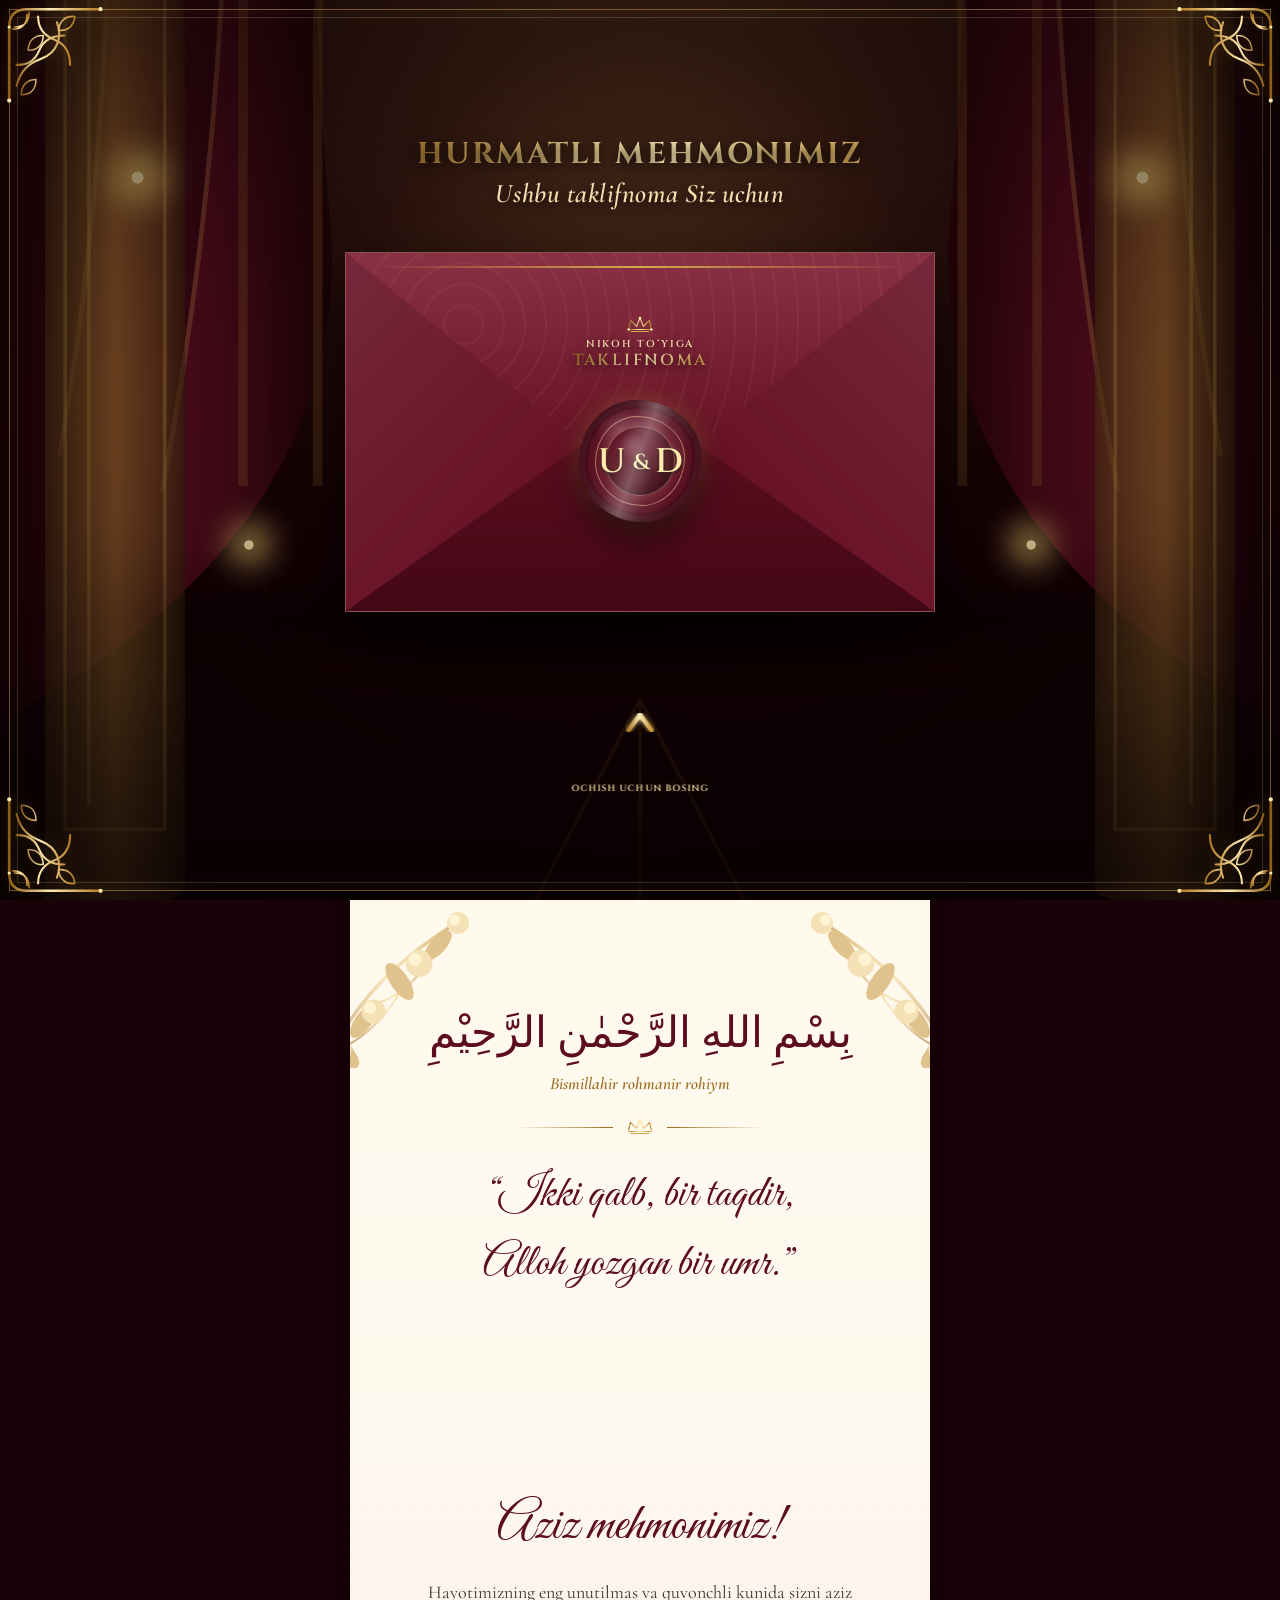
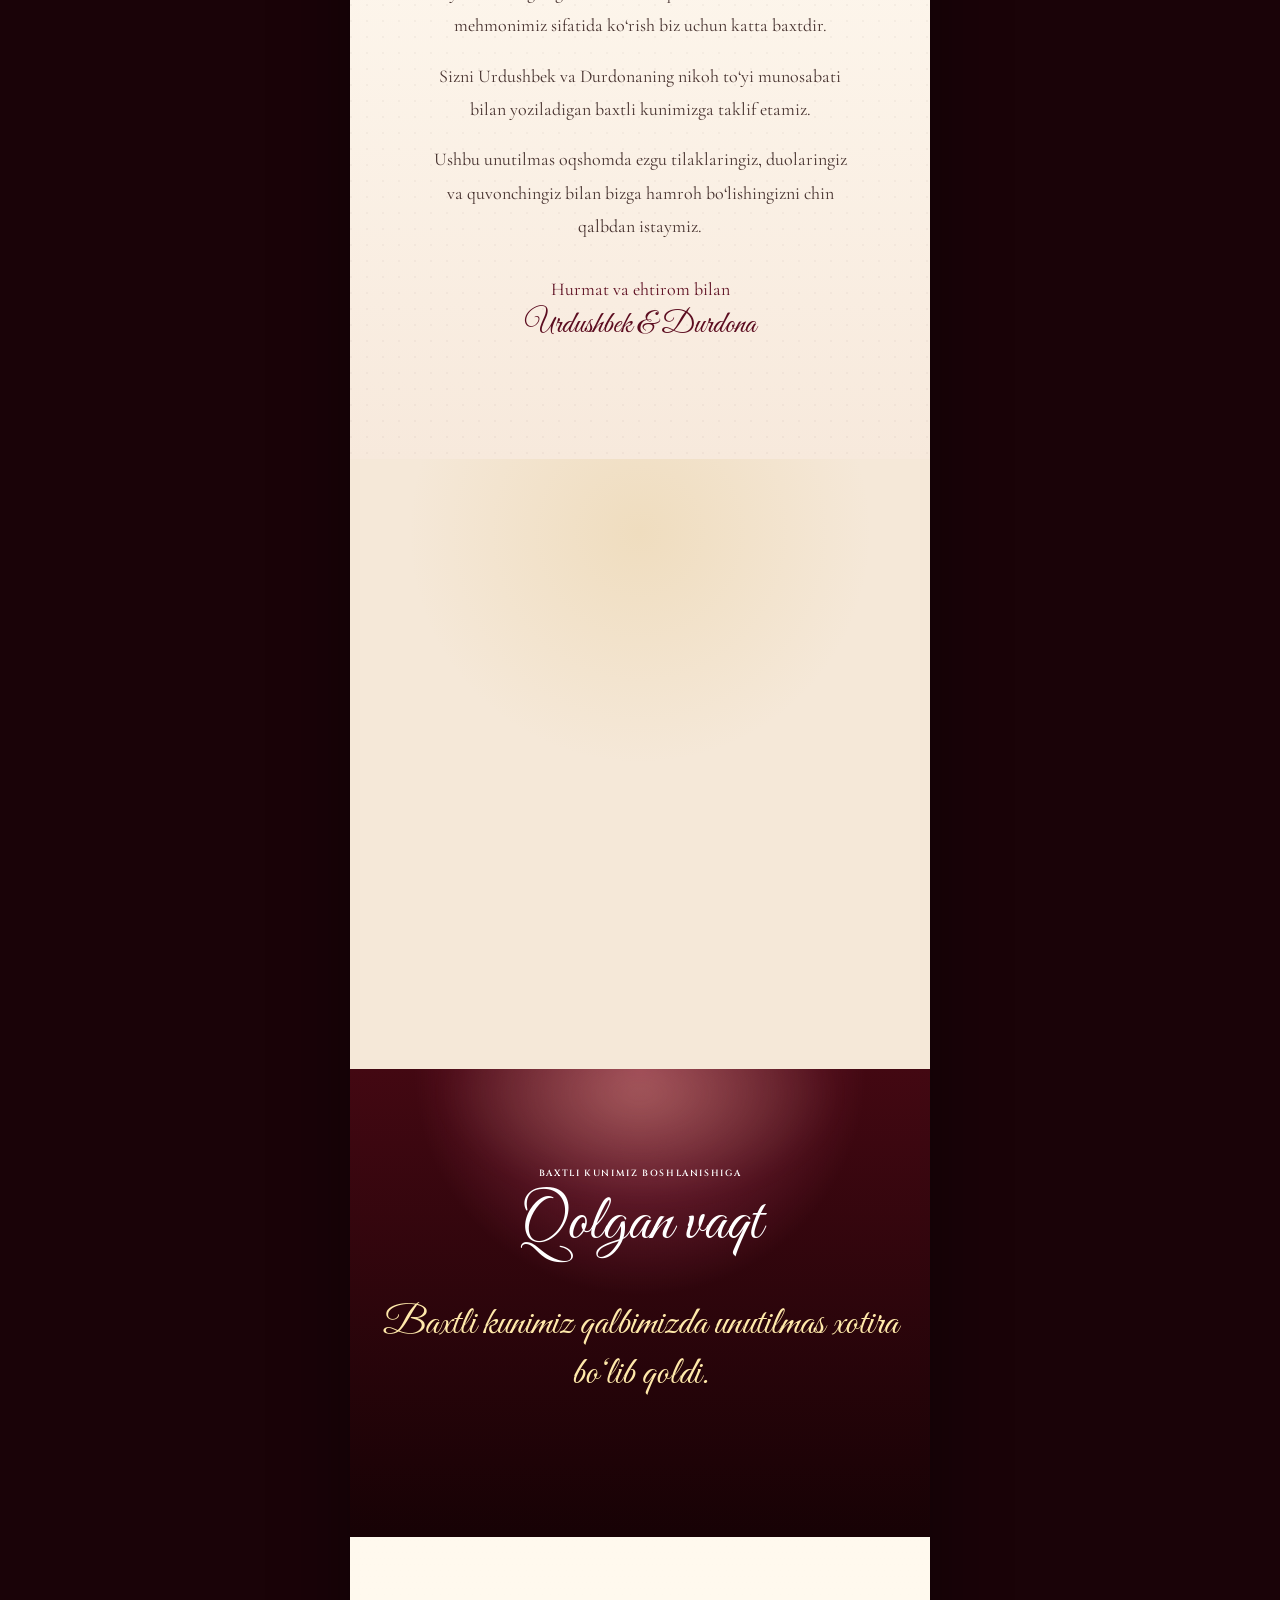
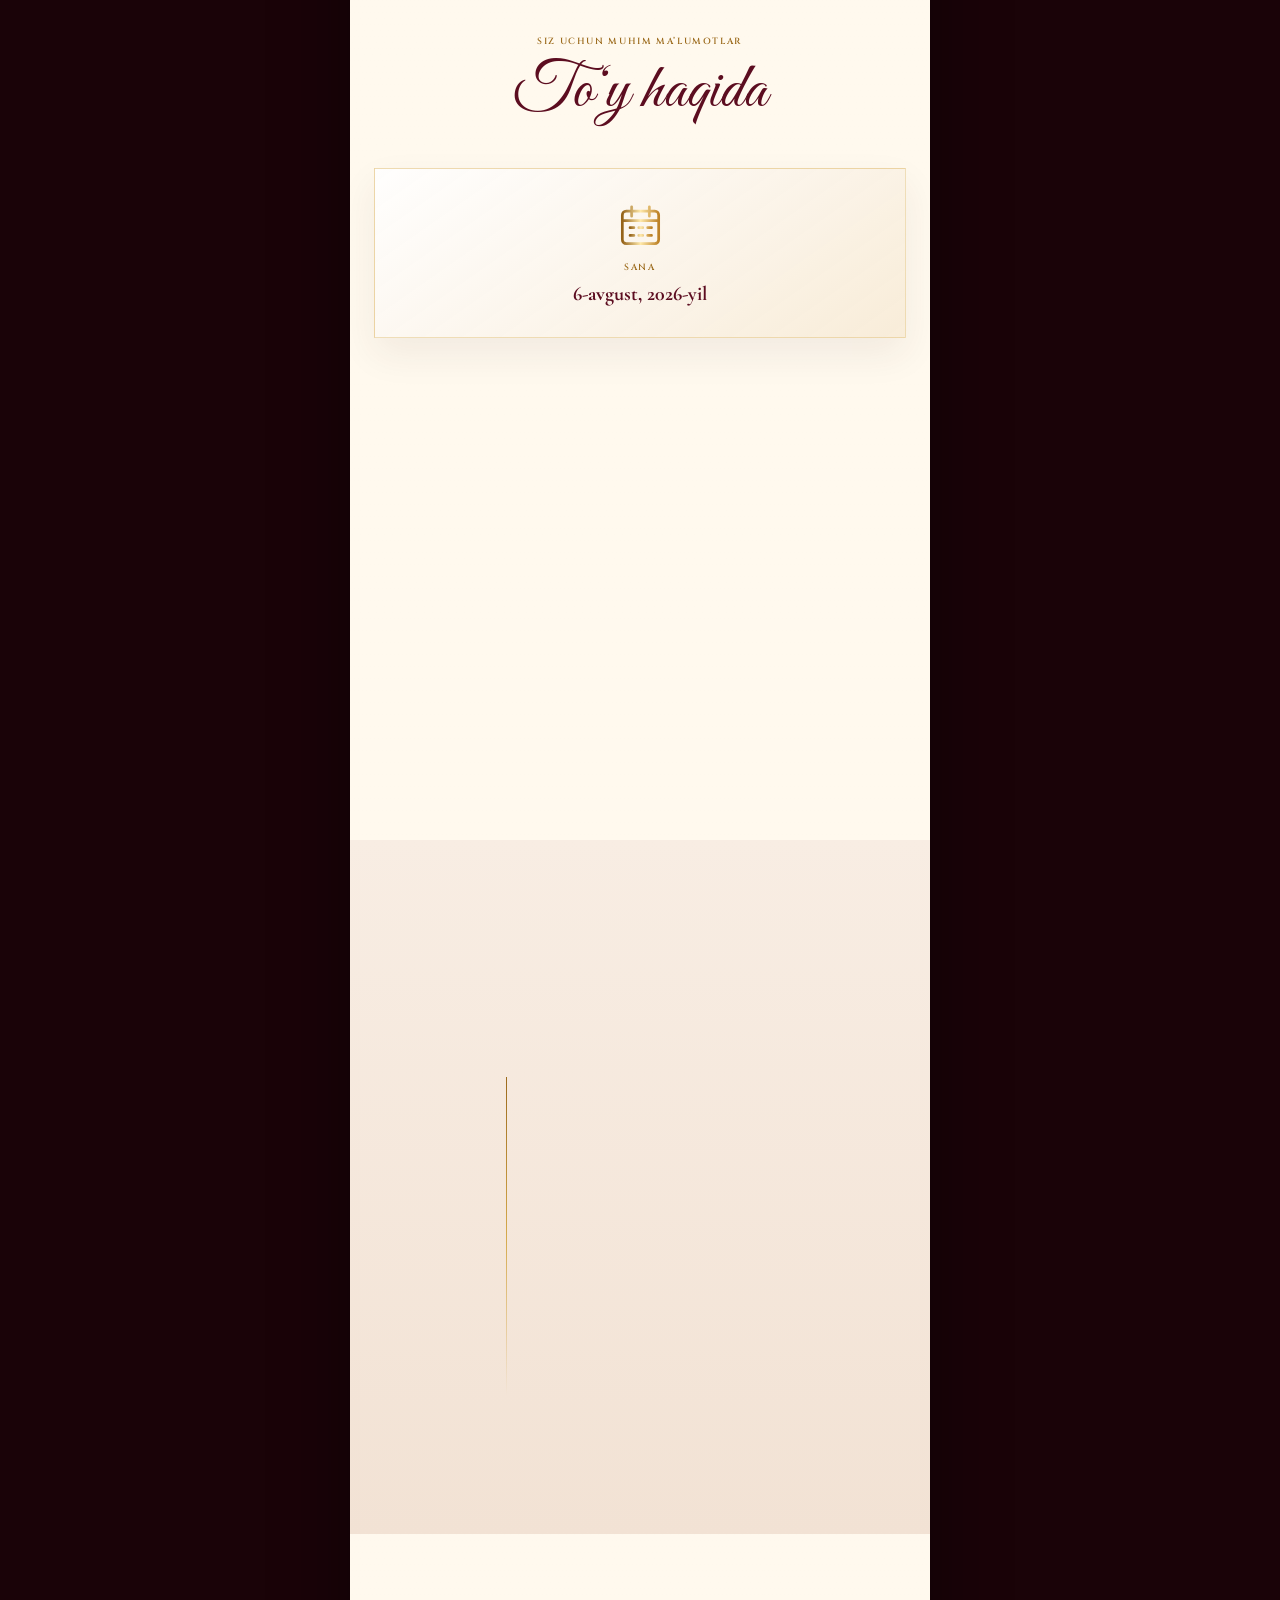
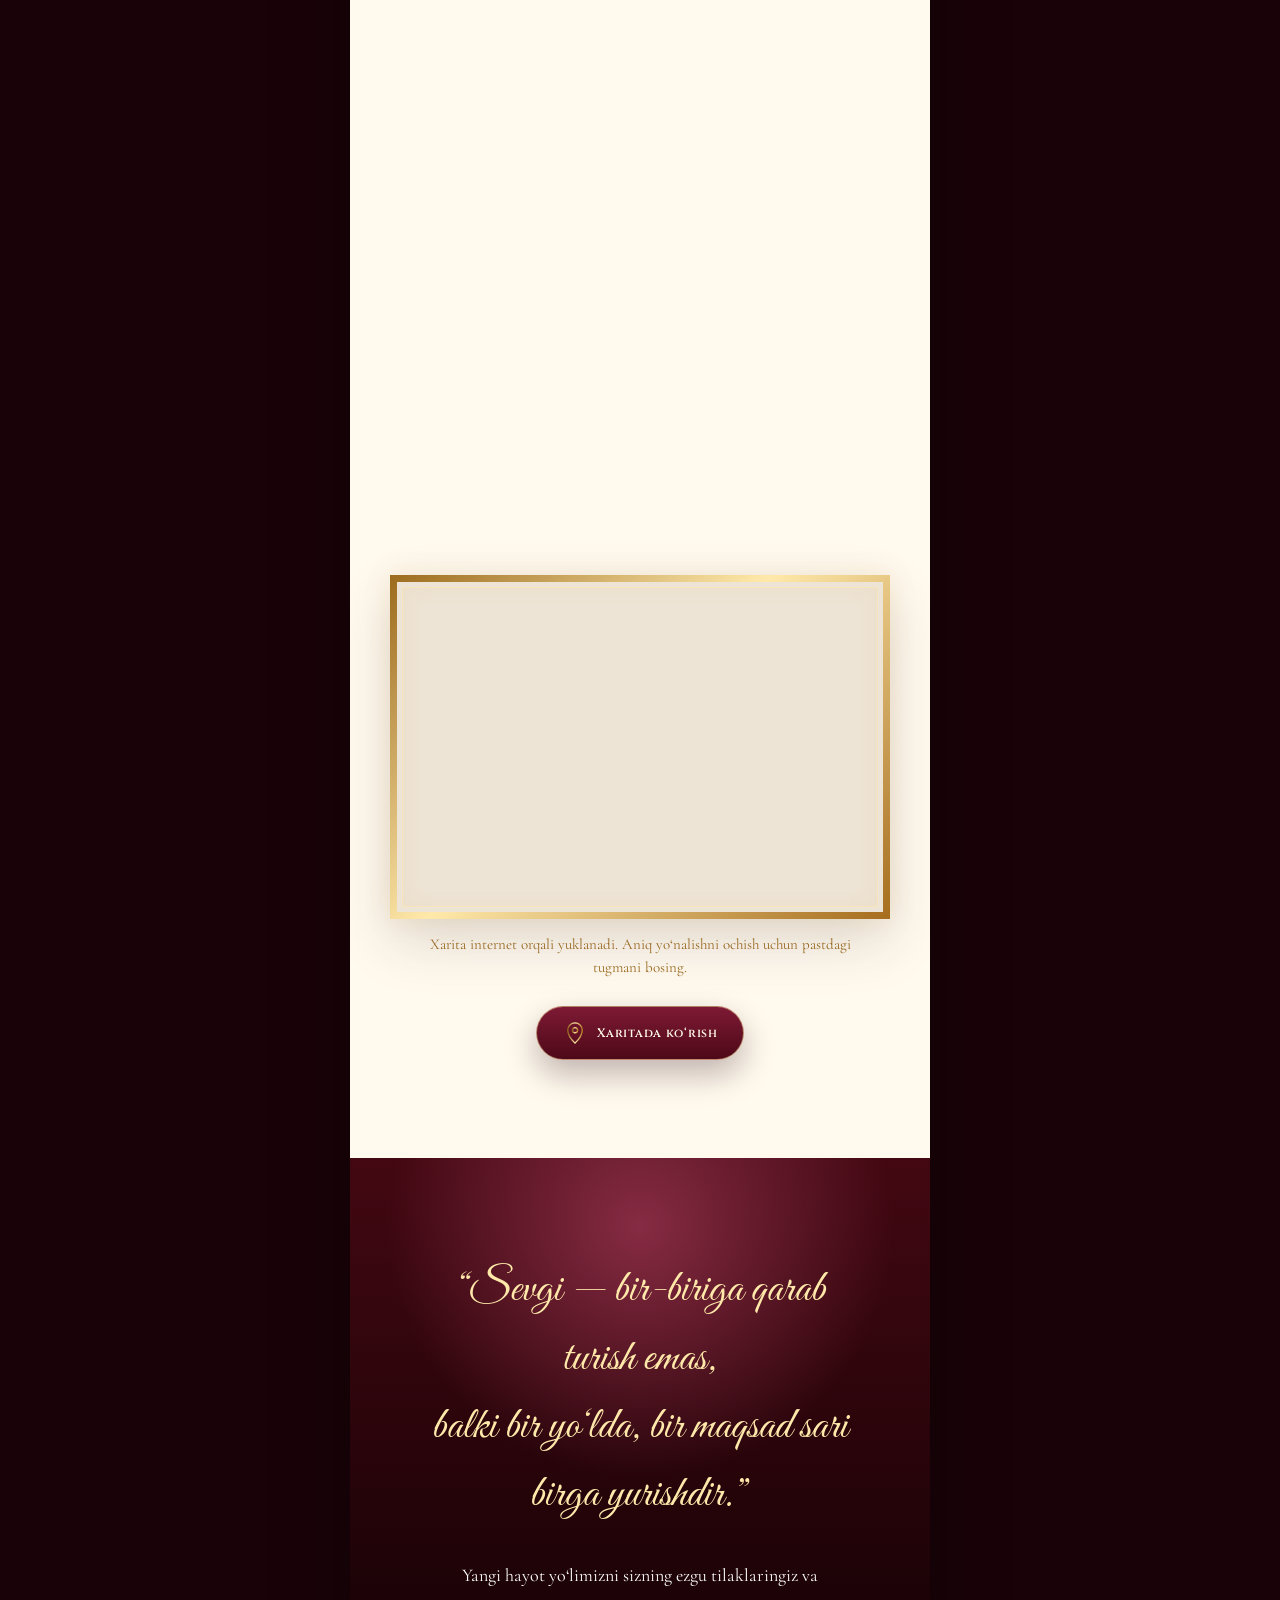
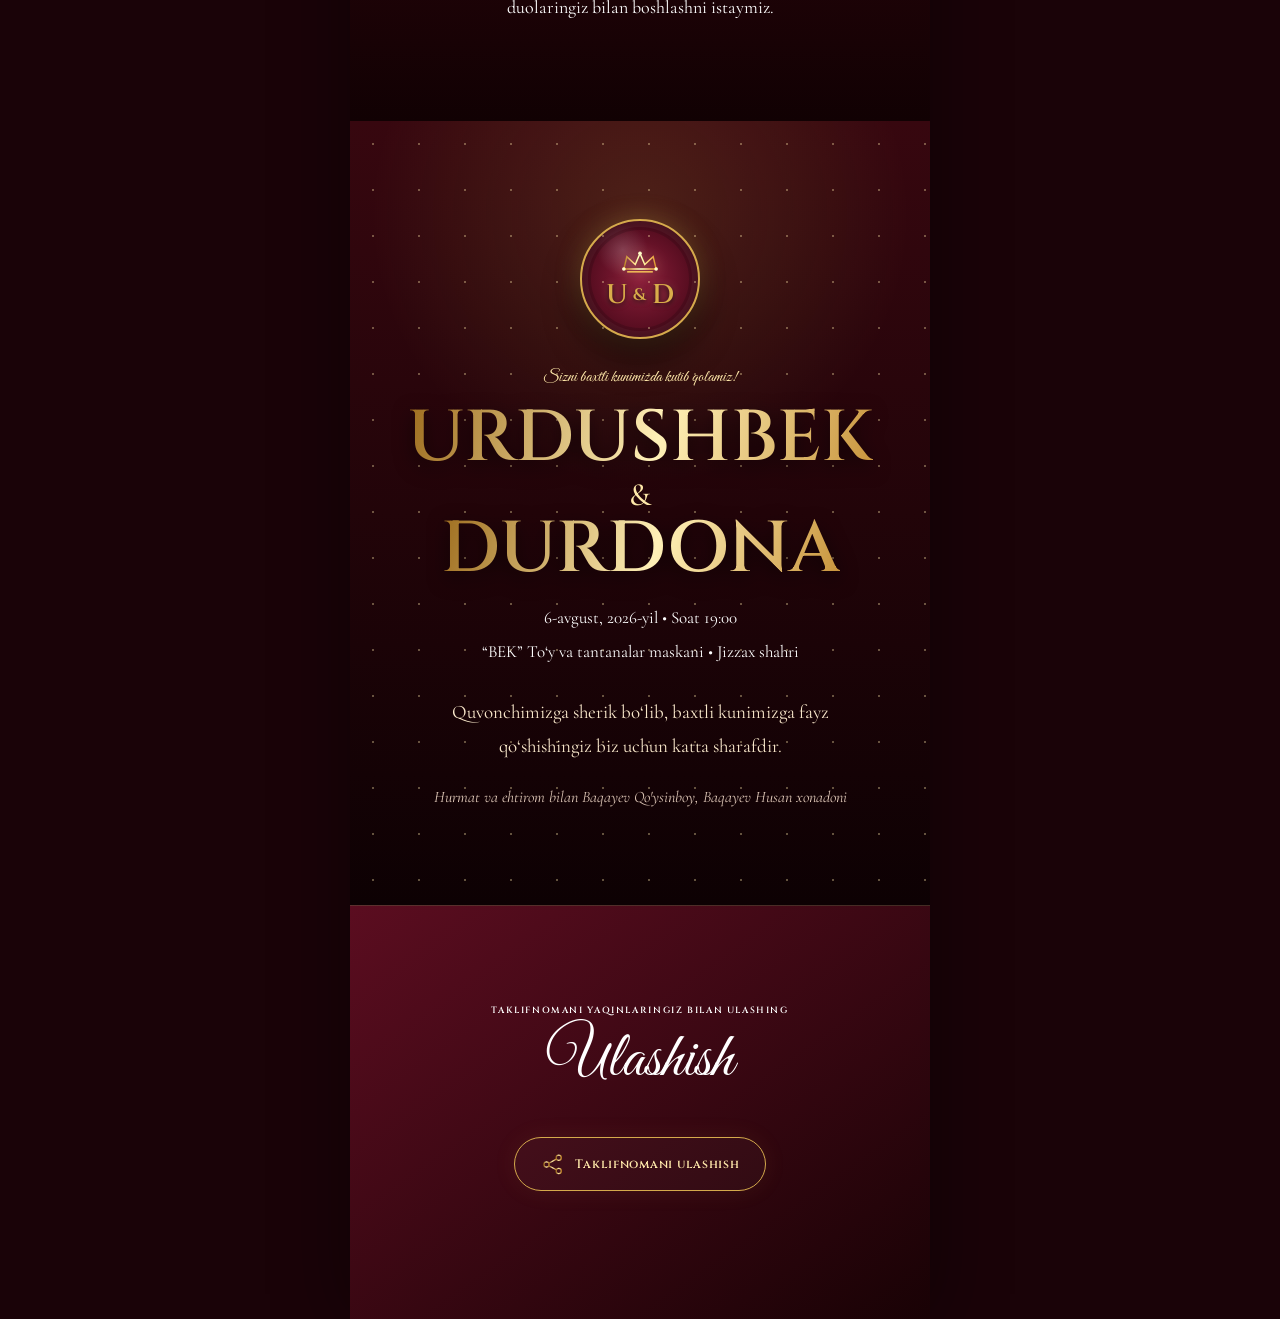
<file: index.html>
<!doctype html>
<html lang="uz">

<head>
  <meta charset="utf-8">
  <meta name="viewport" content="width=device-width, initial-scale=1, viewport-fit=cover">
  <meta name="theme-color" content="#170205">
  <meta name="color-scheme" content="dark">
  <meta name="description" content="Urdushbek va Durdonaning nikoh to‘yiga elektron taklifnoma.">
  <meta property="og:title" content="Urdushbek & Durdona — Nikoh to‘yiga taklifnoma">
  <meta property="og:description" content="6-avgust, 2026-yil • Soat 19:00 • “BEK” To‘y va tantanalar maskani">
  <meta property="og:type" content="website">
  <meta property="og:image" content="assets/images/share-cover.svg">
  <title>Urdushbek & Durdona — Urdushbek Company</title>

  <link rel="preconnect" href="https://fonts.googleapis.com">
  <link rel="preconnect" href="https://fonts.gstatic.com" crossorigin>
  <link
    href="https://fonts.googleapis.com/css2?family=Cinzel:wght@500;600;700&family=Cormorant+Garamond:ital,wght@0,500;0,600;1,500;1,600&family=Great+Vibes&display=swap"
    rel="stylesheet">

  <link rel="icon" href="assets/images/royal-monogram.svg" type="image/svg+xml">
  <link rel="stylesheet" href="style.css?v=5">
</head>

<body>
  <noscript>
    <div class="noscript">Taklifnomani ochish uchun JavaScript yoqilgan bo‘lishi kerak.</div>
  </noscript>

  <div id="preloader" class="preloader" aria-hidden="true">
    <div class="preloader-crest">
      <img src="assets/images/royal-monogram.svg" alt="">
    </div>
    <p>Taklifnoma yuklanmoqda... Biroz kuting...</p>
  </div>

  <canvas id="particleCanvas" class="particle-canvas" aria-hidden="true"></canvas>
  <div id="scrollProgress" class="scroll-progress" aria-hidden="true"></div>

  <!-- ROYAL PALACE OPENING SCREEN -->
  <section id="royalIntro" class="royal-intro" aria-label="Taklifnomani ochish">
    <img class="palace-background" src="assets/images/royal-palace-bg.svg" alt="">
    <div class="palace-vignette"></div>
    <div class="light-rays" aria-hidden="true"></div>

    <div class="royal-border" aria-hidden="true">
      <img class="corner corner-tl" src="assets/images/gold-corner.svg" alt="">
      <img class="corner corner-tr" src="assets/images/gold-corner.svg" alt="">
      <img class="corner corner-bl" src="assets/images/gold-corner.svg" alt="">
      <img class="corner corner-br" src="assets/images/gold-corner.svg" alt="">
    </div>

    <div class="intro-content simplified-intro">
      <div id="envelopeStage" class="envelope-stage">
        <div id="introGuestMessage" class="intro-guest-message" aria-live="polite">
          <span>HURMATLI MEHMONIMIZ</span>
          <strong>Ushbu taklifnoma Siz uchun</strong>
        </div>
        <div class="envelope-ground"></div>

        <div id="royalEnvelope" class="royal-envelope" role="button" tabindex="0"
          aria-label="Nikoh to‘yi taklifnomasini ochish">
          <div class="envelope-back"></div>

          <div class="invitation-card" aria-hidden="true">
            <div class="card-frame"></div>
            <div class="card-monogram" aria-label="U va D monogrammasi">
              <span>U</span>
              <i>&amp;</i>
              <span>D</span>
            </div>
            <small>NIKOH TO‘YIMIZGA</small>
            <strong>Urdushbek &amp; Durdona</strong>
            <span>06 • 08 • 2026</span>
          </div>

          <div class="envelope-liner"></div>
          <div class="envelope-left"></div>
          <div class="envelope-right"></div>
          <div class="envelope-bottom"></div>
          <div class="envelope-flap"></div>

          <div class="closed-envelope-label" aria-hidden="true">
            <img src="assets/images/crown-divider.svg" alt="">
            <span>NIKOH TO‘YIGA</span>
            <strong>TAKLIFNOMA</strong>
          </div>

          <span id="sealButton" class="royal-seal" aria-hidden="true">
            <span>U <i>&amp;</i> D</span>
            <em></em>
          </span>

          <div class="seal-fragments" aria-hidden="true">
            <i></i><i></i><i></i><i></i><i></i><i></i>
          </div>
        </div>

        <button id="arrowOpenButton" class="open-arrow centered-open-arrow" type="button" aria-label="Konvertni ochish">
          <svg viewBox="0 0 160 125" aria-hidden="true">
            <defs>
              <linearGradient id="arrowGold" x1="0" x2="1">
                <stop offset="0" stop-color="#a87725" />
                <stop offset=".48" stop-color="#fff0bc" />
                <stop offset="1" stop-color="#c69437" />
              </linearGradient>
              <filter id="arrowGlow">
                <feGaussianBlur stdDeviation="3.5" result="blur" />
                <feMerge>
                  <feMergeNode in="blur" />
                  <feMergeNode in="SourceGraphic" />
                </feMerge>
              </filter>
            </defs>
            <path class="arrow-trail" d="M80 108 C80 88 80 68 80 43" />
            <path class="arrow-head" d="M61 61 L80 36 L99 61" />
          </svg>
          <span>OCHISH UCHUN BOSING</span>
        </button>
      </div>
    </div>
  </section>

  <!-- MAIN INVITATION -->
  <main id="invitation" class="invitation" aria-hidden="true">
    <section class="hero-section section" id="home">
      <img class="hero-bg" src="assets/images/royal-palace-bg.svg" alt="">
      <div class="hero-overlay"></div>
      <div class="hero-frame"></div>

      <div class="hero-copy" data-reveal="zoom">
        <div class="hero-crest hero-monogram" aria-label="U va D monogrammasi">
          <img src="assets/images/crown-divider.svg" alt="">
          <strong>
            <span>U</span>
            <i>&amp;</i>
            <span>D</span>
          </strong>
        </div>
        <p class="hero-kicker">NIKOH TO‘YIMIZGA TAKLIF ETAMIZ</p>
        <h2 class="animated-main-title">
          <span>Urdushbek</span>
          <b>&amp;</b>
          <span>Durdona</span>
        </h2>
        <div class="hero-meta">
          <span>06.08.2026</span><i></i><span>19:00</span>
        </div>
      </div>

      <a class="scroll-cue" href="#bismillahSection" aria-label="Taklifnomani to‘liq ko‘rish">

        <strong>TAKLIFNOMANI TO‘LIQ KO‘RISH</strong>
        <small>Pastga davom eting</small>

        <span class="scroll-arrows" aria-hidden="true">
          <i></i>
          <i></i>
        </span>
      </a>
    </section>

    <section class="bismillah-section section paper-section" id="bismillahSection">
      <img class="section-ornament ornament-left" src="assets/images/gold-botanical.svg" alt="">
      <img class="section-ornament ornament-right" src="assets/images/gold-botanical.svg" alt="">

      <div class="narrow" data-reveal="rise">
        <p class="arabic" dir="rtl">بِسْمِ اللهِ الرَّحْمٰنِ الرَّحِيْمِ</p>
        <p class="transliteration">Bismillahir rohmanir rohiym</p>
        <div class="wide-divider"><span></span><img src="assets/images/crown-divider.svg" alt=""><span></span></div>
        <blockquote>“Ikki qalb, bir taqdir,<br>Alloh yozgan bir umr.”</blockquote>
      </div>
    </section>

    <section class="message-section section" id="aboutSection">
      <div class="paper-grain"></div>
      <div class="narrow" data-reveal="fade">
        <p id="guestGreeting" class="guest-greeting">Aziz mehmonimiz!</p>
        <p>
          Hayotimizning eng unutilmas va quvonchli kunida sizni aziz mehmonimiz
          sifatida ko‘rish biz uchun katta baxtdir.
        </p>
        <p>
          Sizni Urdushbek va Durdonaning nikoh to‘yi munosabati bilan
          yoziladigan baxtli kunimizga taklif etamiz.
        </p>
        <p>
          Ushbu unutilmas oqshomda ezgu tilaklaringiz, duolaringiz va
          quvonchingiz bilan bizga hamroh bo‘lishingizni chin qalbdan istaymiz.
        </p>
        <p class="signature">Hurmat va ehtirom bilan<br><strong>Urdushbek &amp; Durdona</strong></p>
      </div>
    </section>

    <section class="date-section section paper-section" id="dateSection">
      <div class="section-heading" data-reveal="rise">
        <span>Ushbu sanani qalbingizga yozib qo‘ying</span>
        <h2>To‘y sanasi</h2>
      </div>

      <article class="royal-calendar" data-reveal="zoom">
        <div class="calendar-inner-border"></div>
        <img class="calendar-icon" src="assets/images/icon-calendar.svg" alt="">
        <div class="calendar-year">2026</div>
        <div class="calendar-main">
          <strong>06</strong>
          <div>
            <b>AVGUST</b>
            <span>PAYSHANBA</span>
          </div>
        </div>
        <div class="calendar-time">SOAT <strong>19:00</strong></div>
      </article>
    </section>

    <section class="countdown-section section">
      <div class="countdown-glow"></div>
      <div class="section-heading light" data-reveal="rise">
        <span>Baxtli kunimiz boshlanishiga</span>
        <h2>Qolgan vaqt</h2>
      </div>

      <div id="countdown" class="countdown" data-reveal="zoom" aria-live="polite">
        <div><strong id="days">25</strong><span>Kun</span></div>
        <div><strong id="hours">00</strong><span>Soat</span></div>
        <div><strong id="minutes">00</strong><span>Daqiqa</span></div>
        <div><strong id="seconds">00</strong><span>Soniya</span></div>
      </div>
      <p id="countdownMessage" class="countdown-message" hidden></p>
    </section>

    <section class="details-section section paper-section">
      <div class="section-heading" data-reveal="rise">
        <span>Siz uchun muhim ma’lumotlar</span>
        <h2>To‘y haqida</h2>
      </div>

      <div class="detail-grid">
        <article data-reveal="left">
          <img src="assets/images/icon-calendar.svg" alt="">
          <span>SANA</span>
          <strong>6-avgust, 2026-yil</strong>
        </article>

        <article data-reveal="right">
          <img src="assets/images/icon-clock.svg" alt="">
          <span>BOSHLANISH VAQTI</span>
          <strong>Soat 19:00</strong>
        </article>

        <article data-reveal="left">
          <img src="assets/images/icon-location.svg" alt="">
          <span>MANZIL</span>
          <strong>“BEK” To‘y va tantanalar maskani</strong>
          <small>Jizzax shahri, Jizzax viloyati</small>
        </article>
      </div>
    </section>

    <section class="timeline-section section">
      <div class="section-heading" data-reveal="rise">
        <span>Unutilmas oqshom</span>
        <h2>To‘y dasturi</h2>
      </div>
      <div id="timeline" class="timeline"></div>
    </section>

    <section class="venue-section section paper-section" id="venueSection">
      <div class="section-heading" data-reveal="rise">
        <span>Sizni go‘zal maskanda kutib qolamiz</span>
        <h2>Manzil</h2>
      </div>

      <div class="venue-illustration" data-reveal="zoom">
        <img class="venue-photo" src="assets/images/bek.png" alt="BEK To‘y va tantanalar maskani">
        <div class="venue-light-sweep"></div>
      </div>

      <div class="venue-copy" data-reveal="rise">
        <h3>“BEK” To‘y va tantanalar maskani</h3>
        <p>Jizzax shahri, Jizzax viloyati</p>
      </div>

      <div class="real-map-card" data-reveal="zoom">
        <div class="real-map-gold-frame" aria-hidden="true"></div>
        <iframe title="BEK To‘y va tantanalar maskani"
          src="https://www.google.com/maps?q=40.1448882,67.8067056&z=14&output=embed" width="100%" height="330"
          style="border:0" loading="lazy" allowfullscreen referrerpolicy="no-referrer-when-downgrade">
        </iframe>
      </div>

      <p class="map-help-text" data-reveal="fade">
        Xarita internet orqali yuklanadi. Aniq yo‘nalishni ochish uchun pastdagi tugmani bosing.
      </p>

      <a class="royal-button burgundy" href="https://maps.app.goo.gl/K7DMrNXLy79T28VB8" target="_blank"
        rel="noopener noreferrer" data-reveal="rise">
        <img src="assets/images/icon-location.svg" alt="">
        Xaritada ko‘rish
      </a>
    </section>

    <section class="quote-section section">
      <div class="falling-petals" aria-hidden="true">
        <i></i><i></i><i></i><i></i><i></i><i></i>
      </div>
      <div class="narrow" data-reveal="fade">
        <blockquote>
          “Sevgi — bir-biriga qarab turish emas,<br>
          balki bir yo‘lda, bir maqsad sari birga yurishdir.”
        </blockquote>
        <p>Yangi hayot yo‘limizni sizning ezgu tilaklaringiz va duolaringiz bilan boshlashni istaymiz.</p>
      </div>
    </section>

    <section class="closing-section section">
      <div class="closing-stars"></div>
      <div class="hero-crest hero-monogram" aria-label="U va D monogrammasi">
        <img src="assets/images/crown-divider.svg" alt="">
        <strong>
          <span>U</span>
          <i>&amp;</i>
          <span>D</span>
        </strong>
      </div>
      <div data-reveal="rise">
        <p class="closing-lead">Sizni baxtli kunimizda kutib qolamiz!</p>
        <h2 class="animated-main-title closing-title">
          <span>Urdushbek</span><b>&amp;</b><span>Durdona</span>
        </h2>
        <p>6-avgust, 2026-yil • Soat 19:00</p>
        <p>“BEK” To‘y va tantanalar maskani • Jizzax shahri</p>
        <blockquote>
          Quvonchimizga sherik bo‘lib, baxtli kunimizga fayz qo‘shishingiz
          biz uchun katta sharafdir.
        </blockquote>
        <small>Hurmat va ehtirom bilan Baqayev Qo'ysinboy, Baqayev Husan xonadoni</small>
      </div>
    </section>

    <section class="share-section section">
      <div class="section-heading light" data-reveal="rise">
        <span>Taklifnomani yaqinlaringiz bilan ulashing</span>
        <h2>Ulashish</h2>
      </div>
      <button id="shareButton" class="royal-button outline" type="button" data-reveal="zoom">
        <img src="assets/images/icon-share.svg" alt="">
        Taklifnomani ulashish
      </button>
      <p id="shareStatus" class="share-status" aria-live="polite"></p>
    </section>
  </main>

  <button id="musicToggle" class="music-toggle" type="button" aria-label="Musiqani pauza qilish" hidden>
    <img src="assets/images/icon-music.svg" alt="">
    <span id="musicIcon">Ⅱ</span>
    <i></i><i></i><i></i>
  </button>

  <audio id="backgroundMusic" preload="metadata" loop>
    <source src="assets/audio/royal-palace-theme.mp3" type="audio/mpeg">
    <source src="assets/audio/royal-palace-theme.wav" type="audio/wav">
  </audio>

  <script src="script.js"></script>
</body>

</html>
</file>
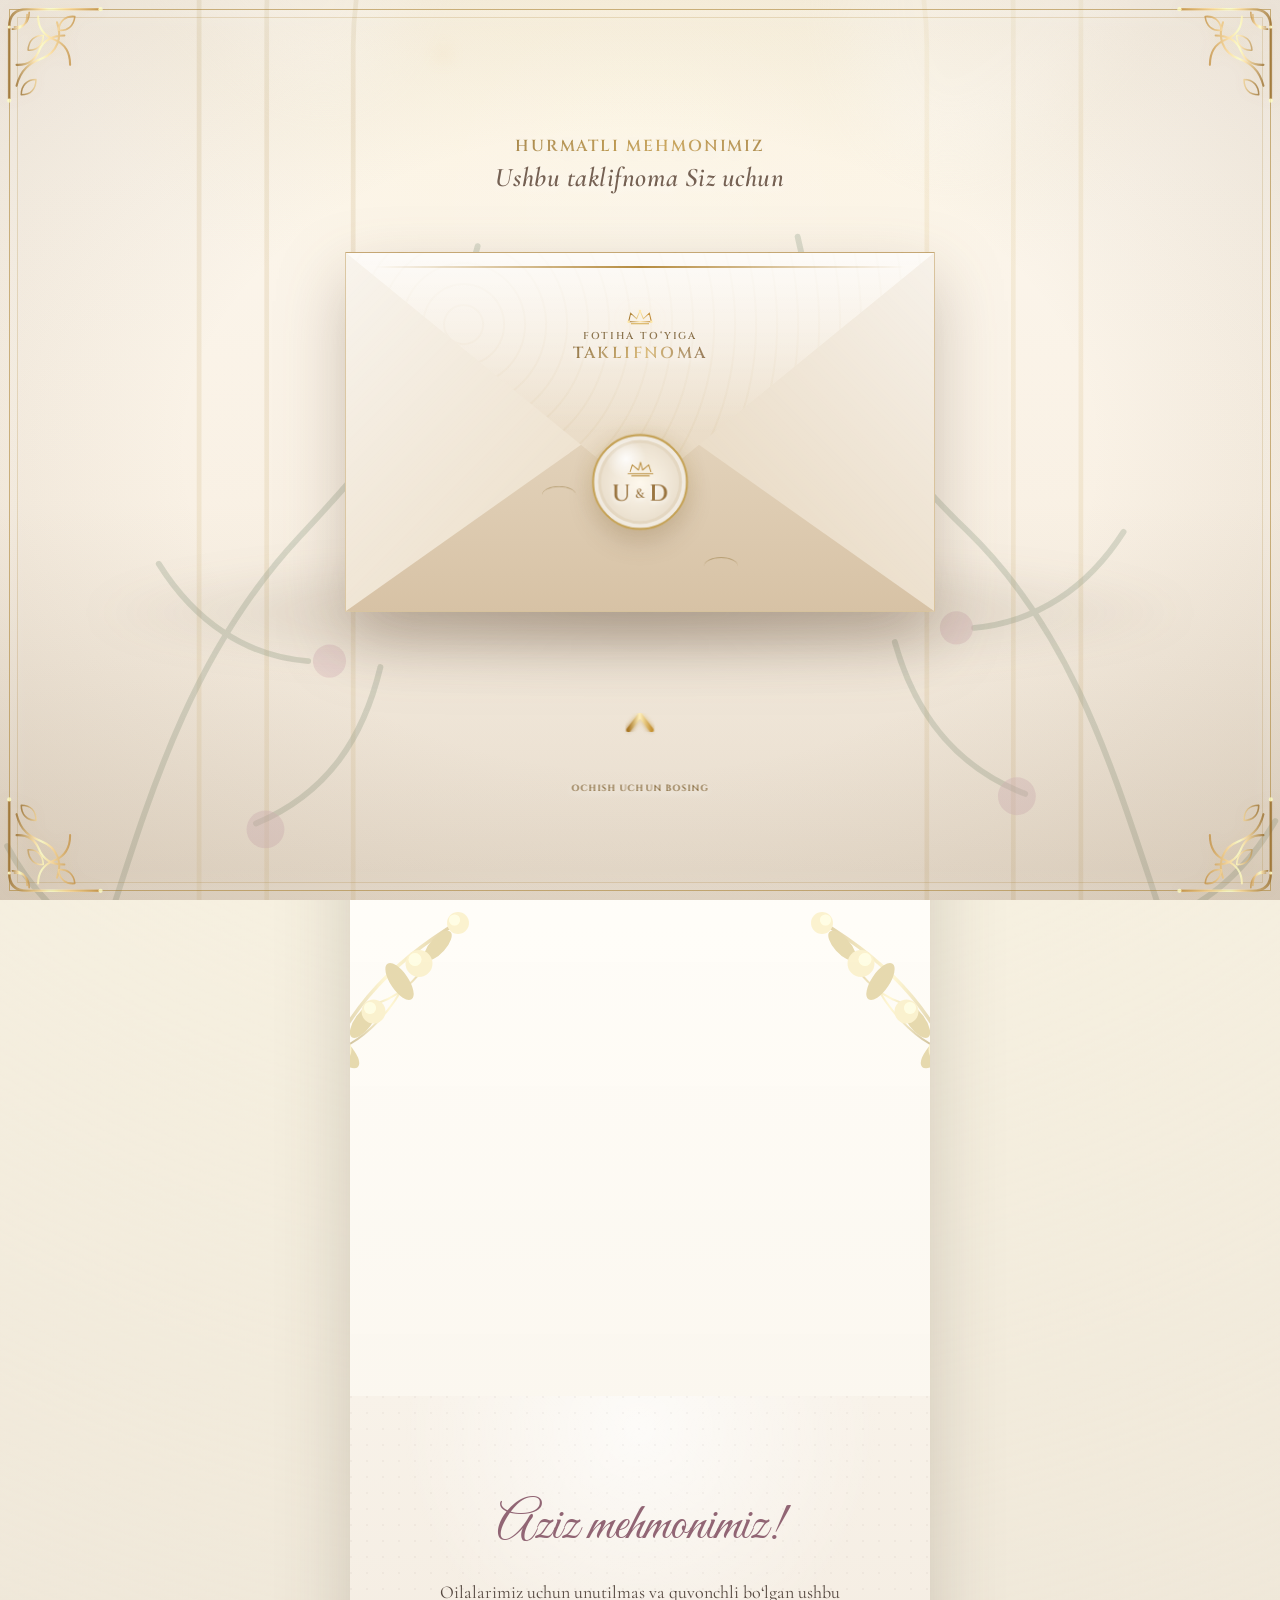
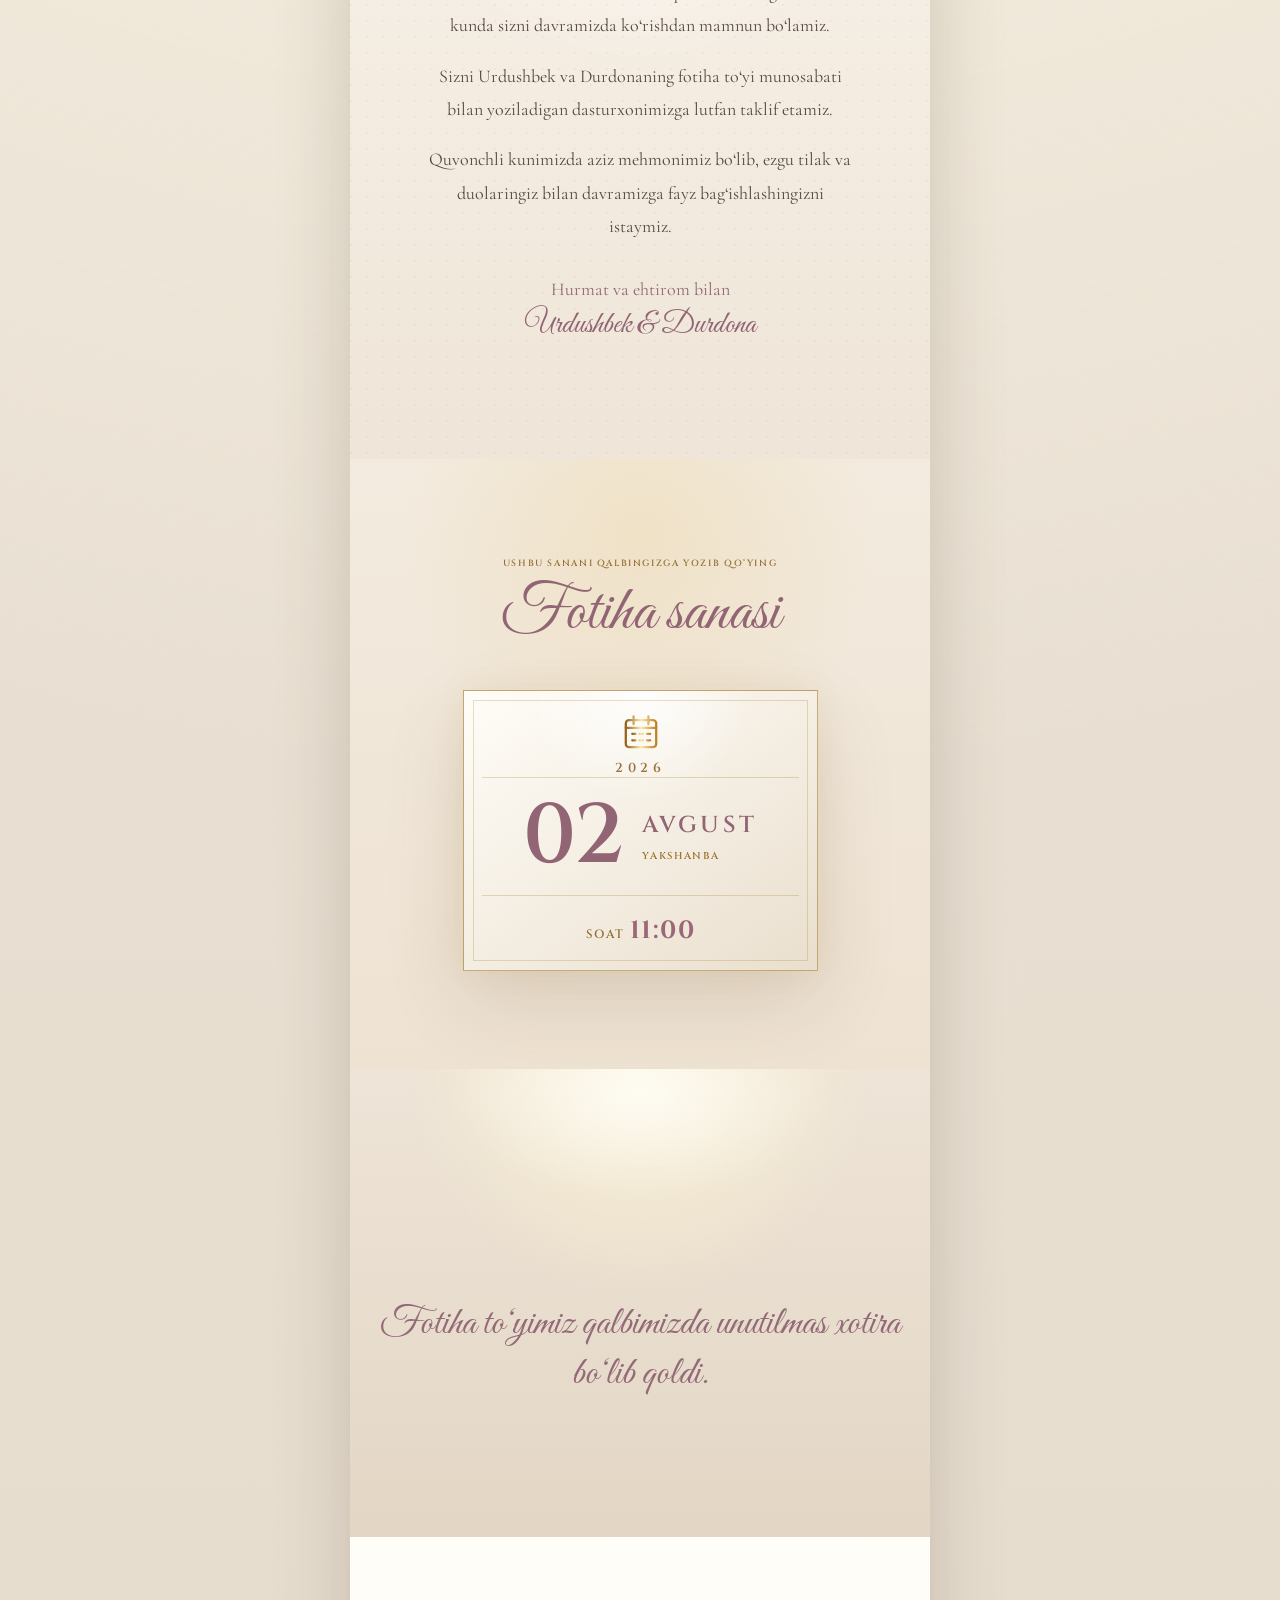
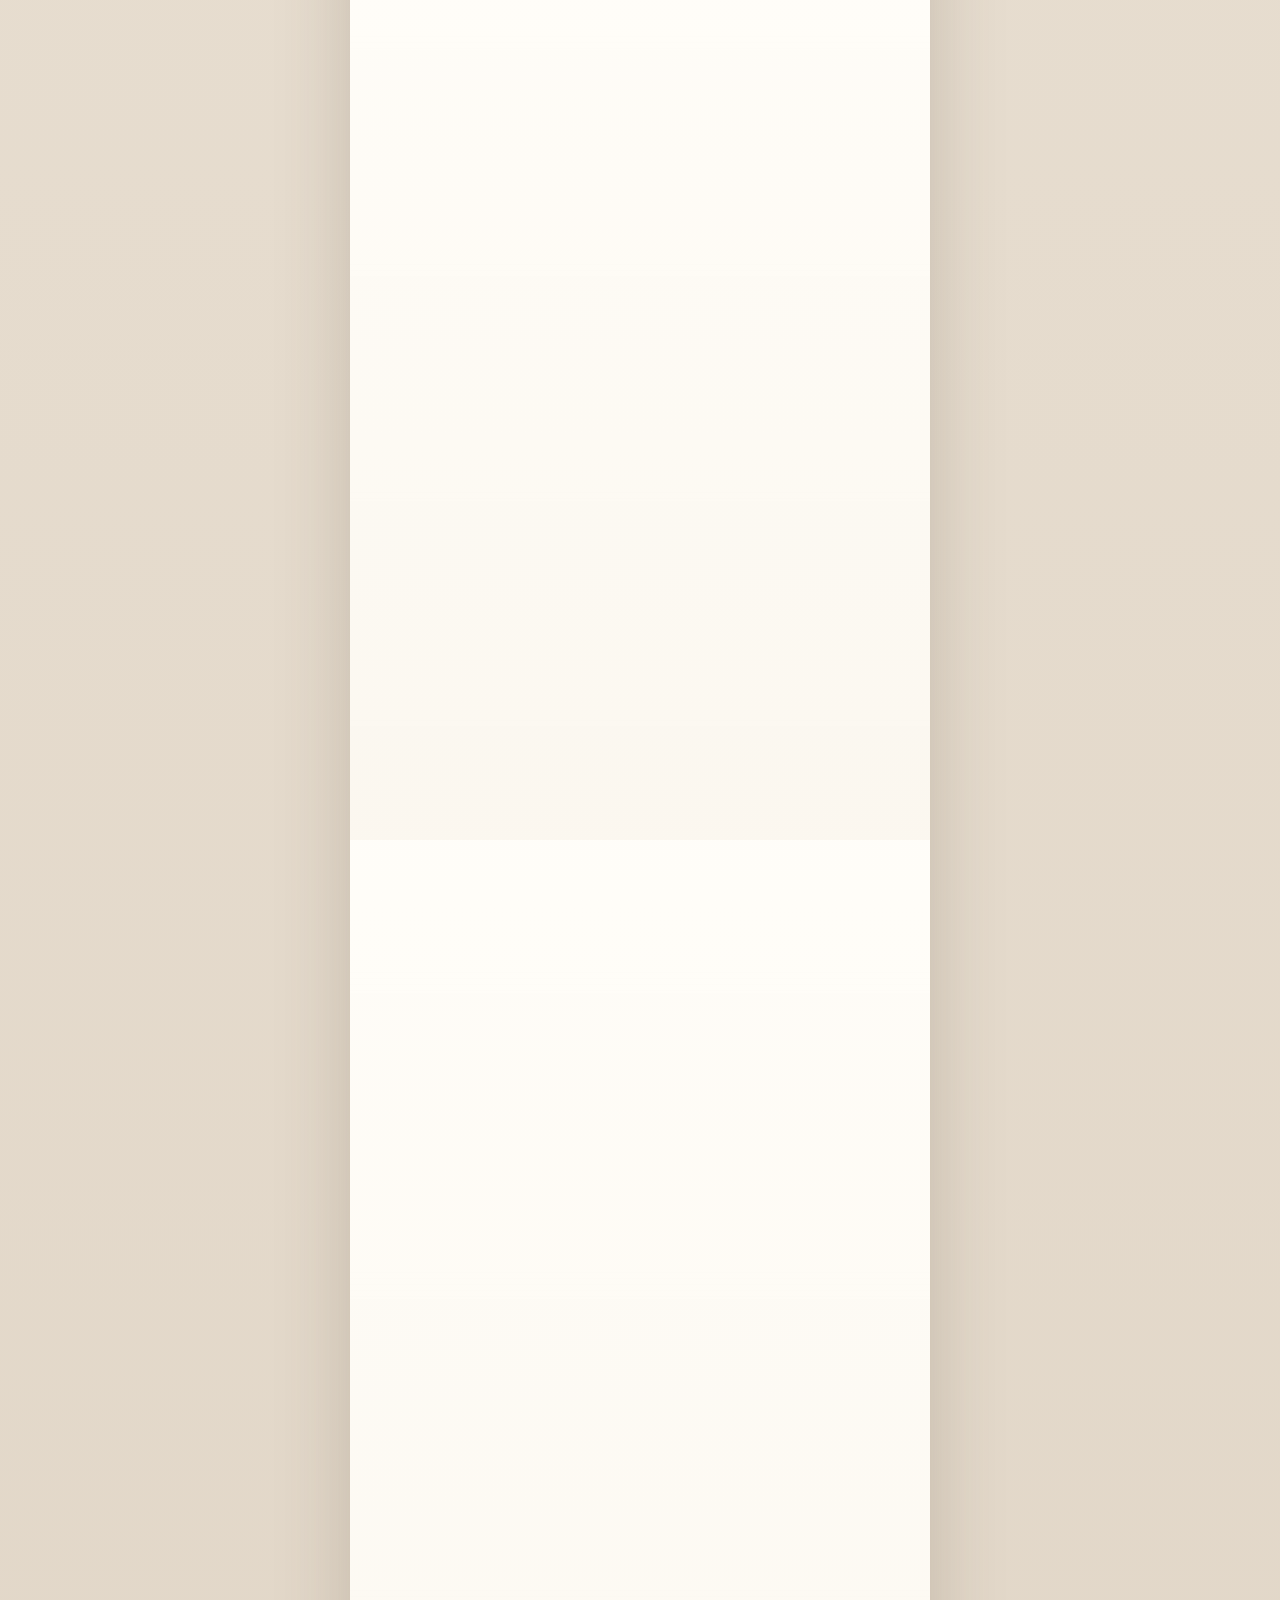
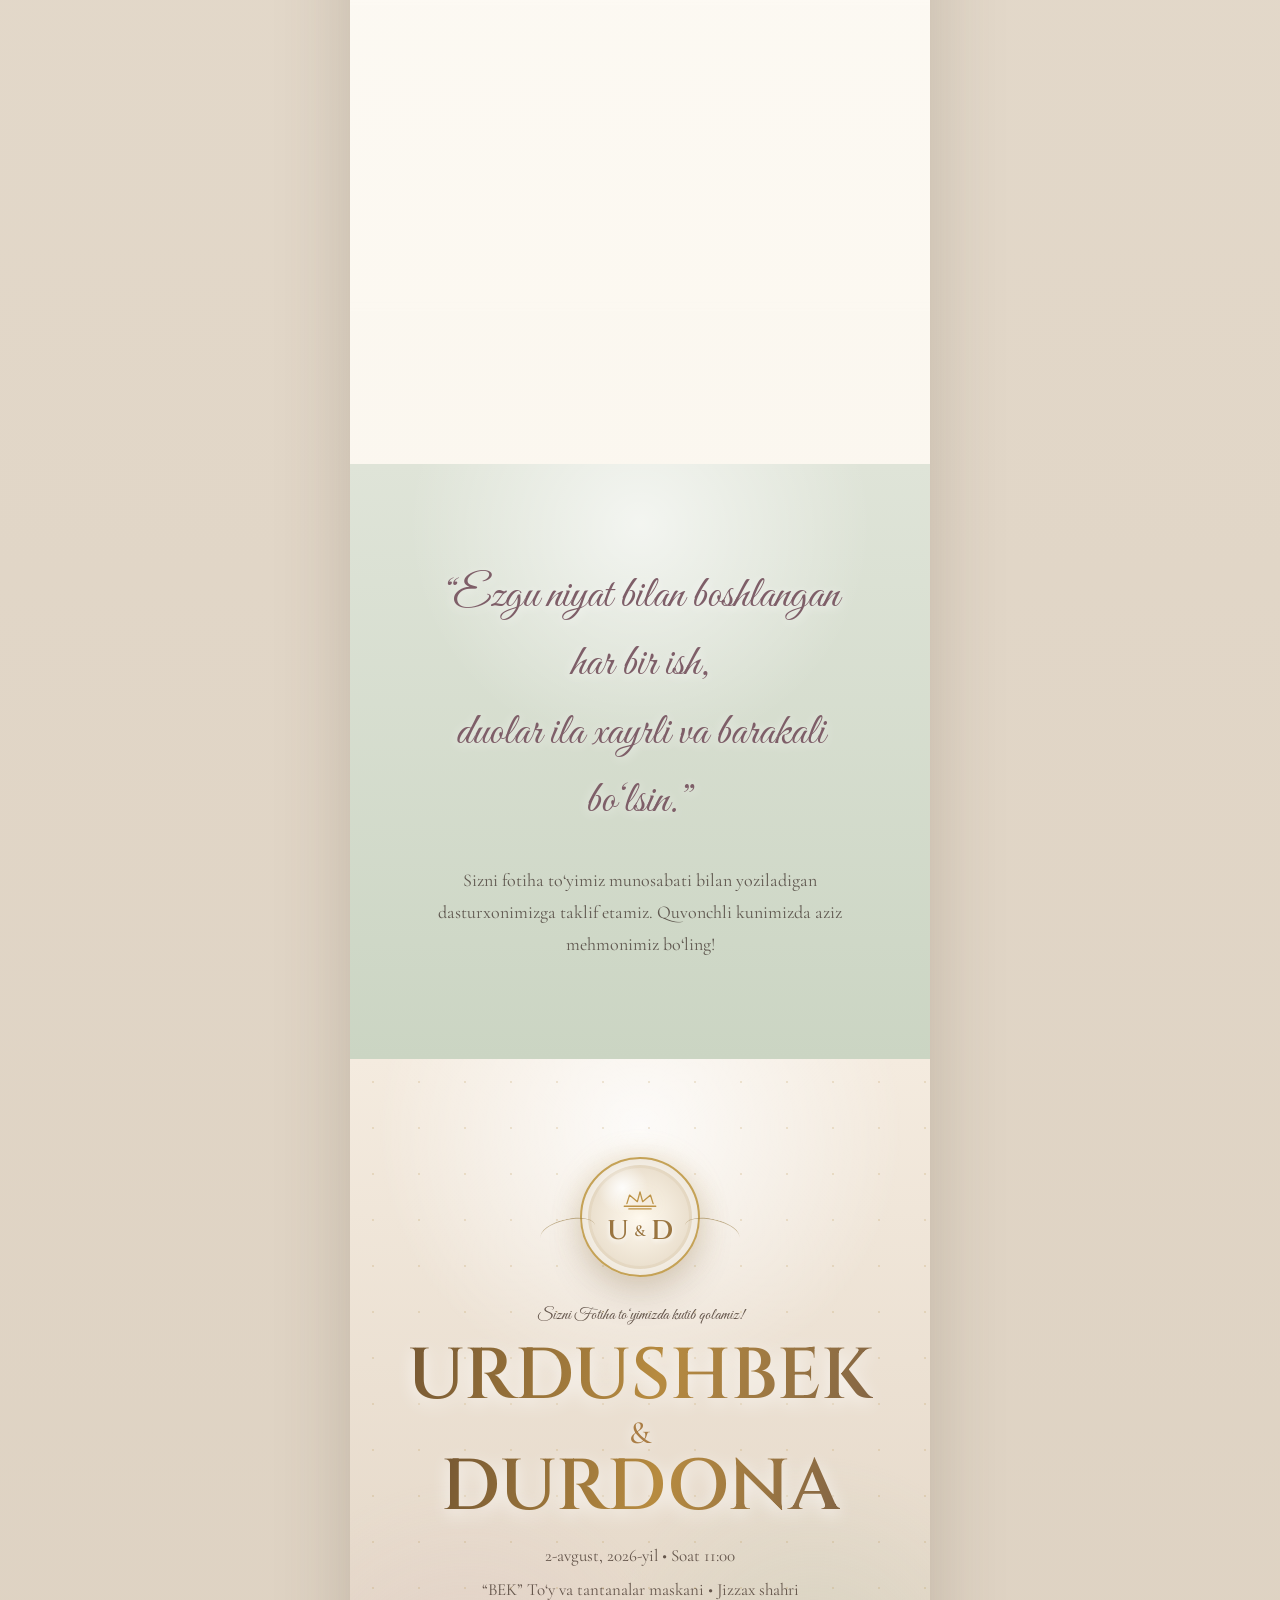
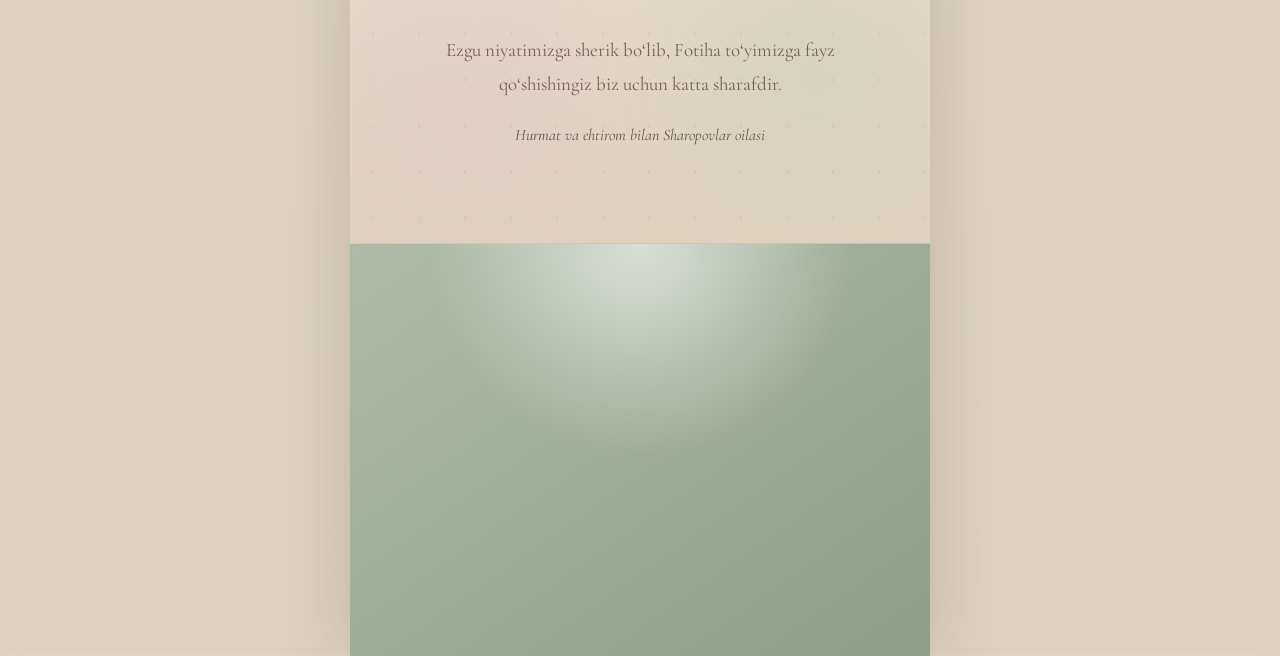
<file: fotiha/index.html>
<!doctype html>
<html lang="uz">

<head>
  <meta charset="utf-8">
  <meta name="viewport" content="width=device-width, initial-scale=1, viewport-fit=cover">
  <meta name="theme-color" content="#f4ecdf">
  <meta name="color-scheme" content="light">
  <meta name="description"
    content="Urdushbek va Durdonaning Fotiha to‘yiga Pearl Garden uslubidagi nafis elektron taklifnoma.">
  <meta property="og:title" content="Urdushbek & Durdona — Fotiha to‘yiga taklifnoma">
  <meta property="og:description" content="2-avgust, 2026-yil • Soat 11:00 • “BEK” To‘y va tantanalar maskani">
  <meta property="og:type" content="website">
  <meta property="og:image" content="assets/images/fotiha-share-cover.svg">
  <title>Urdushbek & Durdona — Fotiha to‘yiga taklifnoma</title>

  <link rel="preconnect" href="https://fonts.googleapis.com">
  <link rel="preconnect" href="https://fonts.gstatic.com" crossorigin>
  <link
    href="https://fonts.googleapis.com/css2?family=Cinzel:wght@500;600;700&family=Cormorant+Garamond:ital,wght@0,500;0,600;1,500;1,600&family=Great+Vibes&display=swap"
    rel="stylesheet">

  <link rel="icon" href="assets/images/royal-monogram.svg" type="image/svg+xml">
  <link rel="stylesheet" href="style.css?v=pearl-garden-20260802-8">
</head>

<body>
  <noscript>
    <div class="noscript">Taklifnomani ochish uchun JavaScript yoqilgan bo‘lishi kerak.</div>
  </noscript>

  <div id="preloader" class="preloader" aria-hidden="true">
    <div class="pearl-monogram preloader-pearl-monogram" aria-label="U va D monogrammasi">
      <span class="pearl-flourish pearl-flourish-left" aria-hidden="true"></span>

      <svg class="pearl-monogram-crown" viewBox="0 0 64 34" aria-hidden="true">
        <path d="M8 25h48M12 21l4-13 12 10 4-15 4 15 12-10 4 13M15 29h34"></path>
      </svg>

      <strong>
        <span>U</span>
        <i>&amp;</i>
        <span>D</span>
      </strong>

      <span class="pearl-flourish pearl-flourish-right" aria-hidden="true"></span>
    </div>
    <p>Taklifnoma yuklanmoqda... Biroz kuting...</p>
  </div>

  <canvas id="particleCanvas" class="particle-canvas" aria-hidden="true"></canvas>
  <div id="scrollProgress" class="scroll-progress" aria-hidden="true"></div>

  <!-- PEARL GARDEN OPENING SCREEN -->
  <section id="royalIntro" class="royal-intro" aria-label="Taklifnomani ochish">
    <img class="palace-background" src="assets/images/pearl-garden-bg.svg" alt="">
    <div class="palace-vignette"></div>
    <div class="light-rays" aria-hidden="true"></div>

    <div class="royal-border" aria-hidden="true">
      <img class="corner corner-tl" src="assets/images/gold-corner.svg" alt="">
      <img class="corner corner-tr" src="assets/images/gold-corner.svg" alt="">
      <img class="corner corner-bl" src="assets/images/gold-corner.svg" alt="">
      <img class="corner corner-br" src="assets/images/gold-corner.svg" alt="">
    </div>

    <div class="intro-content simplified-intro">
      <div id="envelopeStage" class="envelope-stage">
        <div id="introGuestMessage" class="intro-guest-message" aria-live="polite">
          <span>HURMATLI MEHMONIMIZ</span>
          <strong>Ushbu taklifnoma Siz uchun</strong>
        </div>
        <div class="envelope-ground"></div>

        <div id="royalEnvelope" class="royal-envelope" role="button" tabindex="0"
          aria-label="Fotiha to‘yi taklifnomasini ochish">
          <div class="envelope-back"></div>

          <div class="invitation-card" aria-hidden="true">
            <div class="card-frame"></div>
            <div class="card-monogram" aria-label="U va D monogrammasi">
              <span>U</span>
              <i>&amp;</i>
              <span>D</span>
            </div>
            <small>FOTIHA TO‘YIMIZGA</small>
            <strong>Urdushbek &amp; Durdona</strong>
            <span>02 • 08 • 2026</span>
          </div>

          <div class="envelope-liner"></div>
          <div class="envelope-left"></div>
          <div class="envelope-right"></div>
          <div class="envelope-bottom"></div>
          <div class="envelope-flap"></div>

          <div class="closed-envelope-label" aria-hidden="true">
            <img src="assets/images/crown-divider.svg" alt="">
            <span>FOTIHA TO‘YIGA</span>
            <strong>TAKLIFNOMA</strong>
          </div>

          <div id="sealButton" class="royal-seal pearl-monogram" aria-hidden="true">
            <span class="pearl-flourish pearl-flourish-left" aria-hidden="true"></span>
            <svg class="pearl-monogram-crown" viewBox="0 0 64 34" aria-hidden="true">
              <path d="M8 25h48M12 21l4-13 12 10 4-15 4 15 12-10 4 13M15 29h34" />
            </svg>
            <strong><span>U</span><i>&amp;</i><span>D</span></strong>
            <span class="pearl-flourish pearl-flourish-right" aria-hidden="true"></span>
          </div>

          <div class="seal-fragments" aria-hidden="true">
            <i></i><i></i><i></i><i></i><i></i><i></i>
          </div>
        </div>

        <button id="arrowOpenButton" class="open-arrow centered-open-arrow" type="button" aria-label="Konvertni ochish">
          <svg viewBox="0 0 160 125" aria-hidden="true">
            <defs>
              <linearGradient id="arrowGold" x1="0" x2="1">
                <stop offset="0" stop-color="#a87725" />
                <stop offset=".48" stop-color="#fff0bc" />
                <stop offset="1" stop-color="#c69437" />
              </linearGradient>
              <filter id="arrowGlow">
                <feGaussianBlur stdDeviation="3.5" result="blur" />
                <feMerge>
                  <feMergeNode in="blur" />
                  <feMergeNode in="SourceGraphic" />
                </feMerge>
              </filter>
            </defs>
            <path class="arrow-trail" d="M80 108 C80 88 80 68 80 43" />
            <path class="arrow-head" d="M61 61 L80 36 L99 61" />
          </svg>
          <span>OCHISH UCHUN BOSING</span>
        </button>
      </div>
    </div>
  </section>

  <!-- MAIN INVITATION -->
  <main id="invitation" class="invitation" aria-hidden="true">
    <div id="botanicalJourney" class="botanical-journey" aria-hidden="true">
      <span class="journey-track"></span>
      <span class="journey-fill"></span>
      <i class="journey-leaf leaf-1" data-at="8"></i>
      <i class="journey-bloom bloom-1" data-at="18"></i>
      <i class="journey-leaf leaf-2" data-at="31"></i>
      <i class="journey-bloom bloom-2" data-at="44"></i>
      <i class="journey-leaf leaf-3" data-at="58"></i>
      <i class="journey-bloom bloom-3" data-at="70"></i>
      <i class="journey-leaf leaf-4" data-at="82"></i>
      <i class="journey-bloom bloom-4" data-at="94"></i>
    </div>
    <section class="hero-section section" id="home">
      <img class="hero-bg" src="assets/images/pearl-garden-bg.svg" alt="">
      <div class="hero-overlay"></div>
      <div class="hero-frame"></div>

      <div class="hero-copy" data-reveal="zoom">
        <div class="hero-crest hero-monogram pearl-monogram" aria-label="U va D monogrammasi">
          <span class="pearl-flourish pearl-flourish-left" aria-hidden="true"></span>
          <svg class="pearl-monogram-crown" viewBox="0 0 64 34" aria-hidden="true">
            <path d="M8 25h48M12 21l4-13 12 10 4-15 4 15 12-10 4 13M15 29h34" />
          </svg>
          <strong><span>U</span><i>&amp;</i><span>D</span></strong>
          <span class="pearl-flourish pearl-flourish-right" aria-hidden="true"></span>
        </div>
        <p class="hero-kicker">FOTIHA TO‘YIMIZGA TAKLIF ETAMIZ</p>
        <h2 class="animated-main-title split-title">
          <span>Urdushbek</span>
          <b>&amp;</b>
          <span>Durdona</span>
        </h2>
        <div class="hero-meta">
          <span>02.08.2026</span><i></i><span>11:00</span>
        </div>
      </div>

      <a class="scroll-cue" href="#bismillahSection" aria-label="Taklifnomani to‘liq ko‘rish">

        <strong>TAKLIFNOMANI TO‘LIQ KO‘RISH</strong>
        <small>Pastga davom eting</small>

        <span class="scroll-arrows" aria-hidden="true">
          <i></i>
          <i></i>
        </span>
      </a>
    </section>

    <section class="bismillah-section section paper-section" id="bismillahSection">
      <img class="section-ornament ornament-left" src="assets/images/gold-botanical.svg" alt="">
      <img class="section-ornament ornament-right" src="assets/images/gold-botanical.svg" alt="">

      <div class="narrow" data-reveal="rise">
        <p class="arabic" dir="rtl">بِسْمِ اللهِ الرَّحْمٰنِ الرَّحِيْمِ</p>
        <p class="transliteration">Bismillahir rohmanir rohiym</p>
        <div class="wide-divider"><span></span><img src="assets/images/crown-divider.svg" alt=""><span></span></div>
        <blockquote>“Quvonchli kunimizga sizni ham taklif etamiz.”</blockquote>
      </div>
    </section>

    <section class="message-section section" id="aboutSection">
      <div class="paper-grain"></div>
      <div class="narrow" data-reveal="fade">
        <p id="guestGreeting" class="guest-greeting">Aziz mehmonimiz!</p>
        <p>
          Oilalarimiz uchun unutilmas va quvonchli bo‘lgan ushbu kunda
          sizni davramizda ko‘rishdan mamnun bo‘lamiz.
        </p>
        <p>
          Sizni Urdushbek va Durdonaning fotiha to‘yi munosabati bilan yoziladigan
          dasturxonimizga lutfan taklif etamiz.
        </p>
        <p>
          Quvonchli kunimizda aziz mehmonimiz bo‘lib, ezgu tilak va duolaringiz bilan
          davramizga fayz bag‘ishlashingizni istaymiz.
        </p>

        <p class="signature">Hurmat va ehtirom bilan<br><strong>Urdushbek &amp; Durdona</strong></p>
      </div>
    </section>

    <section class="date-section section paper-section" id="dateSection">
      <div class="section-heading" data-reveal="rise">
        <span>Ushbu sanani qalbingizga yozib qo‘ying</span>
        <h2>Fotiha sanasi</h2>
      </div>

      <article class="royal-calendar" data-reveal="zoom">
        <div class="calendar-inner-border"></div>
        <img class="calendar-icon" src="assets/images/icon-calendar.svg" alt="">
        <div class="calendar-year">2026</div>
        <div class="calendar-main">
          <strong>02</strong>
          <div>
            <b>AVGUST</b>
            <span>YAKSHANBA</span>
          </div>
        </div>
        <div class="calendar-time">SOAT <strong>11:00</strong></div>
      </article>
    </section>

    <section class="countdown-section section">
      <div class="countdown-glow"></div>
      <div class="section-heading light" data-reveal="rise">
        <span>Fotiha marosimimiz boshlanishiga</span>
        <h2>Qolgan vaqt</h2>
      </div>

      <div id="countdown" class="countdown" data-reveal="zoom" aria-live="polite">
        <div><strong id="days">25</strong><span>Kun</span></div>
        <div><strong id="hours">00</strong><span>Soat</span></div>
        <div><strong id="minutes">00</strong><span>Daqiqa</span></div>
        <div><strong id="seconds">00</strong><span>Soniya</span></div>
      </div>
      <p id="countdownMessage" class="countdown-message" hidden></p>
    </section>

    <section class="details-section section paper-section">
      <div class="section-heading" data-reveal="rise">
        <span>Siz uchun muhim ma’lumotlar</span>
        <h2>Fotiha to‘yi haqida</h2>
      </div>

      <div class="detail-grid">
        <article data-reveal="left">
          <img src="assets/images/icon-calendar.svg" alt="">
          <span>SANA</span>
          <strong>2-avgust, 2026-yil</strong>
        </article>

        <article data-reveal="right">
          <img src="assets/images/icon-clock.svg" alt="">
          <span>BOSHLANISH VAQTI</span>
          <strong>Soat 11:00</strong>
        </article>

        <article data-reveal="left">
          <img src="assets/images/icon-location.svg" alt="">
          <span>MANZIL</span>
          <strong>“BEK” To‘y va tantanalar maskani</strong>
          <small>Jizzax shahri, Jizzax viloyati</small>
        </article>
      </div>
    </section>

    <section class="venue-section section paper-section" id="venueSection">
      <div class="section-heading" data-reveal="rise">
        <span>Sizni go‘zal maskanda kutib qolamiz</span>
        <h2>Manzil</h2>
      </div>

      <div class="venue-illustration" data-reveal="zoom">
        <img class="venue-photo" src="assets/images/bek.png" alt="BEK To‘y va tantanalar maskani">
        <div class="venue-light-sweep"></div>
      </div>

      <div class="venue-copy" data-reveal="rise">
        <h3>“BEK” To‘y va tantanalar maskani</h3>
        <p>Jizzax shahri, Jizzax viloyati</p>
      </div>

      <div class="real-map-card" data-reveal="zoom">
        <div class="real-map-gold-frame" aria-hidden="true"></div>
        <iframe title="BEK To‘y va tantanalar maskani"
          src="https://www.google.com/maps?q=40.1448882,67.8067056&z=14&output=embed" width="100%" height="330"
          style="border:0" loading="lazy" allowfullscreen referrerpolicy="no-referrer-when-downgrade">
        </iframe>
      </div>

      <p class="map-help-text" data-reveal="fade">
        Xarita internet orqali yuklanadi. Aniq yo‘nalishni ochish uchun pastdagi tugmani bosing.
      </p>

      <a class="royal-button burgundy" href="https://maps.app.goo.gl/K7DMrNXLy79T28VB8" target="_blank"
        rel="noopener noreferrer" data-reveal="rise">
        <img src="assets/images/icon-location.svg" alt="">
        Xaritada ko‘rish
      </a>
    </section>

    <section class="quote-section section">
      <div class="falling-petals" aria-hidden="true">
        <i></i><i></i><i></i><i></i><i></i><i></i>
      </div>
      <div class="narrow" data-reveal="fade">
        <blockquote>
          “Ezgu niyat bilan boshlangan har bir ish,<br>
          duolar ila xayrli va barakali bo‘lsin.”
        </blockquote>
        <p>Sizni fotiha to‘yimiz munosabati bilan yoziladigan dasturxonimizga taklif etamiz. Quvonchli kunimizda aziz
          mehmonimiz bo‘ling!</p>
      </div>
    </section>

    <section class="closing-section section">
      <div class="closing-stars"></div>
      <div class="hero-crest hero-monogram pearl-monogram" aria-label="U va D monogrammasi" data-reveal="zoom">
        <span class="pearl-flourish pearl-flourish-left" aria-hidden="true"></span>
        <svg class="pearl-monogram-crown" viewBox="0 0 64 34" aria-hidden="true">
          <path d="M8 25h48M12 21l4-13 12 10 4-15 4 15 12-10 4 13M15 29h34" />
        </svg>
        <strong><span>U</span><i>&amp;</i><span>D</span></strong>
        <span class="pearl-flourish pearl-flourish-right" aria-hidden="true"></span>
      </div>
      <div data-reveal="rise">
        <p class="closing-lead">Sizni Fotiha to‘yimizda kutib qolamiz!</p>
        <h2 class="animated-main-title closing-title">
          <span>Urdushbek</span><b>&amp;</b><span>Durdona</span>
        </h2>
        <p>2-avgust, 2026-yil • Soat 11:00</p>
        <p>“BEK” To‘y va tantanalar maskani • Jizzax shahri</p>
        <blockquote>
          Ezgu niyatimizga sherik bo‘lib, Fotiha to‘yimizga fayz
          qo‘shishingiz biz uchun katta sharafdir.
        </blockquote>
        <small>Hurmat va ehtirom bilan Sharopovlar oilasi</small>
      </div>
    </section>

    <section class="share-section section">
      <div class="section-heading light" data-reveal="rise">
        <span>Taklifnomani yaqinlaringiz bilan ulashing</span>
        <h2>Ulashish</h2>
      </div>
      <button id="shareButton" class="royal-button outline" type="button" data-reveal="zoom">
        <img src="assets/images/icon-share.svg" alt="">
        Taklifnomani ulashish
      </button>
      <p id="shareStatus" class="share-status" aria-live="polite"></p>
    </section>
  </main>

  <button id="musicToggle" class="music-toggle" type="button" aria-label="Musiqani pauza qilish" hidden>
    <img src="assets/images/icon-music.svg" alt="">
    <span id="musicIcon">Ⅱ</span>
    <i></i><i></i><i></i>
  </button>

  <audio id="backgroundMusic" preload="metadata" loop>
    <source src="assets/audio/royal-palace-theme.mp3" type="audio/mpeg">
    <source src="assets/audio/royal-palace-theme.wav" type="audio/wav">
  </audio>

  <script src="script.js?v=pearl-garden-20260802-7"></script>
</body>

</html>
</file>
<file: style.css>
:root {
  --black: #0d0103;
  --wine: #220307;
  --wine2: #37070f;
  --burgundy: #5c0d20;
  --ruby: #821c36;
  --gold-dark: #9c6b1d;
  --gold: #d5aa4c;
  --gold-light: #ffe9aa;
  --gold-pale: #f6ddb0;
  --ivory: #fff9ee;
  --cream: #f5e8d8;
  --brown: #45302d;
  --sage: #74806c;
  --serif: "Cormorant Garamond", Georgia, serif;
  --display: "Cinzel", Georgia, serif;
  --script: "Great Vibes", "Segoe Script", cursive;
  --sans: system-ui, -apple-system, BlinkMacSystemFont, "Segoe UI", sans-serif;
  --ease: cubic-bezier(.2, .8, .2, 1);
  --shadow: 0 28px 80px rgba(24, 1, 5, .30);
  --content: 580px
}

* {
  box-sizing: border-box
}

html {
  scroll-behavior: smooth;
  background: #180206
}

body {
  margin: 0;
  color: var(--brown);
  background: #1a0308;
  font-family: var(--serif);
  overflow-x: hidden;
  -webkit-font-smoothing: antialiased
}

body.modal-open {
  overflow: hidden
}

button,
input,
select,
textarea {
  font: inherit
}

button,
a {
  -webkit-tap-highlight-color: transparent
}

img {
  display: block;
  max-width: 100%
}

[hidden] {
  display: none !important
}

button:focus-visible,
a:focus-visible,
input:focus-visible,
select:focus-visible,
textarea:focus-visible {
  outline: 3px solid rgba(255, 233, 170, .76);
  outline-offset: 3px
}

.noscript {
  padding: 18px;
  text-align: center;
  background: #fff3cd;
  color: #664d03
}

.preloader {
  position: fixed;
  inset: 0;
  z-index: 4000;
  display: grid;
  place-content: center;
  justify-items: center;
  gap: 18px;
  background: radial-gradient(circle at 50% 42%, #6e2033, #29050b 52%, #0d0103);
  transition: opacity .65s ease, visibility .65s ease
}

.preloader.hidden {
  opacity: 0;
  visibility: hidden
}

.preloader-crest {
  width: 128px;
  height: 128px;
  padding: 10px;
  border-radius: 50%;
  border: 1px solid rgba(255, 233, 170, .46);
  box-shadow: 0 0 0 10px rgba(255, 255, 255, .025), 0 0 55px rgba(213, 170, 76, .28);
  animation: preloaderFloat 2.2s ease-in-out infinite
}

.preloader p {
  margin: 0;
  color: var(--gold-pale);
  font: 10px var(--display);
  letter-spacing: .22em;
  text-transform: uppercase
}

@keyframes preloaderFloat {
  50% {
    transform: translateY(-7px) rotate(2deg)
  }
}

.particle-canvas {
  position: fixed;
  inset: 0;
  z-index: 200;
  pointer-events: none
}

.scroll-progress {
  position: fixed;
  left: 0;
  top: 0;
  z-index: 3500;
  height: 3px;
  width: 0;
  background: linear-gradient(90deg, var(--gold-dark), var(--gold-light), var(--gold));
  box-shadow: 0 0 12px rgba(255, 233, 170, .8)
}

/* INTRO */
.royal-intro {
  position: fixed;
  inset: 0;
  z-index: 3000;
  min-height: 100svh;
  overflow: hidden;
  color: #fff;
  display: grid;
  place-items: center;
  background: #140205;
  transition: opacity .9s ease, visibility .9s ease
}

.royal-intro.is-gone {
  opacity: 0;
  visibility: hidden;
  pointer-events: none
}

.palace-background {
  position: absolute;
  inset: 0;
  width: 100%;
  height: 100%;
  object-fit: cover;
  animation: palaceBreath 16s ease-in-out infinite alternate
}

@keyframes palaceBreath {
  to {
    transform: scale(1.045)
  }
}

.palace-vignette {
  position: absolute;
  inset: 0;
  background:
    radial-gradient(circle at 50% 34%, rgba(213, 170, 76, .11), transparent 32%),
    linear-gradient(180deg, rgba(7, 0, 2, .10), rgba(7, 0, 2, .20) 58%, rgba(7, 0, 2, .56)),
    radial-gradient(ellipse at center, transparent 42%, rgba(5, 0, 1, .72) 100%)
}

.light-rays {
  position: absolute;
  left: 50%;
  top: -30%;
  width: 145%;
  height: 115%;
  transform: translateX(-50%);
  background: conic-gradient(from 260deg at 50% 0, transparent 0 9deg, rgba(255, 230, 155, .08) 10deg 13deg, transparent 14deg 31deg);
  filter: blur(2px);
  animation: raysRotate 24s linear infinite
}

@keyframes raysRotate {
  to {
    transform: translateX(-50%) rotate(360deg)
  }
}

.royal-border {
  position: absolute;
  inset: max(9px, env(safe-area-inset-top)) 9px max(9px, env(safe-area-inset-bottom));
  border: 1px solid rgba(213, 170, 76, .48);
  box-shadow: inset 0 0 25px rgba(213, 170, 76, .05);
  pointer-events: none
}

.royal-border:before {
  content: "";
  position: absolute;
  inset: 7px;
  border: 1px solid rgba(255, 233, 170, .16)
}

.corner {
  position: absolute;
  width: 105px;
  height: 105px;
  filter: drop-shadow(0 0 8px rgba(213, 170, 76, .24))
}

.corner-tl {
  left: -5px;
  top: -5px
}

.corner-tr {
  right: -5px;
  top: -5px;
  transform: scaleX(-1)
}

.corner-bl {
  left: -5px;
  bottom: -5px;
  transform: scaleY(-1)
}

.corner-br {
  right: -5px;
  bottom: -5px;
  transform: scale(-1)
}

.intro-content {
  position: relative;
  z-index: 3;
  width: min(100%, 580px);
  min-height: 100svh;
  padding: max(22px, env(safe-area-inset-top)) 18px max(14px, env(safe-area-inset-bottom));
  display: grid;
  grid-template-rows: auto minmax(235px, 1fr) auto;
  align-items: center
}

.royal-header {
  text-align: center;
  padding-top: 2px
}

.intro-monogram {
  width: clamp(74px, 18vw, 98px);
  margin: 0 auto 5px;
  filter: drop-shadow(0 12px 24px rgba(0, 0, 0, .4));
  animation: crestGlow 4.6s ease-in-out infinite
}

@keyframes crestGlow {
  50% {
    transform: translateY(-4px) scale(1.025);
    filter: drop-shadow(0 15px 31px rgba(213, 170, 76, .38))
  }
}

.welcome-line {
  margin: 2px 0 0;
  color: var(--gold-pale);
  font: 600 clamp(10px, 2.7vw, 13px)/1.35 var(--display);
  letter-spacing: .22em;
  text-shadow: 0 2px 10px #000;
  animation: welcomeFloat 5.5s ease-in-out infinite
}

.welcome-line.second {
  animation-delay: -2.75s
}

@keyframes welcomeFloat {
  50% {
    transform: translateY(-2px);
    letter-spacing: .245em;
    color: #fff1c3
  }
}

.tiny-divider,
.name-divider {
  display: flex;
  align-items: center;
  justify-content: center;
  gap: 9px;
  margin: 8px auto
}

.tiny-divider {
  width: min(250px, 70%)
}

.tiny-divider span,
.name-divider span {
  height: 1px;
  flex: 1;
  background: linear-gradient(90deg, transparent, var(--gold), transparent)
}

.tiny-divider i {
  width: 7px;
  height: 7px;
  background: var(--gold);
  transform: rotate(45deg);
  box-shadow: 0 0 12px var(--gold)
}

.royal-names {
  margin: 4px auto 0;
  display: flex;
  flex-direction: column;
  align-items: center;
  font: 600 1rem/1.00 var(--display);
  text-transform: uppercase
}

.royal-names span {
  font-size: clamp(38px, 10vw, 64px);
  letter-spacing: .025em;
  background: linear-gradient(105deg, #8e6017 0%, #d6a848 22%, #fff1b7 45%, #bf8529 64%, #ffe8a3 82%, #986a20 100%);
  background-size: 220% auto;
  color: transparent;
  background-clip: text;
  -webkit-background-clip: text;
  -webkit-text-stroke: .35px rgba(255, 238, 180, .35);
  filter: drop-shadow(0 5px 8px rgba(0, 0, 0, .72));
  animation: goldTextShimmer 5s linear infinite, mainTextFloat 5s ease-in-out infinite
}

.royal-names span:last-child {
  animation-delay: -2.5s
}

.royal-names b {
  margin: 1px 0;
  color: var(--gold-light);
  font: 500 clamp(27px, 7vw, 38px)/.9 var(--serif);
  animation: ampersandSway 4.5s ease-in-out infinite
}

@keyframes goldTextShimmer {
  to {
    background-position: 220% center
  }
}

@keyframes mainTextFloat {
  50% {
    transform: translateY(-4px) scale(1.012)
  }
}

@keyframes ampersandSway {
  50% {
    transform: rotate(-5deg) scale(1.08);
    text-shadow: 0 0 18px rgba(255, 233, 170, .75)
  }
}

.name-divider {
  width: min(340px, 84%);
  margin: 7px auto 3px
}

.name-divider img {
  width: 37px
}

.days-left {
  display: grid;
  justify-items: center;
  color: var(--gold-light);
  margin-top: 0
}

.days-left strong {
  font: 600 clamp(43px, 12vw, 68px)/.95 var(--display);
  background: linear-gradient(120deg, #a06d1c, #fff0b5, #c6902f);
  color: transparent;
  background-clip: text;
  -webkit-background-clip: text;
  filter: drop-shadow(0 5px 8px rgba(0, 0, 0, .62));
  animation: daysPulse 3.6s ease-in-out infinite
}

.days-left span {
  margin-top: 1px;
  font: italic 600 clamp(21px, 6vw, 31px)/1 var(--serif);
  letter-spacing: .03em;
  color: var(--gold-pale);
  animation: softWave 4.2s ease-in-out infinite
}

@keyframes daysPulse {
  50% {
    transform: scale(1.045);
    filter: drop-shadow(0 5px 13px rgba(213, 170, 76, .55))
  }
}

@keyframes softWave {
  50% {
    transform: translateY(-2px);
    color: #fff1c0
  }
}

.envelope-stage {
  position: relative;
  width: 100%;
  height: 100%;
  min-height: 235px;
  display: grid;
  place-items: center
}

.envelope-ground {
  position: absolute;
  left: 9%;
  right: 9%;
  bottom: 6%;
  height: 17%;
  border-radius: 50%;
  background: radial-gradient(ellipse, rgba(0, 0, 0, .72), transparent 70%);
  filter: blur(16px)
}

.royal-envelope {
  position: relative;
  width: min(94vw, 520px);
  aspect-ratio: 1.64;
  transform-style: preserve-3d;
  filter: drop-shadow(0 25px 32px rgba(0, 0, 0, .62));
  animation: envelopeFloat 4s ease-in-out infinite
}

@keyframes envelopeFloat {
  50% {
    transform: translateY(-7px) rotateZ(.25deg)
  }
}

.envelope-back {
  position: absolute;
  inset: 0;
  border-radius: 8px;
  background:
    linear-gradient(135deg, rgba(255, 255, 255, .08), transparent 36%),
    repeating-radial-gradient(circle at 20% 20%, transparent 0 19px, rgba(213, 170, 76, .08) 20px 21px, transparent 22px),
    linear-gradient(180deg, #77142b, #4d0a19 70%, #310611);
  border: 1px solid rgba(255, 233, 170, .36);
  box-shadow: inset 0 0 0 4px rgba(118, 70, 10, .25), inset 0 0 36px rgba(0, 0, 0, .38)
}

.envelope-back:after {
  content: "";
  position: absolute;
  inset: 6px;
  border: 1px solid rgba(213, 170, 76, .42);
  border-radius: 5px
}

.invitation-card {
  position: absolute;
  left: 6.5%;
  right: 6.5%;
  bottom: 7%;
  height: 86%;
  z-index: 2;
  display: flex;
  flex-direction: column;
  align-items: center;
  justify-content: center;
  gap: 5px;
  color: var(--wine);
  background: radial-gradient(circle at 50% 0, #fff, #fff8e9 45%, #f2dfc1);
  border: 1px solid rgba(213, 170, 76, .8);
  box-shadow: 0 18px 45px rgba(0, 0, 0, .22);
  transition: transform 1.65s var(--ease), box-shadow 1.65s var(--ease)
}

.card-frame {
  position: absolute;
  inset: 8px;
  border: 1px solid rgba(156, 107, 29, .35)
}

.invitation-card img {
  width: 58px
}

.invitation-card small {
  font: 600 8px var(--display);
  letter-spacing: .18em;
  color: var(--gold-dark)
}

.invitation-card strong {
  font: 500 clamp(23px, 5.7vw, 34px) var(--script)
}

.invitation-card span {
  font: 600 11px var(--display);
  letter-spacing: .17em
}

.envelope-liner,
.envelope-left,
.envelope-right,
.envelope-bottom,
.envelope-flap {
  position: absolute;
  inset: 0
}

.envelope-liner {
  z-index: 3;
  overflow: hidden
}

.envelope-liner:before {
  content: "";
  position: absolute;
  inset: 0;
  clip-path: polygon(8% 7%, 92% 7%, 50% 55%);
  background:
    repeating-linear-gradient(135deg, rgba(255, 255, 255, .05) 0 8px, transparent 8px 16px),
    linear-gradient(180deg, #f0cf78, #a66c18);
  box-shadow: inset 0 -18px 35px rgba(65, 34, 2, .25)
}

.envelope-left,
.envelope-right,
.envelope-bottom {
  z-index: 5;
  overflow: hidden
}

.envelope-left:before,
.envelope-right:before,
.envelope-bottom:before {
  content: "";
  position: absolute;
  inset: 0;
  border: 1px solid rgba(255, 233, 170, .30)
}

.envelope-left:before {
  clip-path: polygon(0 0, 54% 51%, 0 100%);
  background: linear-gradient(135deg, rgba(255, 255, 255, .10), transparent 48%), #671025
}

.envelope-right:before {
  clip-path: polygon(100% 0, 46% 51%, 100% 100%);
  background: linear-gradient(225deg, rgba(255, 255, 255, .10), transparent 48%), #671025
}

.envelope-bottom:before {
  clip-path: polygon(0 100%, 50% 42%, 100% 100%);
  background: linear-gradient(180deg, #75142b, #430815)
}

.envelope-flap {
  z-index: 7;
  transform-origin: top center;
  transform-style: preserve-3d;
  transition: transform 1.55s var(--ease)
}

.envelope-flap:before {
  content: "";
  position: absolute;
  inset: 0;
  clip-path: polygon(0 0, 100% 0, 50% 67%);
  background:
    linear-gradient(180deg, rgba(255, 255, 255, .11), transparent 50%),
    repeating-radial-gradient(circle at 20% 20%, transparent 0 18px, rgba(213, 170, 76, .07) 19px 20px, transparent 21px),
    linear-gradient(#7c172e, #541020);
  border: 1px solid rgba(255, 233, 170, .31);
  backface-visibility: hidden
}

.envelope-flap:after {
  content: "";
  position: absolute;
  left: 5%;
  right: 5%;
  top: 4%;
  height: 2px;
  background: linear-gradient(90deg, transparent, var(--gold), transparent)
}

.royal-seal {
  position: absolute;
  z-index: 9;
  left: 50%;
  top: 53%;
  width: clamp(92px, 23vw, 122px);
  aspect-ratio: 1;
  transform: translate(-50%, -50%);
  border: 0;
  border-radius: 47% 53% 48% 52%/51% 46% 54% 49%;
  color: var(--gold-light);
  background:
    radial-gradient(circle at 34% 25%, rgba(255, 255, 255, .20), transparent 20%),
    radial-gradient(circle, #8c233e, #561020 61%, #28050c);
  box-shadow:
    inset 0 0 0 6px rgba(255, 255, 255, .03),
    inset 0 0 0 9px rgba(0, 0, 0, .18),
    0 17px 31px rgba(0, 0, 0, .55),
    0 0 24px rgba(213, 170, 76, .32);
  cursor: pointer;
  animation: sealPulse 2.4s ease-in-out infinite;
  transition: transform .45s ease, opacity .45s ease
}

.royal-seal:before {
  content: "";
  position: absolute;
  inset: 13%;
  border-radius: inherit;
  border: 1px solid rgba(255, 233, 170, .45)
}

.royal-seal span {
  position: relative;
  z-index: 2;
  font: 600 clamp(27px, 7vw, 35px)/1 var(--display)
}

.royal-seal i {
  font-style: normal;
  font-size: .7em
}

.royal-seal em {
  position: absolute;
  inset: -40%;
  border-radius: 0;

  background: linear-gradient(110deg,
      transparent 35%,
      rgba(255, 255, 255, .06) 42%,
      rgba(255, 255, 255, .30) 49%,
      rgba(255, 255, 255, .08) 56%,
      transparent 65%);

  animation: sealShine 3.3s linear infinite;
}

@keyframes sealPulse {
  50% {
    transform: translate(-50%, -50%) scale(1.065);
    box-shadow: inset 0 0 0 6px rgba(255, 255, 255, .04), inset 0 0 0 9px rgba(0, 0, 0, .16), 0 21px 39px rgba(0, 0, 0, .62), 0 0 34px rgba(255, 220, 132, .49)
  }
}

@keyframes sealShine {
  from {
    transform: translateX(-48%) rotate(15deg)
  }

  to {
    transform: translateX(48%) rotate(15deg)
  }
}

.seal-fragments {
  position: absolute;
  z-index: 8;
  left: 50%;
  top: 53%
}

.seal-fragments i {
  position: absolute;
  width: 14px;
  height: 17px;
  border-radius: 60% 35%;
  background: #5c1022;
  opacity: 0
}

.open-arrow {
  position: absolute;
  z-index: 11;
  right: -3px;
  top: 42%;
  width: 112px;
  height: 145px;
  padding: 0;
  border: 0;
  background: transparent;
  color: var(--gold-light);
  cursor: pointer;
  animation: arrowGroupFloat 2.3s ease-in-out infinite
}

.open-arrow svg {
  position: absolute;
  inset: 0;
  width: 100%;
  height: 100%;
  overflow: visible
}

.arrow-trail,
.arrow-head {
  fill: none;
  stroke: url(#arrowGold);
  stroke-width: 7;
  stroke-linecap: round;
  stroke-linejoin: round;
  filter: url(#arrowGlow)
}

.arrow-trail {
  stroke-dasharray: 300;
  stroke-dashoffset: 300;
  animation: drawArrow 2.2s ease-in-out infinite
}

.arrow-head {
  animation: arrowHeadPulse 2.2s ease-in-out infinite
}

.open-arrow span {
  position: absolute;
  right: 2px;
  bottom: -4px;
  width: 85px;
  color: var(--gold-pale);
  font: 600 9px/1.4 var(--display);
  letter-spacing: .08em;
  text-shadow: 0 2px 6px #000
}

@keyframes drawArrow {
  0% {
    stroke-dashoffset: 300;
    opacity: .25
  }

  45%,
  75% {
    stroke-dashoffset: 0;
    opacity: 1
  }

  100% {
    stroke-dashoffset: -300;
    opacity: .15
  }
}

@keyframes arrowHeadPulse {
  50% {
    stroke-width: 9;
    filter: drop-shadow(0 0 10px #ffe49a)
  }
}

@keyframes arrowGroupFloat {
  50% {
    transform: translateY(-8px) scale(1.03)
  }
}

.royal-envelope.opening {
  animation: none
}

.royal-envelope.opening .royal-seal {
  animation: none;
  opacity: 0;
  transform: translate(-50%, -50%) scale(1.65) rotate(14deg)
}

.royal-envelope.opening .envelope-flap {
  transform: rotateX(188deg);
  z-index: 1
}

.royal-envelope.opening .invitation-card {
  transform: translateY(-80%) scale(1.08);
  box-shadow: 0 36px 90px rgba(0, 0, 0, .45), 0 0 55px rgba(255, 229, 154, .30)
}

.royal-envelope.opening .seal-fragments i {
  animation: fragment .95s ease both
}

.royal-envelope.opening .seal-fragments i:nth-child(1) {
  --x: -80px;
  --y: -58px
}

.royal-envelope.opening .seal-fragments i:nth-child(2) {
  --x: 78px;
  --y: -62px;
  animation-delay: .05s
}

.royal-envelope.opening .seal-fragments i:nth-child(3) {
  --x: -72px;
  --y: 68px;
  animation-delay: .1s
}

.royal-envelope.opening .seal-fragments i:nth-child(4) {
  --x: 75px;
  --y: 70px;
  animation-delay: .15s
}

.royal-envelope.opening .seal-fragments i:nth-child(5) {
  --x: 5px;
  --y: -94px;
  animation-delay: .08s
}

.royal-envelope.opening .seal-fragments i:nth-child(6) {
  --x: -2px;
  --y: 95px;
  animation-delay: .13s
}

@keyframes fragment {
  0% {
    opacity: 1;
    transform: translate(-7px, -8px) scale(1)
  }

  100% {
    opacity: 0;
    transform: translate(var(--x), var(--y)) rotate(280deg) scale(.3)
  }
}

.envelope-stage.opening .open-arrow {
  opacity: 0;
  pointer-events: none;
  transition: opacity .3s ease
}

.intro-nav {
  width: 100%;
  display: grid;
  grid-template-columns: repeat(4, 1fr);
  border-top: 1px solid rgba(213, 170, 76, .34);
  border-bottom: 1px solid rgba(213, 170, 76, .17);
  background: linear-gradient(180deg, rgba(45, 4, 12, .30), rgba(10, 0, 2, .62));
  backdrop-filter: blur(8px)
}

.intro-nav button {
  min-width: 0;
  padding: 9px 3px 8px;
  border: 0;
  border-right: 1px solid rgba(213, 170, 76, .22);
  color: var(--gold-pale);
  background: transparent;
  cursor: pointer
}

.intro-nav button:last-child {
  border-right: 0
}

.intro-nav img {
  width: clamp(29px, 8vw, 39px);
  height: clamp(29px, 8vw, 39px);
  margin: 0 auto 3px;
  filter: drop-shadow(0 0 7px rgba(213, 170, 76, .25));
  animation: iconFloat 4s ease-in-out infinite
}

.intro-nav button:nth-child(2) img {
  animation-delay: -1s
}

.intro-nav button:nth-child(3) img {
  animation-delay: -2s
}

.intro-nav button:nth-child(4) img {
  animation-delay: -3s
}

.intro-nav span {
  display: block;
  white-space: nowrap;
  font: 600 clamp(7px, 2vw, 9px) var(--display);
  letter-spacing: .025em
}

@keyframes iconFloat {
  50% {
    transform: translateY(-3px);
    filter: drop-shadow(0 0 11px rgba(255, 227, 145, .54))
  }
}

/* MAIN */
.invitation {
  position: relative;
  width: min(100%, var(--content));
  margin: 0 auto;
  overflow: hidden;
  background: var(--ivory);
  box-shadow: 0 0 70px rgba(0, 0, 0, .42)
}

.section {
  position: relative;
  padding: 98px 24px
}

.hero-section {
  min-height: 100svh;
  padding: 0;
  display: grid;
  place-items: center;
  overflow: hidden;
  color: #fff;
  background: #3c0713
}

.hero-bg {
  position: absolute;
  inset: 0;
  width: 100%;
  height: 100%;
  object-fit: cover;
  animation: heroZoom 18s ease-in-out infinite alternate
}

@keyframes heroZoom {
  to {
    transform: scale(1.07) translateY(-8px)
  }
}

.hero-overlay {
  position: absolute;
  inset: 0;
  background: linear-gradient(180deg, rgba(9, 0, 2, .14), rgba(9, 0, 2, .27) 52%, rgba(9, 0, 2, .78)),
    radial-gradient(circle at 50% 32%, rgba(255, 234, 172, .12), transparent 38%)
}

.hero-frame {
  position: absolute;
  inset: 16px;
  border: 1px solid rgba(213, 170, 76, .42)
}

.hero-frame:after {
  content: "";
  position: absolute;
  inset: 7px;
  border: 1px solid rgba(255, 233, 170, .13)
}

.hero-copy {
  position: relative;
  z-index: 2;
  text-align: center;
  padding: 34px 20px 165px;
  text-shadow: 0 5px 24px rgba(0, 0, 0, .65)
}

.hero-crest {
  width: 120px;
  margin: 0 auto 18px;
  animation: crestGlow 4.6s ease-in-out infinite
}

.hero-kicker {
  font: 600 10px var(--display);
  letter-spacing: .22em
}

.animated-main-title {
  margin: 12px 0 18px;
  display: flex;
  flex-direction: column;
  align-items: center;
  font: 600 1rem/1 var(--display);
  text-transform: uppercase
}

.animated-main-title span {
  font-size: clamp(49px, 14vw, 82px);
  background: linear-gradient(105deg, #9e6d1e, #fff0b7, #bf8528, #ffe8a3, #946117);
  background-size: 220% auto;
  color: transparent;
  background-clip: text;
  -webkit-background-clip: text;
  filter: drop-shadow(0 6px 10px rgba(0, 0, 0, .62));
  animation: goldTextShimmer 5s linear infinite, mainTextFloat 5s ease-in-out infinite
}

.animated-main-title span:last-child {
  animation-delay: -2.5s
}

.animated-main-title b {
  color: var(--gold-light);
  font: 500 32px var(--serif);
  animation: ampersandSway 4.5s ease-in-out infinite
}

.hero-meta {
  display: inline-flex;
  align-items: center;
  gap: 13px;
  padding: 10px 16px;
  border-top: 1px solid rgba(255, 255, 255, .42);
  border-bottom: 1px solid rgba(255, 255, 255, .42);
  font: 600 13px var(--display);
  letter-spacing: .08em
}

.hero-meta i {
  width: 5px;
  height: 5px;
  border-radius: 50%;
  background: var(--gold-light)
}

.scroll-cue {
  position: absolute;
  z-index: 3;
  left: 50%;
  bottom: max(60px, env(safe-area-inset-bottom));
  transform: translateX(-50%);

  width: min(88%, 340px);
  min-height: 82px;
  padding: 13px 24px 8px;

  display: flex;
  flex-direction: column;
  align-items: center;
  justify-content: center;

  color: #fff;
  text-align: center;
  text-decoration: none;

  border: 1px solid rgba(255, 233, 170, .75);
  border-radius: 999px;

  background:
    linear-gradient(180deg,
      rgba(132, 28, 55, .97),
      rgba(70, 7, 23, .98));

  box-shadow:
    0 12px 32px rgba(0, 0, 0, .48),
    0 0 0 4px rgba(213, 170, 76, .08),
    0 0 28px rgba(255, 225, 140, .28);

  animation: scrollButtonPulse 2s ease-in-out infinite;
}

.scroll-cue strong {
  display: block;
  color: var(--gold-light);

  font: 600 11px/1.3 var(--display);
  letter-spacing: .11em;
  text-transform: uppercase;

  text-shadow:
    0 2px 5px rgba(0, 0, 0, .8),
    0 0 9px rgba(255, 233, 170, .28);
}

.scroll-cue small {
  display: block;
  margin-top: 3px;

  color: #fff8df;
  font: italic 600 16px/1.2 var(--serif);
  letter-spacing: .03em;
}

.scroll-arrows {
  display: flex;
  flex-direction: column;
  align-items: center;
  margin-top: 2px;
}

.scroll-arrows i {
  display: block;
  width: 12px;
  height: 12px;

  border-right: 2px solid var(--gold-light);
  border-bottom: 2px solid var(--gold-light);

  transform: rotate(45deg);
  animation: scrollArrowMove 1.25s ease-in-out infinite;
}

.scroll-arrows i:nth-child(2) {
  margin-top: -6px;
  animation-delay: .18s;
}

@keyframes scrollButtonPulse {

  0%,
  100% {
    transform: translateX(-50%) scale(1);
    box-shadow:
      0 12px 32px rgba(0, 0, 0, .48),
      0 0 0 4px rgba(213, 170, 76, .08),
      0 0 24px rgba(255, 225, 140, .22);
  }

  50% {
    transform: translateX(-50%) scale(1.045);
    box-shadow:
      0 16px 38px rgba(0, 0, 0, .55),
      0 0 0 6px rgba(213, 170, 76, .13),
      0 0 42px rgba(255, 225, 140, .56);
  }
}

@keyframes scrollArrowMove {

  0%,
  100% {
    transform: translateY(-2px) rotate(45deg);
    opacity: .35;
  }

  50% {
    transform: translateY(5px) rotate(45deg);
    opacity: 1;
  }
}

.scroll-cue:active {
  transform: translateX(-50%) scale(.97);
}

.paper-section {
  background:
    linear-gradient(rgba(255, 249, 238, .965), rgba(255, 249, 238, .98)),
    repeating-linear-gradient(0deg, transparent 0 5px, rgba(69, 48, 45, .028) 6px)
}

.section-ornament {
  position: absolute;
  width: 190px;
  opacity: .57
}

.ornament-left {
  left: -47px;
  top: 8px
}

.ornament-right {
  right: -47px;
  top: 8px;
  transform: scaleX(-1)
}

.narrow {
  position: relative;
  z-index: 2;
  max-width: 430px;
  margin: auto;
  text-align: center
}

.arabic {
  margin: 0;
  color: var(--burgundy);
  font-size: clamp(30px, 8vw, 43px);
  line-height: 1.65
}

.transliteration {
  margin: 4px 0;
  color: var(--gold-dark);
  font: italic 600 17px var(--serif)
}

.wide-divider {
  display: flex;
  align-items: center;
  gap: 11px;
  width: min(250px, 80%);
  margin: 23px auto
}

.wide-divider span {
  height: 1px;
  flex: 1;
  background: linear-gradient(90deg, transparent, var(--gold-dark))
}

.wide-divider span:last-child {
  background: linear-gradient(90deg, var(--gold-dark), transparent)
}

.wide-divider img {
  width: 32px
}

.bismillah-section blockquote,
.quote-section blockquote {
  margin: 0;
  color: var(--burgundy);
  font: 500 clamp(31px, 8vw, 45px)/1.52 var(--script)
}

.message-section {
  background: linear-gradient(#fffaf1, #f7e9dc)
}

.paper-grain {
  position: absolute;
  inset: 0;
  opacity: .12;
  background-image: radial-gradient(circle at 1px 1px, rgba(69, 48, 45, .34) 1px, transparent 0);
  background-size: 16px 16px
}

.message-section p {
  font-size: 18px;
  line-height: 1.85;
  margin: 0 0 17px
}

.guest-greeting {
  color: var(--burgundy);
  font: 500 clamp(38px, 10vw, 52px)/1.25 var(--script) !important;
  animation: softTitleFloat 5s ease-in-out infinite
}

@keyframes softTitleFloat {
  50% {
    transform: translateY(-3px);
    text-shadow: 0 8px 15px rgba(92, 13, 32, .12)
  }
}

.signature {
  margin-top: 30px !important;
  color: var(--burgundy)
}

.signature strong {
  font: 500 31px var(--script)
}

.section-heading {
  text-align: center;
  margin: 0 auto 40px;
  position: relative;
  z-index: 2
}

.section-heading>span {
  display: block;
  margin-bottom: 10px;
  color: var(--gold-dark);
  font: 600 9px var(--display);
  letter-spacing: .18em;
  text-transform: uppercase
}

.section-heading h2 {
  margin: 0;
  color: var(--burgundy);
  font: 500 clamp(46px, 12vw, 64px)/1.1 var(--script);
  animation: softTitleFloat 5s ease-in-out infinite
}

.section-heading.light>span,
.section-heading.light h2 {
  color: #fff
}

.date-section {
  background: radial-gradient(circle at 50% 12%, rgba(213, 170, 76, .18), transparent 38%), var(--cream)
}

.royal-calendar {
  position: relative;
  width: min(100%, 355px);
  margin: auto;
  padding: 18px;
  border: 1px solid rgba(156, 107, 29, .65);
  background: linear-gradient(145deg, #fffef9, #f3e2c7);
  box-shadow: var(--shadow), 0 0 28px rgba(213, 170, 76, .16)
}

.calendar-inner-border {
  position: absolute;
  inset: 9px;
  border: 1px solid rgba(213, 170, 76, .29)
}

.calendar-icon {
  position: relative;
  width: 46px;
  margin: 0 auto 4px
}

.calendar-year {
  text-align: center;
  color: var(--gold-dark);
  font: 600 13px var(--display);
  letter-spacing: .35em
}

.calendar-main {
  position: relative;
  display: flex;
  align-items: center;
  justify-content: center;
  gap: 18px;
  padding: 25px 7px;
  border-top: 1px solid rgba(213, 170, 76, .31);
  border-bottom: 1px solid rgba(213, 170, 76, .31)
}

.calendar-main>strong {
  color: var(--burgundy);
  font: 600 84px/.8 var(--display)
}

.calendar-main b,
.calendar-main span {
  display: block
}

.calendar-main b {
  color: var(--burgundy);
  font: 600 23px var(--display);
  letter-spacing: .15em
}

.calendar-main span {
  margin-top: 8px;
  color: var(--gold-dark);
  font: 600 10px var(--display);
  letter-spacing: .17em
}

.calendar-time {
  text-align: center;
  padding: 18px 0 5px;
  color: var(--gold-dark);
  font: 600 12px var(--display);
  letter-spacing: .13em
}

.calendar-time strong {
  color: var(--burgundy);
  font-size: 25px
}

.royal-button {
  min-height: 53px;
  display: flex;
  align-items: center;
  justify-content: center;
  gap: 9px;
  width: max-content;
  max-width: 100%;
  margin: 27px auto 0;
  padding: 13px 25px;
  border-radius: 999px;
  text-decoration: none;
  cursor: pointer;
  font: 600 12px var(--display);
  letter-spacing: .06em;
  transition: transform .2s ease, box-shadow .2s ease
}

.royal-button img {
  width: 26px;
  height: 26px
}

.royal-button:active {
  transform: scale(.98)
}

.royal-button.gold {
  border: 1px solid rgba(156, 107, 29, .65);
  color: var(--wine);
  background: linear-gradient(180deg, #f7e3a7, #c68e2e);
  box-shadow: 0 13px 30px rgba(75, 43, 0, .18)
}

.royal-button.burgundy {
  border: 1px solid rgba(255, 233, 170, .54);
  color: #fff9e9;
  background: linear-gradient(180deg, #7e1934, #4d0918);
  box-shadow: 0 14px 32px rgba(34, 3, 10, .28)
}

.royal-button.outline {
  border: 1px solid var(--gold);
  color: var(--gold-light);
  background: rgba(255, 255, 255, .025);
  box-shadow: 0 0 24px rgba(213, 170, 76, .08)
}

.countdown-section {
  color: #fff;
  overflow: hidden;
  background: radial-gradient(circle at 50% 0, #8d2e47 0, transparent 41%), linear-gradient(180deg, #430812, #170205)
}

.countdown-glow {
  position: absolute;
  left: 50%;
  top: -90px;
  width: 430px;
  height: 230px;
  transform: translateX(-50%);
  background: radial-gradient(ellipse, rgba(255, 233, 170, .23), transparent 65%);
  filter: blur(12px)
}

.countdown {
  position: relative;
  display: grid;
  grid-template-columns: repeat(4, 1fr);
  gap: 8px
}

.countdown>div {
  padding: 20px 2px 16px;
  text-align: center;
  border: 1px solid rgba(255, 233, 170, .33);
  background: linear-gradient(180deg, rgba(255, 255, 255, .075), rgba(255, 255, 255, .015));
  box-shadow: inset 0 1px 0 rgba(255, 255, 255, .07)
}

.countdown strong {
  display: block;
  color: var(--gold-light);
  font: 600 clamp(29px, 9vw, 46px) var(--display);
  font-variant-numeric: tabular-nums;
  transition: transform .24s ease, opacity .24s ease
}

.countdown strong.flip {
  transform: translateY(-8px);
  opacity: .25
}

.countdown span {
  display: block;
  margin-top: 8px;
  font: 600 9px var(--display);
  letter-spacing: .09em;
  text-transform: uppercase
}

.countdown-message {
  text-align: center;
  color: var(--gold-light);
  font: 40px var(--script)
}

.detail-grid {
  display: grid;
  gap: 18px
}

.detail-grid article {
  position: relative;
  padding: 29px 20px;
  text-align: center;
  overflow: hidden;
  border: 1px solid rgba(213, 170, 76, .39);
  background: linear-gradient(145deg, rgba(255, 255, 255, .91), rgba(247, 234, 213, .83));
  box-shadow: 0 16px 36px rgba(69, 48, 45, .07)
}

.detail-grid article:after {
  content: "";
  position: absolute;
  left: -45%;
  top: -85%;
  width: 32%;
  height: 270%;
  transform: rotate(24deg);
  background: linear-gradient(90deg, transparent, rgba(255, 255, 255, .65), transparent);
  animation: cardShine 6s ease-in-out infinite
}

@keyframes cardShine {

  0%,
  55% {
    left: -45%
  }

  80%,
  100% {
    left: 125%
  }
}

.detail-grid img {
  width: 55px;
  height: 55px;
  margin: 0 auto 8px
}

.detail-grid span,
.detail-grid strong,
.detail-grid small {
  display: block
}

.detail-grid span {
  color: var(--gold-dark);
  font: 600 9px var(--display);
  letter-spacing: .17em
}

.detail-grid strong {
  margin-top: 7px;
  color: var(--burgundy);
  font-size: 20px;
  line-height: 1.42
}

.detail-grid small {
  margin-top: 7px;
  font-size: 16px
}

.timeline-section {
  background: linear-gradient(#f8ede3, #f2e2d4)
}

.timeline {
  position: relative;
  max-width: 430px;
  margin: auto
}

.timeline:before {
  content: "";
  position: absolute;
  left: 81px;
  top: 7px;
  bottom: 7px;
  width: 1px;
  background: linear-gradient(var(--gold-dark), var(--gold), transparent)
}

.timeline-item {
  position: relative;
  display: grid;
  grid-template-columns: 62px 38px 1fr;
  align-items: start;
  margin-bottom: 34px
}

.timeline-time {
  text-align: right;
  color: var(--burgundy);
  font: 600 16px var(--display)
}

.timeline-dot {
  position: relative;
  z-index: 2;
  width: 13px;
  height: 13px;
  margin: 3px auto;
  background: linear-gradient(135deg, var(--gold-light), var(--gold-dark));
  border: 2px solid var(--cream);
  box-shadow: 0 0 0 1px var(--gold-dark), 0 0 15px rgba(213, 170, 76, .35);
  transform: rotate(45deg)
}

.timeline-copy {
  padding-left: 7px;
  color: var(--burgundy);
  font-size: 18px;
  line-height: 1.5
}

.venue-illustration {
  position: relative;
  max-width: 440px;
  margin: 0 auto 25px;
  overflow: hidden;
  border: 1px solid rgba(213, 170, 76, .46);
  box-shadow: 0 18px 45px rgba(69, 48, 45, .09)
}

.venue-light-sweep {
  position: absolute;
  top: -55%;
  bottom: -55%;
  left: -50%;
  width: 36%;
  background: linear-gradient(90deg, transparent, rgba(255, 255, 255, .47), transparent);
  transform: rotate(18deg);
  animation: venueSweep 5.5s linear infinite
}

@keyframes venueSweep {
  to {
    left: 125%
  }
}

.venue-copy {
  text-align: center
}

.venue-copy h3 {
  margin: 0;
  color: var(--burgundy);
  font-size: 25px
}

.venue-copy p {
  margin: 8px;
  color: var(--gold-dark);
  font-size: 17px
}

.map-preview {
  position: relative;
  height: 245px;
  margin: 33px auto 0;
  overflow: hidden;
  border: 1px solid rgba(213, 170, 76, .64);
  background: #efe3d2;
  box-shadow: 0 18px 45px rgba(69, 48, 45, .11)
}

.map-grid {
  position: absolute;
  inset: 0;
  background: linear-gradient(90deg, rgba(116, 128, 108, .13) 1px, transparent 1px), linear-gradient(rgba(116, 128, 108, .13) 1px, transparent 1px);
  background-size: 29px 29px
}

.road {
  position: absolute;
  height: 22px;
  border: 5px solid #fff;
  background: #dcc9ae
}

.road-one {
  width: 130%;
  left: -15%;
  top: 43%;
  transform: rotate(-8deg)
}

.road-two {
  width: 90%;
  left: 32%;
  top: 28%;
  transform: rotate(61deg)
}

.road-three {
  width: 72%;
  left: -10%;
  top: 72%;
  transform: rotate(35deg)
}

.premium-pin {
  position: absolute;
  left: 50%;
  top: 45%;
  width: 44px;
  height: 44px;
  transform: translate(-50%, -50%) rotate(45deg);
  border-radius: 50% 50% 50% 8px;
  background: linear-gradient(135deg, #8b1e3a, #4b0917);
  border: 1px solid var(--gold-light);
  box-shadow: 0 11px 25px rgba(34, 3, 10, .36), 0 0 20px rgba(213, 170, 76, .28);
  animation: pinBounce 2s ease-in-out infinite
}

.premium-pin i {
  position: absolute;
  inset: 12px;
  border-radius: 50%;
  background: linear-gradient(135deg, var(--gold-light), var(--gold-dark))
}

@keyframes pinBounce {
  50% {
    transform: translate(-50%, -55%) rotate(45deg) scale(1.06)
  }
}

.map-label {
  position: absolute;
  left: 14px;
  right: 14px;
  bottom: 14px;
  padding: 10px;
  text-align: center;
  color: var(--burgundy);
  background: rgba(255, 249, 238, .94);
  box-shadow: 0 5px 16px rgba(69, 48, 45, .11);
  font-weight: 600
}

.quote-section {
  min-height: 540px;
  display: grid;
  place-items: center;
  overflow: hidden;
  color: #fff;
  background: radial-gradient(circle at 50% 12%, #862b43, transparent 44%), linear-gradient(#430812, #110103)
}

.quote-section blockquote {
  color: var(--gold-light)
}

.quote-section p {
  font-size: 18px;
  line-height: 1.78;
  margin: 29px 0 0
}

.falling-petals i {
  position: absolute;
  top: -40px;
  width: 20px;
  height: 13px;
  border-radius: 70% 20% 70% 20%;
  background: rgba(221, 157, 170, .40);
  animation: petalFall 9s linear infinite
}

.falling-petals i:nth-child(1) {
  left: 9%
}

.falling-petals i:nth-child(2) {
  left: 27%;
  animation-delay: -2s
}

.falling-petals i:nth-child(3) {
  left: 43%;
  animation-delay: -5s
}

.falling-petals i:nth-child(4) {
  left: 61%;
  animation-delay: -3s
}

.falling-petals i:nth-child(5) {
  left: 78%;
  animation-delay: -6s
}

.falling-petals i:nth-child(6) {
  left: 93%;
  animation-delay: -1s
}

@keyframes petalFall {
  to {
    transform: translate(70px, 620px) rotate(580deg);
    opacity: .08
  }
}

.rsvp-text {
  text-align: center;
  max-width: 410px;
  margin: -12px auto 35px;
  font-size: 18px;
  line-height: 1.72
}

.rsvp-seal {
  display: grid;
  justify-items: center;
  align-content: center;
  width: 177px;
  aspect-ratio: 1;
  margin: auto;
  border: 0;
  border-radius: 48% 52% 46% 54%/54% 45% 55% 46%;
  color: var(--gold-light);
  background: radial-gradient(circle at 34% 25%, rgba(255, 255, 255, .21), transparent 18%), radial-gradient(circle, #8e213d, #590f21 60%, #28050c);
  box-shadow: inset 0 0 0 8px rgba(255, 255, 255, .03), 0 27px 58px rgba(34, 3, 10, .38), 0 0 32px rgba(213, 170, 76, .18);
  cursor: pointer;
  animation: rsvpPulse 2.8s ease-in-out infinite
}

.rsvp-seal img {
  width: 47px;
  margin-bottom: 1px
}

.rsvp-seal strong {
  font: 600 26px var(--display);
  letter-spacing: .13em
}

.rsvp-seal span {
  font: 600 9px var(--display);
  letter-spacing: .1em;
  margin-top: 4px
}

@keyframes rsvpPulse {
  50% {
    transform: scale(1.045);
    box-shadow: inset 0 0 0 8px rgba(255, 255, 255, .035), 0 32px 66px rgba(34, 3, 10, .43), 0 0 42px rgba(213, 170, 76, .28)
  }
}

.saved-notice {
  text-align: center;
  color: var(--sage)
}

.share-section {
  text-align: center;
  color: #fff;
  background: linear-gradient(145deg, #5b0d20, #190205)
}

.share-status {
  min-height: 20px;
  color: var(--gold-pale)
}

.closing-section {
  min-height: 740px;
  display: grid;
  place-items: center;
  text-align: center;
  overflow: hidden;
  color: #fff;
  background: radial-gradient(circle at 50% 12%, rgba(213, 170, 76, .16), transparent 36%), linear-gradient(#37070f, #0d0103)
}

.closing-stars {
  position: absolute;
  inset: 0;
  background-image: radial-gradient(circle, rgba(255, 233, 170, .35) 0 1px, transparent 1.5px);
  background-size: 46px 46px;
  animation: starsMove 14s linear infinite
}

@keyframes starsMove {
  to {
    transform: translateY(46px)
  }
}

.closing-crest {
  width: 142px;
  margin: 0 auto 18px;
  animation: crestGlow 4.6s ease-in-out infinite
}

.closing-lead {
  color: var(--gold-light);
  font: 500 36px var(--script);
  margin: 0 0 16px
}

.closing-title span {
  font-size: clamp(45px, 13vw, 72px)
}

.closing-section p {
  line-height: 1.6;
  margin: 7px;
  font-size: 17px
}

.closing-section blockquote {
  max-width: 410px;
  margin: 30px auto 25px;
  color: #f9e8cb;
  font-size: 19px;
  line-height: 1.76
}

.closing-section small {
  color: #dec7b7;
  font-style: italic;
  font-size: 16px
}

.music-toggle {
  position: fixed;
  right: max(17px, env(safe-area-inset-right));
  bottom: max(17px, env(safe-area-inset-bottom));
  z-index: 2500;
  width: 61px;
  height: 61px;
  border-radius: 50%;
  border: 1px solid rgba(255, 233, 170, .56);
  color: var(--gold-light);
  background: rgba(34, 3, 10, .95);
  box-shadow: 0 15px 36px rgba(10, 0, 2, .48);
  cursor: pointer
}

.music-toggle img {
  position: absolute;
  left: 17px;
  top: 13px;
  width: 27px
}

.music-toggle span {
  position: absolute;
  left: 25px;
  top: 19px;
  opacity: 0
}

.music-toggle i {
  position: absolute;
  bottom: 10px;
  width: 2px;
  background: var(--gold-light);
  animation: soundWave .8s ease-in-out infinite alternate
}

.music-toggle i:nth-of-type(1) {
  left: 25px;
  height: 5px
}

.music-toggle i:nth-of-type(2) {
  left: 30px;
  height: 9px;
  animation-delay: -.3s
}

.music-toggle i:nth-of-type(3) {
  left: 35px;
  height: 6px;
  animation-delay: -.5s
}

.music-toggle.paused i {
  animation-play-state: paused;
  height: 2px
}

.music-toggle.paused img {
  opacity: .55
}

@keyframes soundWave {
  to {
    height: 13px
  }
}

.modal {
  position: fixed;
  inset: 0;
  z-index: 3800;
  display: grid;
  align-items: end
}

.modal-backdrop {
  position: absolute;
  inset: 0;
  background: rgba(13, 1, 3, .76);
  backdrop-filter: blur(7px)
}

.modal-sheet {
  position: relative;
  z-index: 2;
  width: min(100%, 580px);
  max-height: 93svh;
  margin: auto;
  padding: 27px 22px calc(28px + env(safe-area-inset-bottom));
  overflow: auto;
  border-radius: 28px 28px 0 0;
  background: linear-gradient(#fffaf0, #f6e7d7);
  box-shadow: 0 -29px 75px rgba(13, 1, 3, .42);
  animation: sheetUp .42s var(--ease)
}

@keyframes sheetUp {
  from {
    transform: translateY(100%)
  }
}

.modal-close {
  position: sticky;
  float: right;
  top: 0;
  z-index: 3;
  width: 42px;
  height: 42px;
  border: 1px solid rgba(92, 13, 32, .17);
  border-radius: 50%;
  background: #fffaf0;
  color: var(--burgundy);
  font-size: 27px;
  cursor: pointer
}

.modal-crest {
  width: 95px;
  margin: 4px auto
}

.modal-sheet h2 {
  text-align: center;
  margin: 5px;
  color: var(--burgundy);
  font: 500 43px var(--script)
}

.modal-note {
  text-align: center;
  color: var(--gold-dark);
  font-style: italic
}

#rsvpForm {
  display: grid;
  gap: 18px;
  margin-top: 25px
}

#rsvpForm>label,
#rsvpForm fieldset {
  display: grid;
  gap: 8px;
  margin: 0;
  padding: 0;
  border: 0
}

#rsvpForm label>span,
#rsvpForm legend {
  color: var(--burgundy);
  font-weight: 700;
  font-size: 16px
}

#rsvpForm input[type=text],
#rsvpForm select,
#rsvpForm textarea {
  width: 100%;
  min-height: 50px;
  padding: 12px 14px;
  border: 1px solid rgba(92, 13, 32, .19);
  border-radius: 12px;
  background: #fff;
  color: var(--brown)
}

#rsvpForm textarea {
  resize: vertical
}

.choice {
  display: flex !important;
  align-items: center;
  gap: 10px !important;
  min-height: 47px;
  padding: 10px 12px;
  border: 1px solid rgba(92, 13, 32, .14);
  border-radius: 12px;
  background: #fff
}

.choice input {
  width: 19px;
  height: 19px;
  accent-color: var(--burgundy)
}

.choice span {
  font-weight: 400 !important
}

.conditional-fields {
  display: grid;
  gap: 18px;
  padding: 16px;
  border: 1px dashed rgba(156, 107, 29, .56);
  border-radius: 14px
}

.field-error {
  min-height: 14px;
  color: #b3261e;
  font: 12px var(--sans)
}

.form-submit {
  width: 100%;
  border-radius: 13px
}

.form-status {
  min-height: 22px;
  text-align: center;
  color: var(--sage)
}

[data-reveal] {
  opacity: 0;
  filter: blur(4px);
  transition: opacity 1s var(--ease), transform 1s var(--ease), filter 1s var(--ease)
}

[data-reveal=rise] {
  transform: translateY(35px)
}

[data-reveal=left] {
  transform: translateX(-40px)
}

[data-reveal=right] {
  transform: translateX(40px)
}

[data-reveal=zoom] {
  transform: scale(.90)
}

[data-reveal].visible {
  opacity: 1;
  filter: none;
  transform: none
}

@media(min-width:700px) {
  .modal {
    align-items: center
  }

  .modal-sheet {
    border-radius: 28px;
    max-height: 89vh
  }
}

@media(max-height:720px) {
  .intro-monogram {
    width: 65px
  }

  .welcome-line {
    font-size: 9px
  }

  .royal-names span {
    font-size: 34px
  }

  .days-left strong {
    font-size: 41px
  }

  .days-left span {
    font-size: 20px
  }

  .envelope-stage {
    min-height: 205px
  }

  .royal-envelope {
    width: min(86vw, 440px)
  }

  .intro-nav button {
    padding-top: 6px;
    padding-bottom: 6px
  }

  .intro-nav img {
    width: 27px;
    height: 27px
  }
}

@media(max-width:390px) {
  .section {
    padding-left: 19px;
    padding-right: 19px
  }

  .open-arrow {
    right: -10px;
    width: 98px
  }

  .intro-content {
    padding-left: 12px;
    padding-right: 12px
  }

  .countdown {
    gap: 5px
  }

  .countdown strong {
    font-size: 27px
  }

  .timeline:before {
    left: 70px
  }

  .timeline-item {
    grid-template-columns: 54px 31px 1fr
  }
}



/* ==========================================================
   SIMPLIFIED ROYAL INTRO
   Konvert ochilishidan oldin hech qanday to‘y ma’lumoti yo‘q.
   ========================================================== */
.simplified-intro {
  width: min(100%, 650px);
  min-height: 100svh;
  padding: max(22px, env(safe-area-inset-top)) 12px max(22px, env(safe-area-inset-bottom));
  display: grid;
  grid-template-rows: 1fr;
  place-items: center;
}

.simplified-intro .envelope-stage {
  width: 100%;
  height: min(82svh, 690px);
  min-height: 430px;
  display: grid;
  place-items: center;
}

.simplified-intro .royal-envelope {
  width: min(98%, 590px);
  cursor: pointer;
  outline: none;
}

.simplified-intro .royal-envelope:focus-visible {
  filter:
    drop-shadow(0 25px 32px rgba(0, 0, 0, .62)) drop-shadow(0 0 18px rgba(255, 233, 170, .54));
}

.closed-envelope-label {
  position: absolute;
  z-index: 8;
  left: 50%;
  top: 14%;
  width: 62%;
  transform: translateX(-50%);
  display: grid;
  justify-items: center;
  color: var(--gold-light);
  text-align: center;
  pointer-events: none;
  text-shadow: 0 3px 10px rgba(0, 0, 0, .78);
  transition: opacity .38s ease, transform .5s ease;
}

.closed-envelope-label img {
  width: 36px;
  margin-bottom: 2px;
  filter: drop-shadow(0 0 8px rgba(255, 226, 145, .28));
}

.closed-envelope-label span {
  font: 600 clamp(8px, 2.2vw, 11px)/1.35 var(--display);
  letter-spacing: .22em;
  color: var(--gold-pale);
}

.closed-envelope-label strong {
  margin-top: 1px;
  font: 600 clamp(13px, 3.5vw, 19px)/1.15 var(--display);
  letter-spacing: .18em;
  background: linear-gradient(105deg, #9e6d1e, #fff0b7, #bf8528, #ffe8a3, #946117);
  background-size: 220% auto;
  color: transparent;
  background-clip: text;
  -webkit-background-clip: text;
  animation: goldTextShimmer 5s linear infinite;
}

.royal-envelope.opening .closed-envelope-label {
  opacity: 0;
  transform: translateX(-50%) translateY(-15px) scale(.94);
}

.simplified-intro .open-arrow {
  right: -2px;
  top: 52%;
}

.simplified-intro .envelope-ground {
  left: 5%;
  right: 5%;
  bottom: 18%;
}

@media(max-width:430px) {
  .simplified-intro {
    padding-left: 7px;
    padding-right: 7px;
  }

  .simplified-intro .envelope-stage {
    height: min(78svh, 610px);
    min-height: 390px;
  }

  .simplified-intro .royal-envelope {
    width: 98%;
  }

  .simplified-intro .open-arrow {
    right: -11px;
    top: 54%;
    width: 102px;
  }

  .closed-envelope-label {
    top: 12.5%;
    width: 66%;
  }
}

@media(max-height:700px) {
  .simplified-intro .envelope-stage {
    height: 88svh;
    min-height: 350px;
  }

  .simplified-intro .royal-envelope {
    width: min(88vw, 500px);
  }

  .simplified-intro .open-arrow {
    top: 50%;
  }
}


/* ==========================================================
   ROYAL INTRO — MOBILE POSITION & ANIMATION FIXES
   ========================================================== */

/* The seal used to be a button. It is now a span, so it must
   explicitly center its contents. */
.simplified-intro .royal-seal {
  display: grid;
  place-items: center;
  text-align: center;
  line-height: 1;
  top: 58%;
  overflow: hidden;
  isolation: isolate;
  will-change: transform, opacity, filter;
  animation: sealPulseFixed 2.15s ease-in-out infinite !important;
}

.simplified-intro .royal-seal::after {
  content: "";
  position: absolute;
  inset: 21%;
  z-index: 0;
  border-radius: 50%;
  background:
    radial-gradient(circle at 38% 28%, rgba(255, 255, 255, .18), transparent 22%),
    linear-gradient(145deg, #76172f, #360811);
  border: 1px solid rgba(255, 233, 170, .28);
  box-shadow:
    inset 0 0 13px rgba(0, 0, 0, .38),
    0 0 10px rgba(255, 224, 139, .12);
}

.simplified-intro .royal-seal>span {
  position: relative;
  z-index: 3;
  display: block;
  width: 100%;
  transform: translateY(1px);
  color: var(--gold-light);
  font: 600 clamp(25px, 6.5vw, 34px)/1 var(--display);
  letter-spacing: -.05em;
  text-shadow:
    0 2px 4px rgba(0, 0, 0, .78),
    0 0 9px rgba(255, 230, 150, .28);
}

.simplified-intro .royal-seal>span i {
  display: inline-block;
  margin: 0 .04em;
  font-size: .64em;
  font-style: normal;
  vertical-align: .12em;
}

.simplified-intro .royal-seal em {
  z-index: 4;
}

@keyframes sealPulseFixed {

  0%,
  100% {
    transform: translate(-50%, -50%) scale(1);
    filter: brightness(1);
  }

  50% {
    transform: translate(-50%, -50%) scale(1.075);
    filter: brightness(1.12);
    box-shadow:
      inset 0 0 0 6px rgba(255, 255, 255, .045),
      inset 0 0 0 9px rgba(0, 0, 0, .16),
      0 24px 42px rgba(0, 0, 0, .66),
      0 0 40px rgba(255, 222, 130, .58);
  }
}

/* Keep the small invitation label above the seal, not on it. */
.closed-envelope-label {
  top: 17.5%;
  width: 70%;
  z-index: 8;
  gap: 1px;
}

.closed-envelope-label img {
  width: 31px;
  margin-bottom: 1px;
}

.closed-envelope-label span {
  font-size: clamp(7px, 1.95vw, 10px);
  letter-spacing: .19em;
}

.closed-envelope-label strong {
  margin-top: 0;
  font-size: clamp(11px, 3vw, 16px);
  line-height: 1.1;
  letter-spacing: .15em;
}

/* Stronger visible idle movement for the whole envelope. */
.simplified-intro .royal-envelope:not(.opening) {
  animation: envelopeFloatFixed 3.1s ease-in-out infinite !important;
  will-change: transform, filter;
}

@keyframes envelopeFloatFixed {

  0%,
  100% {
    transform: translateY(0) rotateZ(-.18deg);
    filter: drop-shadow(0 25px 32px rgba(0, 0, 0, .62));
  }

  50% {
    transform: translateY(-10px) rotateZ(.25deg);
    filter:
      drop-shadow(0 31px 38px rgba(0, 0, 0, .68)) drop-shadow(0 0 10px rgba(213, 170, 76, .16));
  }
}

/* Make the arrow unmistakably animated and point toward the seal. */
.simplified-intro .open-arrow {
  right: -1px;
  top: 49%;
  width: 116px;
  height: 158px;
  animation: arrowGroupFixed 1.75s ease-in-out infinite !important;
  will-change: transform, filter;
}

.simplified-intro .arrow-trail {
  animation: drawArrowFixed 1.85s ease-in-out infinite !important;
}

.simplified-intro .arrow-head {
  animation: arrowHeadFixed 1.85s ease-in-out infinite !important;
}

.simplified-intro .open-arrow span {
  right: 0;
  bottom: -1px;
  font-size: 9px;
  line-height: 1.48;
  color: #ffe9aa;
  text-shadow:
    0 2px 5px #000,
    0 0 9px rgba(255, 227, 145, .35);
}

@keyframes arrowGroupFixed {

  0%,
  100% {
    transform: translateY(4px) scale(.97);
    filter: brightness(.92);
  }

  50% {
    transform: translateY(-9px) scale(1.055);
    filter: brightness(1.25) drop-shadow(0 0 8px rgba(255, 224, 137, .55));
  }
}

@keyframes drawArrowFixed {
  0% {
    stroke-dashoffset: 300;
    opacity: .18;
  }

  43%,
  74% {
    stroke-dashoffset: 0;
    opacity: 1;
  }

  100% {
    stroke-dashoffset: -300;
    opacity: .13;
  }
}

@keyframes arrowHeadFixed {

  0%,
  100% {
    opacity: .35;
    transform: translateY(3px);
  }

  50% {
    opacity: 1;
    transform: translateY(-3px);
    stroke-width: 9;
  }
}

/* Decorative gold border must remain alive too. */
.royal-border {
  animation: borderGlowFixed 4.2s ease-in-out infinite !important;
}

@keyframes borderGlowFixed {

  0%,
  100% {
    box-shadow:
      inset 0 0 25px rgba(213, 170, 76, .05),
      0 0 0 rgba(213, 170, 76, 0);
  }

  50% {
    box-shadow:
      inset 0 0 34px rgba(213, 170, 76, .10),
      0 0 18px rgba(213, 170, 76, .13);
  }
}

/* The opening state must override all idle animations. */
.simplified-intro .royal-envelope.opening {
  animation: none !important;
}

.simplified-intro .royal-envelope.opening .royal-seal {
  animation: none !important;
}

/* Mobile fine-tuning. */
@media(max-width:430px) {
  .simplified-intro .royal-seal {
    top: 58.5%;
    width: clamp(88px, 24vw, 110px);
  }

  .closed-envelope-label {
    top: 16%;
    width: 72%;
  }

  .simplified-intro .open-arrow {
    right: -13px;
    top: 49%;
    width: 105px;
  }
}

@media(max-height:720px) {
  .closed-envelope-label {
    top: 14.5%;
  }

  .simplified-intro .royal-seal {
    top: 58%;
  }
}


/* ==========================================================
   FINAL APPROVED CHANGES
   ========================================================== */

/* Guest name before opening */
.intro-guest-message {
  position: absolute;
  z-index: 15;
  left: 50%;
  top: 4.5%;
  width: min(96%, 540px);
  transform: translateX(-50%);
  text-align: center;
  pointer-events: none;
  text-shadow: 0 3px 12px rgba(0, 0, 0, .86);
  animation: introGuestFloat 4.2s ease-in-out infinite;
}

.intro-guest-message span,
.intro-guest-message strong {
  display: block;
}

.intro-guest-message span {
  color: var(--gold-light);
  font: 700 clamp(19px, 5.3vw, 30px)/1.25 var(--display);
  letter-spacing: .07em;
  text-transform: uppercase;
  background: linear-gradient(105deg, #a06b1c, #fff0b7, #c38a2c, #ffe9aa, #986719);
  background-size: 220% auto;
  color: transparent;
  background-clip: text;
  -webkit-background-clip: text;
  animation: goldTextShimmer 5s linear infinite;
}

.intro-guest-message strong {
  margin-top: 4px;
  color: var(--gold-pale);
  font: italic 600 clamp(18px, 5vw, 27px)/1.2 var(--serif);
  letter-spacing: .02em;
}

@keyframes introGuestFloat {

  0%,
  100% {
    transform: translateX(-50%) translateY(0)
  }

  50% {
    transform: translateX(-50%) translateY(-4px)
  }
}

/* Envelope stage leaves space for centered arrow */
.simplified-intro .envelope-stage {
  padding-top: 58px;
  padding-bottom: 95px;
}

/* Arrow centered exactly under the envelope */
.simplified-intro .centered-open-arrow {
  left: 50% !important;
  right: auto !important;
  top: auto !important;
  bottom: 0 !important;
  width: 145px !important;
  height: 102px !important;
  transform: translateX(-50%);
  animation: centerArrowFloat 1.8s ease-in-out infinite !important;
}

.simplified-intro .centered-open-arrow svg {
  height: 76px;
}

.simplified-intro .centered-open-arrow span {
  left: 50%;
  right: auto;
  bottom: 0;
  width: 170px;
  transform: translateX(-50%);
  white-space: nowrap;
  text-align: center;
  font-size: 9px;
  letter-spacing: .12em;
}

@keyframes centerArrowFloat {

  0%,
  100% {
    transform: translateX(-50%) translateY(5px) scale(.97);
    filter: brightness(.92);
  }

  50% {
    transform: translateX(-50%) translateY(-7px) scale(1.05);
    filter: brightness(1.28) drop-shadow(0 0 9px rgba(255, 224, 137, .6));
  }
}

/* Invitation card rises much higher out of the opened envelope */
.simplified-intro .royal-envelope.opening .invitation-card {
  z-index: 12;
  transform: translateY(-112%) scale(1.11) !important;
  box-shadow:
    0 44px 105px rgba(0, 0, 0, .48),
    0 0 72px rgba(255, 229, 154, .36) !important;
}

/* Guest message fades during opening */
.envelope-stage.opening .intro-guest-message {
  opacity: 0;
  transform: translateX(-50%) translateY(-18px) scale(.96);
  transition: opacity .38s ease, transform .6s ease;
}

/* Real Google Maps with royal gold frame */
.real-map-card {
  position: relative;
  max-width: 500px;
  margin: 34px auto 0;
  padding: 7px;
  overflow: hidden;
  background: linear-gradient(135deg, #9c6b1d, #ffe9aa 45%, #a66d1d);
  box-shadow:
    0 22px 52px rgba(69, 48, 45, .16),
    0 0 25px rgba(213, 170, 76, .14);
}

.real-map-card iframe {
  position: relative;
  z-index: 2;
  display: block;
  width: 100%;
  height: 330px;
  background: #eee4d5;
}

.real-map-gold-frame {
  position: absolute;
  z-index: 3;
  inset: 12px;
  border: 1px solid rgba(255, 233, 170, .58);
  pointer-events: none;
  box-shadow: inset 0 0 20px rgba(213, 170, 76, .10);
}

.map-help-text {
  max-width: 430px;
  margin: 14px auto 0;
  text-align: center;
  color: var(--gold-dark);
  font-size: 15px;
  line-height: 1.55;
}

/* Share is now the absolute final section */
.share-section {
  border-top: 1px solid rgba(255, 233, 170, .18);
  padding-bottom: calc(76px + env(safe-area-inset-bottom));
}

.share-section .royal-button {
  margin-bottom: 0;
}

@media(max-width:430px) {
  .intro-guest-message {
    top: 3.5%;
    width: 94%;
  }

  .simplified-intro .envelope-stage {
    padding-top: 72px;
    padding-bottom: 92px;
  }

  .simplified-intro .centered-open-arrow {
    width: 132px !important;
    height: 96px !important;
    bottom: -2px !important;
  }

  .simplified-intro .royal-envelope.opening .invitation-card {
    transform: translateY(-108%) scale(1.08) !important;
  }

  .real-map-card iframe {
    height: 300px;
  }
}

@media(max-height:720px) {
  .intro-guest-message {
    top: 1.5%;
  }

  .simplified-intro .envelope-stage {
    padding-top: 64px;
    padding-bottom: 78px;
  }

  .simplified-intro .centered-open-arrow {
    height: 86px !important;
  }
}



.venue-photo {
  display: block;
  width: 100%;
  height: 290px;
  object-fit: cover;
  object-position: center;
}

@media (max-width: 430px) {
  .venue-photo {
    height: 240px;
  }
}

@media(max-width:430px) {
  .hero-section {
    min-height: 100svh;
  }

  .hero-copy {
    padding-bottom: 160px;
  }

  .scroll-cue {
    width: min(90%, 310px);
    min-height: 78px;
    padding: 12px 16px 7px;
  }

  .scroll-cue strong {
    font-size: 10px;
    letter-spacing: .09em;
  }

  .scroll-cue small {
    font-size: 15px;
  }
}


.hero-monogram {
  width: 120px;
  height: 120px;
  margin: 0 auto 18px;

  display: flex;
  flex-direction: column;
  align-items: center;
  justify-content: center;

  border-radius: 50%;

  background:
    radial-gradient(circle at 35% 25%,
      rgba(255, 255, 255, .18),
      transparent 22%),
    radial-gradient(circle,
      #8b1e3a,
      #570d20 62%,
      #27040b);

  border: 2px solid var(--gold);

  box-shadow:
    inset 0 0 0 6px rgba(255, 255, 255, .035),
    inset 0 0 0 9px rgba(0, 0, 0, .16),
    0 18px 34px rgba(0, 0, 0, .55),
    0 0 25px rgba(213, 170, 76, .35);

  animation: crestGlow 4.6s ease-in-out infinite;
}

.hero-monogram>img {
  width: 44px;
  margin: 0 0 4px;
  filter:
    brightness(1.18) drop-shadow(0 0 7px rgba(255, 233, 170, .45));
}

.hero-monogram strong {
  display: flex;
  align-items: center;
  justify-content: center;

  color: #d9ad4a;

  font: 600 27px/1 var(--display);
  letter-spacing: .01em;

  text-shadow:
    0 2px 5px rgba(0, 0, 0, .75),
    0 0 8px rgba(255, 233, 170, .25);
}

.hero-monogram strong span {
  display: inline-block;
}

.hero-monogram strong i {
  display: inline-block;
  margin: 0 5px;

  font-style: normal;
  font-size: .62em;
  color: #d9ad4a;
}

.invitation-card .card-monogram {
  width: 68px;
  height: 68px;
  margin-bottom: 3px;

  display: flex;
  align-items: center;
  justify-content: center;

  border-radius: 50%;
  border: 1.5px solid var(--gold);

  color: #d9ad4a;

  background:
    radial-gradient(circle at 35% 25%,
      rgba(255, 255, 255, .17),
      transparent 22%),
    radial-gradient(circle,
      #8b1e3a,
      #570d20 62%,
      #27040b);

  box-shadow:
    inset 0 0 0 4px rgba(255, 255, 255, .035),
    0 8px 18px rgba(0, 0, 0, .28),
    0 0 14px rgba(213, 170, 76, .25);
}

.invitation-card .card-monogram>span {
  font: 600 22px/1 var(--display);
  letter-spacing: 0;
  color: var(--gold-light);
}

.invitation-card .card-monogram>i {
  margin: 0 4px;

  font-style: normal;
  font: 600 14px/1 var(--serif);

  color: #d9ad4a;
}


/* MOBILE SCROLL JUMP FIX */
.royal-intro,
.intro-content.simplified-intro,
.hero-section {
  width: 100%;
  height: 100svh;
  min-height: 100svh;
}

.royal-intro,
.hero-section {
  overflow: hidden;
}

@supports not (height: 100svh) {

  .royal-intro,
  .intro-content.simplified-intro,
  .hero-section {
    height: 100vh;
    min-height: 100vh;
  }
}

@media (max-width: 768px) {
  html {
    scroll-behavior: auto;
  }

  body {
    overscroll-behavior-y: none;
  }

  .hero-bg,
  .palace-background {
    animation: none !important;
    transform: none !important;
  }
}
</file>
<file: fotiha/style.css>
:root {
  --black: #0d0103;
  --wine: #220307;
  --wine2: #37070f;
  --burgundy: #5c0d20;
  --ruby: #821c36;
  --gold-dark: #9c6b1d;
  --gold: #d5aa4c;
  --gold-light: #ffe9aa;
  --gold-pale: #f6ddb0;
  --ivory: #fff9ee;
  --cream: #f5e8d8;
  --brown: #45302d;
  --sage: #74806c;
  --serif: "Cormorant Garamond", Georgia, serif;
  --display: "Cinzel", Georgia, serif;
  --script: "Great Vibes", "Segoe Script", cursive;
  --sans: system-ui, -apple-system, BlinkMacSystemFont, "Segoe UI", sans-serif;
  --ease: cubic-bezier(.2, .8, .2, 1);
  --shadow: 0 28px 80px rgba(24, 1, 5, .30);
  --content: 580px
}

* {
  box-sizing: border-box
}

html {
  scroll-behavior: smooth;
  background: #180206
}

body {
  margin: 0;
  color: var(--brown);
  background: #1a0308;
  font-family: var(--serif);
  overflow-x: hidden;
  -webkit-font-smoothing: antialiased
}

body.modal-open {
  overflow: hidden
}

button,
input,
select,
textarea {
  font: inherit
}

button,
a {
  -webkit-tap-highlight-color: transparent
}

img {
  display: block;
  max-width: 100%
}

[hidden] {
  display: none !important
}

button:focus-visible,
a:focus-visible,
input:focus-visible,
select:focus-visible,
textarea:focus-visible {
  outline: 3px solid rgba(255, 233, 170, .76);
  outline-offset: 3px
}

.noscript {
  padding: 18px;
  text-align: center;
  background: #fff3cd;
  color: #664d03
}

.preloader {
  position: fixed;
  inset: 0;
  z-index: 4000;
  display: grid;
  place-content: center;
  justify-items: center;
  gap: 18px;
  background: radial-gradient(circle at 50% 42%, #6e2033, #29050b 52%, #0d0103);
  transition: opacity .65s ease, visibility .65s ease
}

.preloader.hidden {
  opacity: 0;
  visibility: hidden
}

.preloader-crest {
  width: 128px;
  height: 128px;
  padding: 10px;
  border-radius: 50%;
  border: 1px solid rgba(255, 233, 170, .46);
  box-shadow: 0 0 0 10px rgba(255, 255, 255, .025), 0 0 55px rgba(213, 170, 76, .28);
  animation: preloaderFloat 2.2s ease-in-out infinite
}

.preloader p {
  margin: 0;
  color: var(--gold-pale);
  font: 10px var(--display);
  letter-spacing: .22em;
  text-transform: uppercase
}

@keyframes preloaderFloat {
  50% {
    transform: translateY(-7px) rotate(2deg)
  }
}

.particle-canvas {
  position: fixed;
  inset: 0;
  z-index: 200;
  pointer-events: none
}

.scroll-progress {
  position: fixed;
  left: 0;
  top: 0;
  z-index: 3500;
  height: 3px;
  width: 0;
  background: linear-gradient(90deg, var(--gold-dark), var(--gold-light), var(--gold));
  box-shadow: 0 0 12px rgba(255, 233, 170, .8)
}

/* INTRO */
.royal-intro {
  position: fixed;
  inset: 0;
  z-index: 3000;
  min-height: 100svh;
  overflow: hidden;
  color: #fff;
  display: grid;
  place-items: center;
  background: #140205;
  transition: opacity .9s ease, visibility .9s ease
}

.royal-intro.is-gone {
  opacity: 0;
  visibility: hidden;
  pointer-events: none
}

.palace-background {
  position: absolute;
  inset: 0;
  width: 100%;
  height: 100%;
  object-fit: cover;
  animation: palaceBreath 16s ease-in-out infinite alternate
}

@keyframes palaceBreath {
  to {
    transform: scale(1.045)
  }
}

.palace-vignette {
  position: absolute;
  inset: 0;
  background:
    radial-gradient(circle at 50% 34%, rgba(213, 170, 76, .11), transparent 32%),
    linear-gradient(180deg, rgba(7, 0, 2, .10), rgba(7, 0, 2, .20) 58%, rgba(7, 0, 2, .56)),
    radial-gradient(ellipse at center, transparent 42%, rgba(5, 0, 1, .72) 100%)
}

.light-rays {
  position: absolute;
  left: 50%;
  top: -30%;
  width: 145%;
  height: 115%;
  transform: translateX(-50%);
  background: conic-gradient(from 260deg at 50% 0, transparent 0 9deg, rgba(255, 230, 155, .08) 10deg 13deg, transparent 14deg 31deg);
  filter: blur(2px);
  animation: raysRotate 24s linear infinite
}

@keyframes raysRotate {
  to {
    transform: translateX(-50%) rotate(360deg)
  }
}

.royal-border {
  position: absolute;
  inset: max(9px, env(safe-area-inset-top)) 9px max(9px, env(safe-area-inset-bottom));
  border: 1px solid rgba(213, 170, 76, .48);
  box-shadow: inset 0 0 25px rgba(213, 170, 76, .05);
  pointer-events: none
}

.royal-border:before {
  content: "";
  position: absolute;
  inset: 7px;
  border: 1px solid rgba(255, 233, 170, .16)
}

.corner {
  position: absolute;
  width: 105px;
  height: 105px;
  filter: drop-shadow(0 0 8px rgba(213, 170, 76, .24))
}

.corner-tl {
  left: -5px;
  top: -5px
}

.corner-tr {
  right: -5px;
  top: -5px;
  transform: scaleX(-1)
}

.corner-bl {
  left: -5px;
  bottom: -5px;
  transform: scaleY(-1)
}

.corner-br {
  right: -5px;
  bottom: -5px;
  transform: scale(-1)
}

.intro-content {
  position: relative;
  z-index: 3;
  width: min(100%, 580px);
  min-height: 100svh;
  padding: max(22px, env(safe-area-inset-top)) 18px max(14px, env(safe-area-inset-bottom));
  display: grid;
  grid-template-rows: auto minmax(235px, 1fr) auto;
  align-items: center
}

.royal-header {
  text-align: center;
  padding-top: 2px
}

.intro-monogram {
  width: clamp(74px, 18vw, 98px);
  margin: 0 auto 5px;
  filter: drop-shadow(0 12px 24px rgba(0, 0, 0, .4));
  animation: crestGlow 4.6s ease-in-out infinite
}

@keyframes crestGlow {
  50% {
    transform: translateY(-4px) scale(1.025);
    filter: drop-shadow(0 15px 31px rgba(213, 170, 76, .38))
  }
}

.welcome-line {
  margin: 2px 0 0;
  color: var(--gold-pale);
  font: 600 clamp(10px, 2.7vw, 13px)/1.35 var(--display);
  letter-spacing: .22em;
  text-shadow: 0 2px 10px #000;
  animation: welcomeFloat 5.5s ease-in-out infinite
}

.welcome-line.second {
  animation-delay: -2.75s
}

@keyframes welcomeFloat {
  50% {
    transform: translateY(-2px);
    letter-spacing: .245em;
    color: #fff1c3
  }
}

.tiny-divider,
.name-divider {
  display: flex;
  align-items: center;
  justify-content: center;
  gap: 9px;
  margin: 8px auto
}

.tiny-divider {
  width: min(250px, 70%)
}

.tiny-divider span,
.name-divider span {
  height: 1px;
  flex: 1;
  background: linear-gradient(90deg, transparent, var(--gold), transparent)
}

.tiny-divider i {
  width: 7px;
  height: 7px;
  background: var(--gold);
  transform: rotate(45deg);
  box-shadow: 0 0 12px var(--gold)
}

.royal-names {
  margin: 4px auto 0;
  display: flex;
  flex-direction: column;
  align-items: center;
  font: 600 1rem/1.00 var(--display);
  text-transform: uppercase
}

.royal-names span {
  font-size: clamp(38px, 10vw, 64px);
  letter-spacing: .025em;
  background: linear-gradient(105deg, #8e6017 0%, #d6a848 22%, #fff1b7 45%, #bf8529 64%, #ffe8a3 82%, #986a20 100%);
  background-size: 220% auto;
  color: transparent;
  background-clip: text;
  -webkit-background-clip: text;
  -webkit-text-stroke: .35px rgba(255, 238, 180, .35);
  filter: drop-shadow(0 5px 8px rgba(0, 0, 0, .72));
  animation: goldTextShimmer 5s linear infinite, mainTextFloat 5s ease-in-out infinite
}

.royal-names span:last-child {
  animation-delay: -2.5s
}

.royal-names b {
  margin: 1px 0;
  color: var(--gold-light);
  font: 500 clamp(27px, 7vw, 38px)/.9 var(--serif);
  animation: ampersandSway 4.5s ease-in-out infinite
}

@keyframes goldTextShimmer {
  to {
    background-position: 220% center
  }
}

@keyframes mainTextFloat {
  50% {
    transform: translateY(-4px) scale(1.012)
  }
}

@keyframes ampersandSway {
  50% {
    transform: rotate(-5deg) scale(1.08);
    text-shadow: 0 0 18px rgba(255, 233, 170, .75)
  }
}

.name-divider {
  width: min(340px, 84%);
  margin: 7px auto 3px
}

.name-divider img {
  width: 37px
}

.days-left {
  display: grid;
  justify-items: center;
  color: var(--gold-light);
  margin-top: 0
}

.days-left strong {
  font: 600 clamp(43px, 12vw, 68px)/.95 var(--display);
  background: linear-gradient(120deg, #a06d1c, #fff0b5, #c6902f);
  color: transparent;
  background-clip: text;
  -webkit-background-clip: text;
  filter: drop-shadow(0 5px 8px rgba(0, 0, 0, .62));
  animation: daysPulse 3.6s ease-in-out infinite
}

.days-left span {
  margin-top: 1px;
  font: italic 600 clamp(21px, 6vw, 31px)/1 var(--serif);
  letter-spacing: .03em;
  color: var(--gold-pale);
  animation: softWave 4.2s ease-in-out infinite
}

@keyframes daysPulse {
  50% {
    transform: scale(1.045);
    filter: drop-shadow(0 5px 13px rgba(213, 170, 76, .55))
  }
}

@keyframes softWave {
  50% {
    transform: translateY(-2px);
    color: #fff1c0
  }
}

.envelope-stage {
  position: relative;
  width: 100%;
  height: 100%;
  min-height: 235px;
  display: grid;
  place-items: center
}

.envelope-ground {
  position: absolute;
  left: 9%;
  right: 9%;
  bottom: 6%;
  height: 17%;
  border-radius: 50%;
  background: radial-gradient(ellipse, rgba(0, 0, 0, .72), transparent 70%);
  filter: blur(16px)
}

.royal-envelope {
  position: relative;
  width: min(94vw, 520px);
  aspect-ratio: 1.64;
  transform-style: preserve-3d;
  filter: drop-shadow(0 25px 32px rgba(0, 0, 0, .62));
  animation: envelopeFloat 4s ease-in-out infinite
}

@keyframes envelopeFloat {
  50% {
    transform: translateY(-7px) rotateZ(.25deg)
  }
}

.envelope-back {
  position: absolute;
  inset: 0;
  border-radius: 8px;
  background:
    linear-gradient(135deg, rgba(255, 255, 255, .08), transparent 36%),
    repeating-radial-gradient(circle at 20% 20%, transparent 0 19px, rgba(213, 170, 76, .08) 20px 21px, transparent 22px),
    linear-gradient(180deg, #77142b, #4d0a19 70%, #310611);
  border: 1px solid rgba(255, 233, 170, .36);
  box-shadow: inset 0 0 0 4px rgba(118, 70, 10, .25), inset 0 0 36px rgba(0, 0, 0, .38)
}

.envelope-back:after {
  content: "";
  position: absolute;
  inset: 6px;
  border: 1px solid rgba(213, 170, 76, .42);
  border-radius: 5px
}

.invitation-card {
  position: absolute;
  left: 6.5%;
  right: 6.5%;
  bottom: 7%;
  height: 86%;
  z-index: 2;
  display: flex;
  flex-direction: column;
  align-items: center;
  justify-content: center;
  gap: 5px;
  color: var(--wine);
  background: radial-gradient(circle at 50% 0, #fff, #fff8e9 45%, #f2dfc1);
  border: 1px solid rgba(213, 170, 76, .8);
  box-shadow: 0 18px 45px rgba(0, 0, 0, .22);
  transition: transform 1.65s var(--ease), box-shadow 1.65s var(--ease)
}

.card-frame {
  position: absolute;
  inset: 8px;
  border: 1px solid rgba(156, 107, 29, .35)
}

.invitation-card img {
  width: 58px
}

.invitation-card small {
  font: 600 8px var(--display);
  letter-spacing: .18em;
  color: var(--gold-dark)
}

.invitation-card strong {
  font: 500 clamp(23px, 5.7vw, 34px) var(--script)
}

.invitation-card span {
  font: 600 11px var(--display);
  letter-spacing: .17em
}

.envelope-liner,
.envelope-left,
.envelope-right,
.envelope-bottom,
.envelope-flap {
  position: absolute;
  inset: 0
}

.envelope-liner {
  z-index: 3;
  overflow: hidden
}

.envelope-liner:before {
  content: "";
  position: absolute;
  inset: 0;
  clip-path: polygon(8% 7%, 92% 7%, 50% 55%);
  background:
    repeating-linear-gradient(135deg, rgba(255, 255, 255, .05) 0 8px, transparent 8px 16px),
    linear-gradient(180deg, #f0cf78, #a66c18);
  box-shadow: inset 0 -18px 35px rgba(65, 34, 2, .25)
}

.envelope-left,
.envelope-right,
.envelope-bottom {
  z-index: 5;
  overflow: hidden
}

.envelope-left:before,
.envelope-right:before,
.envelope-bottom:before {
  content: "";
  position: absolute;
  inset: 0;
  border: 1px solid rgba(255, 233, 170, .30)
}

.envelope-left:before {
  clip-path: polygon(0 0, 54% 51%, 0 100%);
  background: linear-gradient(135deg, rgba(255, 255, 255, .10), transparent 48%), #671025
}

.envelope-right:before {
  clip-path: polygon(100% 0, 46% 51%, 100% 100%);
  background: linear-gradient(225deg, rgba(255, 255, 255, .10), transparent 48%), #671025
}

.envelope-bottom:before {
  clip-path: polygon(0 100%, 50% 42%, 100% 100%);
  background: linear-gradient(180deg, #75142b, #430815)
}

.envelope-flap {
  z-index: 7;
  transform-origin: top center;
  transform-style: preserve-3d;
  transition: transform 1.55s var(--ease)
}

.envelope-flap:before {
  content: "";
  position: absolute;
  inset: 0;
  clip-path: polygon(0 0, 100% 0, 50% 67%);
  background:
    linear-gradient(180deg, rgba(255, 255, 255, .11), transparent 50%),
    repeating-radial-gradient(circle at 20% 20%, transparent 0 18px, rgba(213, 170, 76, .07) 19px 20px, transparent 21px),
    linear-gradient(#7c172e, #541020);
  border: 1px solid rgba(255, 233, 170, .31);
  backface-visibility: hidden
}

.envelope-flap:after {
  content: "";
  position: absolute;
  left: 5%;
  right: 5%;
  top: 4%;
  height: 2px;
  background: linear-gradient(90deg, transparent, var(--gold), transparent)
}

.royal-seal {
  position: absolute;
  z-index: 9;
  left: 50%;
  top: 53%;
  width: clamp(92px, 23vw, 122px);
  aspect-ratio: 1;
  transform: translate(-50%, -50%);
  border: 0;
  border-radius: 47% 53% 48% 52%/51% 46% 54% 49%;
  color: var(--gold-light);
  background:
    radial-gradient(circle at 34% 25%, rgba(255, 255, 255, .20), transparent 20%),
    radial-gradient(circle, #8c233e, #561020 61%, #28050c);
  box-shadow:
    inset 0 0 0 6px rgba(255, 255, 255, .03),
    inset 0 0 0 9px rgba(0, 0, 0, .18),
    0 17px 31px rgba(0, 0, 0, .55),
    0 0 24px rgba(213, 170, 76, .32);
  cursor: pointer;
  animation: sealPulse 2.4s ease-in-out infinite;
  transition: transform .45s ease, opacity .45s ease
}

.royal-seal:before {
  content: "";
  position: absolute;
  inset: 13%;
  border-radius: inherit;
  border: 1px solid rgba(255, 233, 170, .45)
}

.royal-seal span {
  position: relative;
  z-index: 2;
  font: 600 clamp(27px, 7vw, 35px)/1 var(--display)
}

.royal-seal i {
  font-style: normal;
  font-size: .7em
}

.royal-seal em {
  position: absolute;
  inset: -40%;
  border-radius: 0;

  background: linear-gradient(110deg,
      transparent 35%,
      rgba(255, 255, 255, .06) 42%,
      rgba(255, 255, 255, .30) 49%,
      rgba(255, 255, 255, .08) 56%,
      transparent 65%);

  animation: sealShine 3.3s linear infinite;
}

@keyframes sealPulse {
  50% {
    transform: translate(-50%, -50%) scale(1.065);
    box-shadow: inset 0 0 0 6px rgba(255, 255, 255, .04), inset 0 0 0 9px rgba(0, 0, 0, .16), 0 21px 39px rgba(0, 0, 0, .62), 0 0 34px rgba(255, 220, 132, .49)
  }
}

@keyframes sealShine {
  from {
    transform: translateX(-48%) rotate(15deg)
  }

  to {
    transform: translateX(48%) rotate(15deg)
  }
}

.seal-fragments {
  position: absolute;
  z-index: 8;
  left: 50%;
  top: 53%
}

.seal-fragments i {
  position: absolute;
  width: 14px;
  height: 17px;
  border-radius: 60% 35%;
  background: #5c1022;
  opacity: 0
}

.open-arrow {
  position: absolute;
  z-index: 11;
  right: -3px;
  top: 42%;
  width: 112px;
  height: 145px;
  padding: 0;
  border: 0;
  background: transparent;
  color: var(--gold-light);
  cursor: pointer;
  animation: arrowGroupFloat 2.3s ease-in-out infinite
}

.open-arrow svg {
  position: absolute;
  inset: 0;
  width: 100%;
  height: 100%;
  overflow: visible
}

.arrow-trail,
.arrow-head {
  fill: none;
  stroke: url(#arrowGold);
  stroke-width: 7;
  stroke-linecap: round;
  stroke-linejoin: round;
  filter: url(#arrowGlow)
}

.arrow-trail {
  stroke-dasharray: 300;
  stroke-dashoffset: 300;
  animation: drawArrow 2.2s ease-in-out infinite
}

.arrow-head {
  animation: arrowHeadPulse 2.2s ease-in-out infinite
}

.open-arrow span {
  position: absolute;
  right: 2px;
  bottom: -4px;
  width: 85px;
  color: var(--gold-pale);
  font: 600 9px/1.4 var(--display);
  letter-spacing: .08em;
  text-shadow: 0 2px 6px #000
}

@keyframes drawArrow {
  0% {
    stroke-dashoffset: 300;
    opacity: .25
  }

  45%,
  75% {
    stroke-dashoffset: 0;
    opacity: 1
  }

  100% {
    stroke-dashoffset: -300;
    opacity: .15
  }
}

@keyframes arrowHeadPulse {
  50% {
    stroke-width: 9;
    filter: drop-shadow(0 0 10px #ffe49a)
  }
}

@keyframes arrowGroupFloat {
  50% {
    transform: translateY(-8px) scale(1.03)
  }
}

.royal-envelope.opening {
  animation: none
}

.royal-envelope.opening .royal-seal {
  animation: none;
  opacity: 0;
  transform: translate(-50%, -50%) scale(1.65) rotate(14deg)
}

.royal-envelope.opening .envelope-flap {
  transform: rotateX(188deg);
  z-index: 1
}

.royal-envelope.opening .invitation-card {
  transform: translateY(-80%) scale(1.08);
  box-shadow: 0 36px 90px rgba(0, 0, 0, .45), 0 0 55px rgba(255, 229, 154, .30)
}

.royal-envelope.opening .seal-fragments i {
  animation: fragment .95s ease both
}

.royal-envelope.opening .seal-fragments i:nth-child(1) {
  --x: -80px;
  --y: -58px
}

.royal-envelope.opening .seal-fragments i:nth-child(2) {
  --x: 78px;
  --y: -62px;
  animation-delay: .05s
}

.royal-envelope.opening .seal-fragments i:nth-child(3) {
  --x: -72px;
  --y: 68px;
  animation-delay: .1s
}

.royal-envelope.opening .seal-fragments i:nth-child(4) {
  --x: 75px;
  --y: 70px;
  animation-delay: .15s
}

.royal-envelope.opening .seal-fragments i:nth-child(5) {
  --x: 5px;
  --y: -94px;
  animation-delay: .08s
}

.royal-envelope.opening .seal-fragments i:nth-child(6) {
  --x: -2px;
  --y: 95px;
  animation-delay: .13s
}

@keyframes fragment {
  0% {
    opacity: 1;
    transform: translate(-7px, -8px) scale(1)
  }

  100% {
    opacity: 0;
    transform: translate(var(--x), var(--y)) rotate(280deg) scale(.3)
  }
}

.envelope-stage.opening .open-arrow {
  opacity: 0;
  pointer-events: none;
  transition: opacity .3s ease
}

.intro-nav {
  width: 100%;
  display: grid;
  grid-template-columns: repeat(4, 1fr);
  border-top: 1px solid rgba(213, 170, 76, .34);
  border-bottom: 1px solid rgba(213, 170, 76, .17);
  background: linear-gradient(180deg, rgba(45, 4, 12, .30), rgba(10, 0, 2, .62));
  backdrop-filter: blur(8px)
}

.intro-nav button {
  min-width: 0;
  padding: 9px 3px 8px;
  border: 0;
  border-right: 1px solid rgba(213, 170, 76, .22);
  color: var(--gold-pale);
  background: transparent;
  cursor: pointer
}

.intro-nav button:last-child {
  border-right: 0
}

.intro-nav img {
  width: clamp(29px, 8vw, 39px);
  height: clamp(29px, 8vw, 39px);
  margin: 0 auto 3px;
  filter: drop-shadow(0 0 7px rgba(213, 170, 76, .25));
  animation: iconFloat 4s ease-in-out infinite
}

.intro-nav button:nth-child(2) img {
  animation-delay: -1s
}

.intro-nav button:nth-child(3) img {
  animation-delay: -2s
}

.intro-nav button:nth-child(4) img {
  animation-delay: -3s
}

.intro-nav span {
  display: block;
  white-space: nowrap;
  font: 600 clamp(7px, 2vw, 9px) var(--display);
  letter-spacing: .025em
}

@keyframes iconFloat {
  50% {
    transform: translateY(-3px);
    filter: drop-shadow(0 0 11px rgba(255, 227, 145, .54))
  }
}

/* MAIN */
.invitation {
  position: relative;
  width: min(100%, var(--content));
  margin: 0 auto;
  overflow: hidden;
  background: var(--ivory);
  box-shadow: 0 0 70px rgba(0, 0, 0, .42)
}

.section {
  position: relative;
  padding: 98px 24px
}

.hero-section {
  min-height: 100svh;
  padding: 0;
  display: grid;
  place-items: center;
  overflow: hidden;
  color: #fff;
  background: #3c0713
}

.hero-bg {
  position: absolute;
  inset: 0;
  width: 100%;
  height: 100%;
  object-fit: cover;
  animation: heroZoom 18s ease-in-out infinite alternate
}

@keyframes heroZoom {
  to {
    transform: scale(1.07) translateY(-8px)
  }
}

.hero-overlay {
  position: absolute;
  inset: 0;
  background: linear-gradient(180deg, rgba(9, 0, 2, .14), rgba(9, 0, 2, .27) 52%, rgba(9, 0, 2, .78)),
    radial-gradient(circle at 50% 32%, rgba(255, 234, 172, .12), transparent 38%)
}

.hero-frame {
  position: absolute;
  inset: 16px;
  border: 1px solid rgba(213, 170, 76, .42)
}

.hero-frame:after {
  content: "";
  position: absolute;
  inset: 7px;
  border: 1px solid rgba(255, 233, 170, .13)
}

.hero-copy {
  position: relative;
  z-index: 2;
  text-align: center;
  padding: 34px 20px 165px;
  text-shadow: 0 5px 24px rgba(0, 0, 0, .65)
}

.hero-crest {
  width: 120px;
  margin: 0 auto 18px;
  animation: crestGlow 4.6s ease-in-out infinite
}

.hero-kicker {
  font: 600 10px var(--display);
  letter-spacing: .22em
}

.animated-main-title {
  margin: 12px 0 18px;
  display: flex;
  flex-direction: column;
  align-items: center;
  font: 600 1rem/1 var(--display);
  text-transform: uppercase
}

.animated-main-title span {
  font-size: clamp(49px, 14vw, 82px);
  background: linear-gradient(105deg, #9e6d1e, #fff0b7, #bf8528, #ffe8a3, #946117);
  background-size: 220% auto;
  color: transparent;
  background-clip: text;
  -webkit-background-clip: text;
  filter: drop-shadow(0 6px 10px rgba(0, 0, 0, .62));
  animation: goldTextShimmer 5s linear infinite, mainTextFloat 5s ease-in-out infinite
}

.animated-main-title span:last-child {
  animation-delay: -2.5s
}

.animated-main-title b {
  color: var(--gold-light);
  font: 500 32px var(--serif);
  animation: ampersandSway 4.5s ease-in-out infinite
}

.hero-meta {
  display: inline-flex;
  align-items: center;
  gap: 13px;
  padding: 10px 16px;
  border-top: 1px solid rgba(255, 255, 255, .42);
  border-bottom: 1px solid rgba(255, 255, 255, .42);
  font: 600 13px var(--display);
  letter-spacing: .08em
}

.hero-meta i {
  width: 5px;
  height: 5px;
  border-radius: 50%;
  background: var(--gold-light)
}

.scroll-cue {
  position: absolute;
  z-index: 3;
  left: 50%;
  bottom: max(60px, env(safe-area-inset-bottom));
  transform: translateX(-50%);

  width: min(88%, 340px);
  min-height: 82px;
  padding: 13px 24px 8px;

  display: flex;
  flex-direction: column;
  align-items: center;
  justify-content: center;

  color: #fff;
  text-align: center;
  text-decoration: none;

  border: 1px solid rgba(255, 233, 170, .75);
  border-radius: 999px;

  background:
    linear-gradient(180deg,
      rgba(132, 28, 55, .97),
      rgba(70, 7, 23, .98));

  box-shadow:
    0 12px 32px rgba(0, 0, 0, .48),
    0 0 0 4px rgba(213, 170, 76, .08),
    0 0 28px rgba(255, 225, 140, .28);

  animation: scrollButtonPulse 2s ease-in-out infinite;
}

.scroll-cue strong {
  display: block;
  color: var(--gold-light);

  font: 600 11px/1.3 var(--display);
  letter-spacing: .11em;
  text-transform: uppercase;

  text-shadow:
    0 2px 5px rgba(0, 0, 0, .8),
    0 0 9px rgba(255, 233, 170, .28);
}

.scroll-cue small {
  display: block;
  margin-top: 3px;

  color: #fff8df;
  font: italic 600 16px/1.2 var(--serif);
  letter-spacing: .03em;
}

.scroll-arrows {
  display: flex;
  flex-direction: column;
  align-items: center;
  margin-top: 2px;
}

.scroll-arrows i {
  display: block;
  width: 12px;
  height: 12px;

  border-right: 2px solid var(--gold-light);
  border-bottom: 2px solid var(--gold-light);

  transform: rotate(45deg);
  animation: scrollArrowMove 1.25s ease-in-out infinite;
}

.scroll-arrows i:nth-child(2) {
  margin-top: -6px;
  animation-delay: .18s;
}

@keyframes scrollButtonPulse {

  0%,
  100% {
    transform: translateX(-50%) scale(1);
    box-shadow:
      0 12px 32px rgba(0, 0, 0, .48),
      0 0 0 4px rgba(213, 170, 76, .08),
      0 0 24px rgba(255, 225, 140, .22);
  }

  50% {
    transform: translateX(-50%) scale(1.045);
    box-shadow:
      0 16px 38px rgba(0, 0, 0, .55),
      0 0 0 6px rgba(213, 170, 76, .13),
      0 0 42px rgba(255, 225, 140, .56);
  }
}

@keyframes scrollArrowMove {

  0%,
  100% {
    transform: translateY(-2px) rotate(45deg);
    opacity: .35;
  }

  50% {
    transform: translateY(5px) rotate(45deg);
    opacity: 1;
  }
}

.scroll-cue:active {
  transform: translateX(-50%) scale(.97);
}

.paper-section {
  background:
    linear-gradient(rgba(255, 249, 238, .965), rgba(255, 249, 238, .98)),
    repeating-linear-gradient(0deg, transparent 0 5px, rgba(69, 48, 45, .028) 6px)
}

.section-ornament {
  position: absolute;
  width: 190px;
  opacity: .57
}

.ornament-left {
  left: -47px;
  top: 8px
}

.ornament-right {
  right: -47px;
  top: 8px;
  transform: scaleX(-1)
}

.narrow {
  position: relative;
  z-index: 2;
  max-width: 430px;
  margin: auto;
  text-align: center
}

.arabic {
  margin: 0;
  color: var(--burgundy);
  font-size: clamp(30px, 8vw, 43px);
  line-height: 1.65
}

.transliteration {
  margin: 4px 0;
  color: var(--gold-dark);
  font: italic 600 17px var(--serif)
}

.wide-divider {
  display: flex;
  align-items: center;
  gap: 11px;
  width: min(250px, 80%);
  margin: 23px auto
}

.wide-divider span {
  height: 1px;
  flex: 1;
  background: linear-gradient(90deg, transparent, var(--gold-dark))
}

.wide-divider span:last-child {
  background: linear-gradient(90deg, var(--gold-dark), transparent)
}

.wide-divider img {
  width: 32px
}

.bismillah-section blockquote,
.quote-section blockquote {
  margin: 0;
  color: var(--burgundy);
  font: 500 clamp(31px, 8vw, 45px)/1.52 var(--script)
}

.message-section {
  background: linear-gradient(#fffaf1, #f7e9dc)
}

.paper-grain {
  position: absolute;
  inset: 0;
  opacity: .12;
  background-image: radial-gradient(circle at 1px 1px, rgba(69, 48, 45, .34) 1px, transparent 0);
  background-size: 16px 16px
}

.message-section p {
  font-size: 18px;
  line-height: 1.85;
  margin: 0 0 17px
}

.guest-greeting {
  color: var(--burgundy);
  font: 500 clamp(38px, 10vw, 52px)/1.25 var(--script) !important;
  animation: softTitleFloat 5s ease-in-out infinite
}

@keyframes softTitleFloat {
  50% {
    transform: translateY(-3px);
    text-shadow: 0 8px 15px rgba(92, 13, 32, .12)
  }
}

.signature {
  margin-top: 30px !important;
  color: var(--burgundy)
}

.signature strong {
  font: 500 31px var(--script)
}

.section-heading {
  text-align: center;
  margin: 0 auto 40px;
  position: relative;
  z-index: 2
}

.section-heading>span {
  display: block;
  margin-bottom: 10px;
  color: var(--gold-dark);
  font: 600 9px var(--display);
  letter-spacing: .18em;
  text-transform: uppercase
}

.section-heading h2 {
  margin: 0;
  color: var(--burgundy);
  font: 500 clamp(46px, 12vw, 64px)/1.1 var(--script);
  animation: softTitleFloat 5s ease-in-out infinite
}

.section-heading.light>span,
.section-heading.light h2 {
  color: #fff
}

.date-section {
  background: radial-gradient(circle at 50% 12%, rgba(213, 170, 76, .18), transparent 38%), var(--cream)
}

.royal-calendar {
  position: relative;
  width: min(100%, 355px);
  margin: auto;
  padding: 18px;
  border: 1px solid rgba(156, 107, 29, .65);
  background: linear-gradient(145deg, #fffef9, #f3e2c7);
  box-shadow: var(--shadow), 0 0 28px rgba(213, 170, 76, .16)
}

.calendar-inner-border {
  position: absolute;
  inset: 9px;
  border: 1px solid rgba(213, 170, 76, .29)
}

.calendar-icon {
  position: relative;
  width: 46px;
  margin: 0 auto 4px
}

.calendar-year {
  text-align: center;
  color: var(--gold-dark);
  font: 600 13px var(--display);
  letter-spacing: .35em
}

.calendar-main {
  position: relative;
  display: flex;
  align-items: center;
  justify-content: center;
  gap: 18px;
  padding: 25px 7px;
  border-top: 1px solid rgba(213, 170, 76, .31);
  border-bottom: 1px solid rgba(213, 170, 76, .31)
}

.calendar-main>strong {
  color: var(--burgundy);
  font: 600 84px/.8 var(--display)
}

.calendar-main b,
.calendar-main span {
  display: block
}

.calendar-main b {
  color: var(--burgundy);
  font: 600 23px var(--display);
  letter-spacing: .15em
}

.calendar-main span {
  margin-top: 8px;
  color: var(--gold-dark);
  font: 600 10px var(--display);
  letter-spacing: .17em
}

.calendar-time {
  text-align: center;
  padding: 18px 0 5px;
  color: var(--gold-dark);
  font: 600 12px var(--display);
  letter-spacing: .13em
}

.calendar-time strong {
  color: var(--burgundy);
  font-size: 25px
}

.royal-button {
  min-height: 53px;
  display: flex;
  align-items: center;
  justify-content: center;
  gap: 9px;
  width: max-content;
  max-width: 100%;
  margin: 27px auto 0;
  padding: 13px 25px;
  border-radius: 999px;
  text-decoration: none;
  cursor: pointer;
  font: 600 12px var(--display);
  letter-spacing: .06em;
  transition: transform .2s ease, box-shadow .2s ease
}

.royal-button img {
  width: 26px;
  height: 26px
}

.royal-button:active {
  transform: scale(.98)
}

.royal-button.gold {
  border: 1px solid rgba(156, 107, 29, .65);
  color: var(--wine);
  background: linear-gradient(180deg, #f7e3a7, #c68e2e);
  box-shadow: 0 13px 30px rgba(75, 43, 0, .18)
}

.royal-button.burgundy {
  border: 1px solid rgba(255, 233, 170, .54);
  color: #fff9e9;
  background: linear-gradient(180deg, #7e1934, #4d0918);
  box-shadow: 0 14px 32px rgba(34, 3, 10, .28)
}

.royal-button.outline {
  border: 1px solid var(--gold);
  color: var(--gold-light);
  background: rgba(255, 255, 255, .025);
  box-shadow: 0 0 24px rgba(213, 170, 76, .08)
}

.countdown-section {
  color: #fff;
  overflow: hidden;
  background: radial-gradient(circle at 50% 0, #8d2e47 0, transparent 41%), linear-gradient(180deg, #430812, #170205)
}

.countdown-glow {
  position: absolute;
  left: 50%;
  top: -90px;
  width: 430px;
  height: 230px;
  transform: translateX(-50%);
  background: radial-gradient(ellipse, rgba(255, 233, 170, .23), transparent 65%);
  filter: blur(12px)
}

.countdown {
  position: relative;
  display: grid;
  grid-template-columns: repeat(4, 1fr);
  gap: 8px
}

.countdown>div {
  padding: 20px 2px 16px;
  text-align: center;
  border: 1px solid rgba(255, 233, 170, .33);
  background: linear-gradient(180deg, rgba(255, 255, 255, .075), rgba(255, 255, 255, .015));
  box-shadow: inset 0 1px 0 rgba(255, 255, 255, .07)
}

.countdown strong {
  display: block;
  color: var(--gold-light);
  font: 600 clamp(29px, 9vw, 46px) var(--display);
  font-variant-numeric: tabular-nums;
  transition: transform .24s ease, opacity .24s ease
}

.countdown strong.flip {
  transform: translateY(-8px);
  opacity: .25
}

.countdown span {
  display: block;
  margin-top: 8px;
  font: 600 9px var(--display);
  letter-spacing: .09em;
  text-transform: uppercase
}

.countdown-message {
  text-align: center;
  color: var(--gold-light);
  font: 40px var(--script)
}

.detail-grid {
  display: grid;
  gap: 18px
}

.detail-grid article {
  position: relative;
  padding: 29px 20px;
  text-align: center;
  overflow: hidden;
  border: 1px solid rgba(213, 170, 76, .39);
  background: linear-gradient(145deg, rgba(255, 255, 255, .91), rgba(247, 234, 213, .83));
  box-shadow: 0 16px 36px rgba(69, 48, 45, .07)
}

.detail-grid article:after {
  content: "";
  position: absolute;
  left: -45%;
  top: -85%;
  width: 32%;
  height: 270%;
  transform: rotate(24deg);
  background: linear-gradient(90deg, transparent, rgba(255, 255, 255, .65), transparent);
  animation: cardShine 6s ease-in-out infinite
}

@keyframes cardShine {

  0%,
  55% {
    left: -45%
  }

  80%,
  100% {
    left: 125%
  }
}

.detail-grid img {
  width: 55px;
  height: 55px;
  margin: 0 auto 8px
}

.detail-grid span,
.detail-grid strong,
.detail-grid small {
  display: block
}

.detail-grid span {
  color: var(--gold-dark);
  font: 600 9px var(--display);
  letter-spacing: .17em
}

.detail-grid strong {
  margin-top: 7px;
  color: var(--burgundy);
  font-size: 20px;
  line-height: 1.42
}

.detail-grid small {
  margin-top: 7px;
  font-size: 16px
}

.timeline-section {
  background: linear-gradient(#f8ede3, #f2e2d4)
}

.timeline {
  position: relative;
  max-width: 430px;
  margin: auto
}

.timeline:before {
  content: "";
  position: absolute;
  left: 81px;
  top: 7px;
  bottom: 7px;
  width: 1px;
  background: linear-gradient(var(--gold-dark), var(--gold), transparent)
}

.timeline-item {
  position: relative;
  display: grid;
  grid-template-columns: 62px 38px 1fr;
  align-items: start;
  margin-bottom: 34px
}

.timeline-time {
  text-align: right;
  color: var(--burgundy);
  font: 600 16px var(--display)
}

.timeline-dot {
  position: relative;
  z-index: 2;
  width: 13px;
  height: 13px;
  margin: 3px auto;
  background: linear-gradient(135deg, var(--gold-light), var(--gold-dark));
  border: 2px solid var(--cream);
  box-shadow: 0 0 0 1px var(--gold-dark), 0 0 15px rgba(213, 170, 76, .35);
  transform: rotate(45deg)
}

.timeline-copy {
  padding-left: 7px;
  color: var(--burgundy);
  font-size: 18px;
  line-height: 1.5
}

.venue-illustration {
  position: relative;
  max-width: 440px;
  margin: 0 auto 25px;
  overflow: hidden;
  border: 1px solid rgba(213, 170, 76, .46);
  box-shadow: 0 18px 45px rgba(69, 48, 45, .09)
}

.venue-light-sweep {
  position: absolute;
  top: -55%;
  bottom: -55%;
  left: -50%;
  width: 36%;
  background: linear-gradient(90deg, transparent, rgba(255, 255, 255, .47), transparent);
  transform: rotate(18deg);
  animation: venueSweep 5.5s linear infinite
}

@keyframes venueSweep {
  to {
    left: 125%
  }
}

.venue-copy {
  text-align: center
}

.venue-copy h3 {
  margin: 0;
  color: var(--burgundy);
  font-size: 25px
}

.venue-copy p {
  margin: 8px;
  color: var(--gold-dark);
  font-size: 17px
}

.map-preview {
  position: relative;
  height: 245px;
  margin: 33px auto 0;
  overflow: hidden;
  border: 1px solid rgba(213, 170, 76, .64);
  background: #efe3d2;
  box-shadow: 0 18px 45px rgba(69, 48, 45, .11)
}

.map-grid {
  position: absolute;
  inset: 0;
  background: linear-gradient(90deg, rgba(116, 128, 108, .13) 1px, transparent 1px), linear-gradient(rgba(116, 128, 108, .13) 1px, transparent 1px);
  background-size: 29px 29px
}

.road {
  position: absolute;
  height: 22px;
  border: 5px solid #fff;
  background: #dcc9ae
}

.road-one {
  width: 130%;
  left: -15%;
  top: 43%;
  transform: rotate(-8deg)
}

.road-two {
  width: 90%;
  left: 32%;
  top: 28%;
  transform: rotate(61deg)
}

.road-three {
  width: 72%;
  left: -10%;
  top: 72%;
  transform: rotate(35deg)
}

.premium-pin {
  position: absolute;
  left: 50%;
  top: 45%;
  width: 44px;
  height: 44px;
  transform: translate(-50%, -50%) rotate(45deg);
  border-radius: 50% 50% 50% 8px;
  background: linear-gradient(135deg, #8b1e3a, #4b0917);
  border: 1px solid var(--gold-light);
  box-shadow: 0 11px 25px rgba(34, 3, 10, .36), 0 0 20px rgba(213, 170, 76, .28);
  animation: pinBounce 2s ease-in-out infinite
}

.premium-pin i {
  position: absolute;
  inset: 12px;
  border-radius: 50%;
  background: linear-gradient(135deg, var(--gold-light), var(--gold-dark))
}

@keyframes pinBounce {
  50% {
    transform: translate(-50%, -55%) rotate(45deg) scale(1.06)
  }
}

.map-label {
  position: absolute;
  left: 14px;
  right: 14px;
  bottom: 14px;
  padding: 10px;
  text-align: center;
  color: var(--burgundy);
  background: rgba(255, 249, 238, .94);
  box-shadow: 0 5px 16px rgba(69, 48, 45, .11);
  font-weight: 600
}

.quote-section {
  min-height: 540px;
  display: grid;
  place-items: center;
  overflow: hidden;
  color: #fff;
  background: radial-gradient(circle at 50% 12%, #862b43, transparent 44%), linear-gradient(#430812, #110103)
}

.quote-section blockquote {
  color: var(--gold-light)
}

.quote-section p {
  font-size: 18px;
  line-height: 1.78;
  margin: 29px 0 0
}

.falling-petals i {
  position: absolute;
  top: -40px;
  width: 20px;
  height: 13px;
  border-radius: 70% 20% 70% 20%;
  background: rgba(221, 157, 170, .40);
  animation: petalFall 9s linear infinite
}

.falling-petals i:nth-child(1) {
  left: 9%
}

.falling-petals i:nth-child(2) {
  left: 27%;
  animation-delay: -2s
}

.falling-petals i:nth-child(3) {
  left: 43%;
  animation-delay: -5s
}

.falling-petals i:nth-child(4) {
  left: 61%;
  animation-delay: -3s
}

.falling-petals i:nth-child(5) {
  left: 78%;
  animation-delay: -6s
}

.falling-petals i:nth-child(6) {
  left: 93%;
  animation-delay: -1s
}

@keyframes petalFall {
  to {
    transform: translate(70px, 620px) rotate(580deg);
    opacity: .08
  }
}

.rsvp-text {
  text-align: center;
  max-width: 410px;
  margin: -12px auto 35px;
  font-size: 18px;
  line-height: 1.72
}

.rsvp-seal {
  display: grid;
  justify-items: center;
  align-content: center;
  width: 177px;
  aspect-ratio: 1;
  margin: auto;
  border: 0;
  border-radius: 48% 52% 46% 54%/54% 45% 55% 46%;
  color: var(--gold-light);
  background: radial-gradient(circle at 34% 25%, rgba(255, 255, 255, .21), transparent 18%), radial-gradient(circle, #8e213d, #590f21 60%, #28050c);
  box-shadow: inset 0 0 0 8px rgba(255, 255, 255, .03), 0 27px 58px rgba(34, 3, 10, .38), 0 0 32px rgba(213, 170, 76, .18);
  cursor: pointer;
  animation: rsvpPulse 2.8s ease-in-out infinite
}

.rsvp-seal img {
  width: 47px;
  margin-bottom: 1px
}

.rsvp-seal strong {
  font: 600 26px var(--display);
  letter-spacing: .13em
}

.rsvp-seal span {
  font: 600 9px var(--display);
  letter-spacing: .1em;
  margin-top: 4px
}

@keyframes rsvpPulse {
  50% {
    transform: scale(1.045);
    box-shadow: inset 0 0 0 8px rgba(255, 255, 255, .035), 0 32px 66px rgba(34, 3, 10, .43), 0 0 42px rgba(213, 170, 76, .28)
  }
}

.saved-notice {
  text-align: center;
  color: var(--sage)
}

.share-section {
  text-align: center;
  color: #fff;
  background: linear-gradient(145deg, #5b0d20, #190205)
}

.share-status {
  min-height: 20px;
  color: var(--gold-pale)
}

.closing-section {
  min-height: 740px;
  display: grid;
  place-items: center;
  text-align: center;
  overflow: hidden;
  color: #fff;
  background: radial-gradient(circle at 50% 12%, rgba(213, 170, 76, .16), transparent 36%), linear-gradient(#37070f, #0d0103)
}

.closing-stars {
  position: absolute;
  inset: 0;
  background-image: radial-gradient(circle, rgba(255, 233, 170, .35) 0 1px, transparent 1.5px);
  background-size: 46px 46px;
  animation: starsMove 14s linear infinite
}

@keyframes starsMove {
  to {
    transform: translateY(46px)
  }
}

.closing-crest {
  width: 142px;
  margin: 0 auto 18px;
  animation: crestGlow 4.6s ease-in-out infinite
}

.closing-lead {
  color: var(--gold-light);
  font: 500 36px var(--script);
  margin: 0 0 16px
}

.closing-title span {
  font-size: clamp(45px, 13vw, 72px)
}

.closing-section p {
  line-height: 1.6;
  margin: 7px;
  font-size: 17px
}

.closing-section blockquote {
  max-width: 410px;
  margin: 30px auto 25px;
  color: #f9e8cb;
  font-size: 19px;
  line-height: 1.76
}

.closing-section small {
  color: #dec7b7;
  font-style: italic;
  font-size: 16px
}

.music-toggle {
  position: fixed;
  right: max(17px, env(safe-area-inset-right));
  bottom: max(17px, env(safe-area-inset-bottom));
  z-index: 2500;
  width: 61px;
  height: 61px;
  border-radius: 50%;
  border: 1px solid rgba(255, 233, 170, .56);
  color: var(--gold-light);
  background: rgba(34, 3, 10, .95);
  box-shadow: 0 15px 36px rgba(10, 0, 2, .48);
  cursor: pointer
}

.music-toggle img {
  position: absolute;
  left: 17px;
  top: 13px;
  width: 27px
}

.music-toggle span {
  position: absolute;
  left: 25px;
  top: 19px;
  opacity: 0
}

.music-toggle i {
  position: absolute;
  bottom: 10px;
  width: 2px;
  background: var(--gold-light);
  animation: soundWave .8s ease-in-out infinite alternate
}

.music-toggle i:nth-of-type(1) {
  left: 25px;
  height: 5px
}

.music-toggle i:nth-of-type(2) {
  left: 30px;
  height: 9px;
  animation-delay: -.3s
}

.music-toggle i:nth-of-type(3) {
  left: 35px;
  height: 6px;
  animation-delay: -.5s
}

.music-toggle.paused i {
  animation-play-state: paused;
  height: 2px
}

.music-toggle.paused img {
  opacity: .55
}

@keyframes soundWave {
  to {
    height: 13px
  }
}

.modal {
  position: fixed;
  inset: 0;
  z-index: 3800;
  display: grid;
  align-items: end
}

.modal-backdrop {
  position: absolute;
  inset: 0;
  background: rgba(13, 1, 3, .76);
  backdrop-filter: blur(7px)
}

.modal-sheet {
  position: relative;
  z-index: 2;
  width: min(100%, 580px);
  max-height: 93svh;
  margin: auto;
  padding: 27px 22px calc(28px + env(safe-area-inset-bottom));
  overflow: auto;
  border-radius: 28px 28px 0 0;
  background: linear-gradient(#fffaf0, #f6e7d7);
  box-shadow: 0 -29px 75px rgba(13, 1, 3, .42);
  animation: sheetUp .42s var(--ease)
}

@keyframes sheetUp {
  from {
    transform: translateY(100%)
  }
}

.modal-close {
  position: sticky;
  float: right;
  top: 0;
  z-index: 3;
  width: 42px;
  height: 42px;
  border: 1px solid rgba(92, 13, 32, .17);
  border-radius: 50%;
  background: #fffaf0;
  color: var(--burgundy);
  font-size: 27px;
  cursor: pointer
}

.modal-crest {
  width: 95px;
  margin: 4px auto
}

.modal-sheet h2 {
  text-align: center;
  margin: 5px;
  color: var(--burgundy);
  font: 500 43px var(--script)
}

.modal-note {
  text-align: center;
  color: var(--gold-dark);
  font-style: italic
}

#rsvpForm {
  display: grid;
  gap: 18px;
  margin-top: 25px
}

#rsvpForm>label,
#rsvpForm fieldset {
  display: grid;
  gap: 8px;
  margin: 0;
  padding: 0;
  border: 0
}

#rsvpForm label>span,
#rsvpForm legend {
  color: var(--burgundy);
  font-weight: 700;
  font-size: 16px
}

#rsvpForm input[type=text],
#rsvpForm select,
#rsvpForm textarea {
  width: 100%;
  min-height: 50px;
  padding: 12px 14px;
  border: 1px solid rgba(92, 13, 32, .19);
  border-radius: 12px;
  background: #fff;
  color: var(--brown)
}

#rsvpForm textarea {
  resize: vertical
}

.choice {
  display: flex !important;
  align-items: center;
  gap: 10px !important;
  min-height: 47px;
  padding: 10px 12px;
  border: 1px solid rgba(92, 13, 32, .14);
  border-radius: 12px;
  background: #fff
}

.choice input {
  width: 19px;
  height: 19px;
  accent-color: var(--burgundy)
}

.choice span {
  font-weight: 400 !important
}

.conditional-fields {
  display: grid;
  gap: 18px;
  padding: 16px;
  border: 1px dashed rgba(156, 107, 29, .56);
  border-radius: 14px
}

.field-error {
  min-height: 14px;
  color: #b3261e;
  font: 12px var(--sans)
}

.form-submit {
  width: 100%;
  border-radius: 13px
}

.form-status {
  min-height: 22px;
  text-align: center;
  color: var(--sage)
}

[data-reveal] {
  opacity: 0;
  filter: blur(4px);
  transition: opacity 1s var(--ease), transform 1s var(--ease), filter 1s var(--ease)
}

[data-reveal=rise] {
  transform: translateY(35px)
}

[data-reveal=left] {
  transform: translateX(-40px)
}

[data-reveal=right] {
  transform: translateX(40px)
}

[data-reveal=zoom] {
  transform: scale(.90)
}

[data-reveal].visible {
  opacity: 1;
  filter: none;
  transform: none
}

@media(min-width:700px) {
  .modal {
    align-items: center
  }

  .modal-sheet {
    border-radius: 28px;
    max-height: 89vh
  }
}

@media(max-height:720px) {
  .intro-monogram {
    width: 65px
  }

  .welcome-line {
    font-size: 9px
  }

  .royal-names span {
    font-size: 34px
  }

  .days-left strong {
    font-size: 41px
  }

  .days-left span {
    font-size: 20px
  }

  .envelope-stage {
    min-height: 205px
  }

  .royal-envelope {
    width: min(86vw, 440px)
  }

  .intro-nav button {
    padding-top: 6px;
    padding-bottom: 6px
  }

  .intro-nav img {
    width: 27px;
    height: 27px
  }
}

@media(max-width:390px) {
  .section {
    padding-left: 19px;
    padding-right: 19px
  }

  .open-arrow {
    right: -10px;
    width: 98px
  }

  .intro-content {
    padding-left: 12px;
    padding-right: 12px
  }

  .countdown {
    gap: 5px
  }

  .countdown strong {
    font-size: 27px
  }

  .timeline:before {
    left: 70px
  }

  .timeline-item {
    grid-template-columns: 54px 31px 1fr
  }
}



/* ==========================================================
   SIMPLIFIED ROYAL INTRO
   Konvert ochilishidan oldin hech qanday to‘y ma’lumoti yo‘q.
   ========================================================== */
.simplified-intro {
  width: min(100%, 650px);
  min-height: 100svh;
  padding: max(22px, env(safe-area-inset-top)) 12px max(22px, env(safe-area-inset-bottom));
  display: grid;
  grid-template-rows: 1fr;
  place-items: center;
}

.simplified-intro .envelope-stage {
  width: 100%;
  height: min(82svh, 690px);
  min-height: 430px;
  display: grid;
  place-items: center;
}

.simplified-intro .royal-envelope {
  width: min(98%, 590px);
  cursor: pointer;
  outline: none;
}

.simplified-intro .royal-envelope:focus-visible {
  filter:
    drop-shadow(0 25px 32px rgba(0, 0, 0, .62)) drop-shadow(0 0 18px rgba(255, 233, 170, .54));
}

.closed-envelope-label {
  position: absolute;
  z-index: 8;
  left: 50%;
  top: 14%;
  width: 62%;
  transform: translateX(-50%);
  display: grid;
  justify-items: center;
  color: var(--gold-light);
  text-align: center;
  pointer-events: none;
  text-shadow: 0 3px 10px rgba(0, 0, 0, .78);
  transition: opacity .38s ease, transform .5s ease;
}

.closed-envelope-label img {
  width: 36px;
  margin-bottom: 2px;
  filter: drop-shadow(0 0 8px rgba(255, 226, 145, .28));
}

.closed-envelope-label span {
  font: 600 clamp(8px, 2.2vw, 11px)/1.35 var(--display);
  letter-spacing: .22em;
  color: var(--gold-pale);
}

.closed-envelope-label strong {
  margin-top: 1px;
  font: 600 clamp(13px, 3.5vw, 19px)/1.15 var(--display);
  letter-spacing: .18em;
  background: linear-gradient(105deg, #9e6d1e, #fff0b7, #bf8528, #ffe8a3, #946117);
  background-size: 220% auto;
  color: transparent;
  background-clip: text;
  -webkit-background-clip: text;
  animation: goldTextShimmer 5s linear infinite;
}

.royal-envelope.opening .closed-envelope-label {
  opacity: 0;
  transform: translateX(-50%) translateY(-15px) scale(.94);
}

.simplified-intro .open-arrow {
  right: -2px;
  top: 52%;
}

.simplified-intro .envelope-ground {
  left: 5%;
  right: 5%;
  bottom: 18%;
}

@media(max-width:430px) {
  .simplified-intro {
    padding-left: 7px;
    padding-right: 7px;
  }

  .simplified-intro .envelope-stage {
    height: min(78svh, 610px);
    min-height: 390px;
  }

  .simplified-intro .royal-envelope {
    width: 98%;
  }

  .simplified-intro .open-arrow {
    right: -11px;
    top: 54%;
    width: 102px;
  }

  .closed-envelope-label {
    top: 12.5%;
    width: 66%;
  }
}

@media(max-height:700px) {
  .simplified-intro .envelope-stage {
    height: 88svh;
    min-height: 350px;
  }

  .simplified-intro .royal-envelope {
    width: min(88vw, 500px);
  }

  .simplified-intro .open-arrow {
    top: 50%;
  }
}


/* ==========================================================
   ROYAL INTRO — MOBILE POSITION & ANIMATION FIXES
   ========================================================== */

/* The seal used to be a button. It is now a span, so it must
   explicitly center its contents. */
.simplified-intro .royal-seal {
  display: grid;
  place-items: center;
  text-align: center;
  line-height: 1;
  top: 58%;
  overflow: hidden;
  isolation: isolate;
  will-change: transform, opacity, filter;
  animation: sealPulseFixed 2.15s ease-in-out infinite !important;
}

.simplified-intro .royal-seal::after {
  content: "";
  position: absolute;
  inset: 21%;
  z-index: 0;
  border-radius: 50%;
  background:
    radial-gradient(circle at 38% 28%, rgba(255, 255, 255, .18), transparent 22%),
    linear-gradient(145deg, #76172f, #360811);
  border: 1px solid rgba(255, 233, 170, .28);
  box-shadow:
    inset 0 0 13px rgba(0, 0, 0, .38),
    0 0 10px rgba(255, 224, 139, .12);
}

.simplified-intro .royal-seal>span {
  position: relative;
  z-index: 3;
  display: block;
  width: 100%;
  transform: translateY(1px);
  color: var(--gold-light);
  font: 600 clamp(25px, 6.5vw, 34px)/1 var(--display);
  letter-spacing: -.05em;
  text-shadow:
    0 2px 4px rgba(0, 0, 0, .78),
    0 0 9px rgba(255, 230, 150, .28);
}

.simplified-intro .royal-seal>span i {
  display: inline-block;
  margin: 0 .04em;
  font-size: .64em;
  font-style: normal;
  vertical-align: .12em;
}

.simplified-intro .royal-seal em {
  z-index: 4;
}

@keyframes sealPulseFixed {

  0%,
  100% {
    transform: translate(-50%, -50%) scale(1);
    filter: brightness(1);
  }

  50% {
    transform: translate(-50%, -50%) scale(1.075);
    filter: brightness(1.12);
    box-shadow:
      inset 0 0 0 6px rgba(255, 255, 255, .045),
      inset 0 0 0 9px rgba(0, 0, 0, .16),
      0 24px 42px rgba(0, 0, 0, .66),
      0 0 40px rgba(255, 222, 130, .58);
  }
}

/* Keep the small invitation label above the seal, not on it. */
.closed-envelope-label {
  top: 17.5%;
  width: 70%;
  z-index: 8;
  gap: 1px;
}

.closed-envelope-label img {
  width: 31px;
  margin-bottom: 1px;
}

.closed-envelope-label span {
  font-size: clamp(7px, 1.95vw, 10px);
  letter-spacing: .19em;
}

.closed-envelope-label strong {
  margin-top: 0;
  font-size: clamp(11px, 3vw, 16px);
  line-height: 1.1;
  letter-spacing: .15em;
}

/* Stronger visible idle movement for the whole envelope. */
.simplified-intro .royal-envelope:not(.opening) {
  animation: envelopeFloatFixed 3.1s ease-in-out infinite !important;
  will-change: transform, filter;
}

@keyframes envelopeFloatFixed {

  0%,
  100% {
    transform: translateY(0) rotateZ(-.18deg);
    filter: drop-shadow(0 25px 32px rgba(0, 0, 0, .62));
  }

  50% {
    transform: translateY(-10px) rotateZ(.25deg);
    filter:
      drop-shadow(0 31px 38px rgba(0, 0, 0, .68)) drop-shadow(0 0 10px rgba(213, 170, 76, .16));
  }
}

/* Make the arrow unmistakably animated and point toward the seal. */
.simplified-intro .open-arrow {
  right: -1px;
  top: 49%;
  width: 116px;
  height: 158px;
  animation: arrowGroupFixed 1.75s ease-in-out infinite !important;
  will-change: transform, filter;
}

.simplified-intro .arrow-trail {
  animation: drawArrowFixed 1.85s ease-in-out infinite !important;
}

.simplified-intro .arrow-head {
  animation: arrowHeadFixed 1.85s ease-in-out infinite !important;
}

.simplified-intro .open-arrow span {
  right: 0;
  bottom: -1px;
  font-size: 9px;
  line-height: 1.48;
  color: #ffe9aa;
  text-shadow:
    0 2px 5px #000,
    0 0 9px rgba(255, 227, 145, .35);
}

@keyframes arrowGroupFixed {

  0%,
  100% {
    transform: translateY(4px) scale(.97);
    filter: brightness(.92);
  }

  50% {
    transform: translateY(-9px) scale(1.055);
    filter: brightness(1.25) drop-shadow(0 0 8px rgba(255, 224, 137, .55));
  }
}

@keyframes drawArrowFixed {
  0% {
    stroke-dashoffset: 300;
    opacity: .18;
  }

  43%,
  74% {
    stroke-dashoffset: 0;
    opacity: 1;
  }

  100% {
    stroke-dashoffset: -300;
    opacity: .13;
  }
}

@keyframes arrowHeadFixed {

  0%,
  100% {
    opacity: .35;
    transform: translateY(3px);
  }

  50% {
    opacity: 1;
    transform: translateY(-3px);
    stroke-width: 9;
  }
}

/* Decorative gold border must remain alive too. */
.royal-border {
  animation: borderGlowFixed 4.2s ease-in-out infinite !important;
}

@keyframes borderGlowFixed {

  0%,
  100% {
    box-shadow:
      inset 0 0 25px rgba(213, 170, 76, .05),
      0 0 0 rgba(213, 170, 76, 0);
  }

  50% {
    box-shadow:
      inset 0 0 34px rgba(213, 170, 76, .10),
      0 0 18px rgba(213, 170, 76, .13);
  }
}

/* The opening state must override all idle animations. */
.simplified-intro .royal-envelope.opening {
  animation: none !important;
}

.simplified-intro .royal-envelope.opening .royal-seal {
  animation: none !important;
}

/* Mobile fine-tuning. */
@media(max-width:430px) {
  .simplified-intro .royal-seal {
    top: 58.5%;
    width: clamp(88px, 24vw, 110px);
  }

  .closed-envelope-label {
    top: 16%;
    width: 72%;
  }

  .simplified-intro .open-arrow {
    right: -13px;
    top: 49%;
    width: 105px;
  }
}

@media(max-height:720px) {
  .closed-envelope-label {
    top: 14.5%;
  }

  .simplified-intro .royal-seal {
    top: 58%;
  }
}


/* ==========================================================
   FINAL APPROVED CHANGES
   ========================================================== */

/* Guest name before opening */
.intro-guest-message {
  position: absolute;
  z-index: 15;
  left: 50%;
  top: 4.5%;
  width: min(92%, 500px);
  transform: translateX(-50%);
  text-align: center;
  pointer-events: none;
  text-shadow: 0 3px 12px rgba(0, 0, 0, .86);
  animation: introGuestFloat 4.2s ease-in-out infinite;
}

.intro-guest-message span,
.intro-guest-message strong {
  display: block;
}

.intro-guest-message span {
  color: var(--gold-light);
  font: 600 clamp(11px, 3vw, 16px)/1.35 var(--display);
  letter-spacing: .12em;
  text-transform: uppercase;
  background: linear-gradient(105deg, #a06b1c, #fff0b7, #c38a2c, #ffe9aa, #986719);
  background-size: 220% auto;
  color: transparent;
  background-clip: text;
  -webkit-background-clip: text;
  animation: goldTextShimmer 5s linear infinite;
}

.intro-guest-message strong {
  margin-top: 4px;
  color: var(--gold-pale);
  font: italic 600 clamp(18px, 5vw, 27px)/1.2 var(--serif);
  letter-spacing: .02em;
}

@keyframes introGuestFloat {

  0%,
  100% {
    transform: translateX(-50%) translateY(0)
  }

  50% {
    transform: translateX(-50%) translateY(-4px)
  }
}

/* Envelope stage leaves space for centered arrow */
.simplified-intro .envelope-stage {
  padding-top: 58px;
  padding-bottom: 95px;
}

/* Arrow centered exactly under the envelope */
.simplified-intro .centered-open-arrow {
  left: 50% !important;
  right: auto !important;
  top: auto !important;
  bottom: 0 !important;
  width: 145px !important;
  height: 102px !important;
  transform: translateX(-50%);
  animation: centerArrowFloat 1.8s ease-in-out infinite !important;
}

.simplified-intro .centered-open-arrow svg {
  height: 76px;
}

.simplified-intro .centered-open-arrow span {
  left: 50%;
  right: auto;
  bottom: 0;
  width: 170px;
  transform: translateX(-50%);
  white-space: nowrap;
  text-align: center;
  font-size: 9px;
  letter-spacing: .12em;
}

@keyframes centerArrowFloat {

  0%,
  100% {
    transform: translateX(-50%) translateY(5px) scale(.97);
    filter: brightness(.92);
  }

  50% {
    transform: translateX(-50%) translateY(-7px) scale(1.05);
    filter: brightness(1.28) drop-shadow(0 0 9px rgba(255, 224, 137, .6));
  }
}

/* Invitation card rises much higher out of the opened envelope */
.simplified-intro .royal-envelope.opening .invitation-card {
  z-index: 12;
  transform: translateY(-112%) scale(1.11) !important;
  box-shadow:
    0 44px 105px rgba(0, 0, 0, .48),
    0 0 72px rgba(255, 229, 154, .36) !important;
}

/* Guest message fades during opening */
.envelope-stage.opening .intro-guest-message {
  opacity: 0;
  transform: translateX(-50%) translateY(-18px) scale(.96);
  transition: opacity .38s ease, transform .6s ease;
}

/* Real Google Maps with royal gold frame */
.real-map-card {
  position: relative;
  max-width: 500px;
  margin: 34px auto 0;
  padding: 7px;
  overflow: hidden;
  background: linear-gradient(135deg, #9c6b1d, #ffe9aa 45%, #a66d1d);
  box-shadow:
    0 22px 52px rgba(69, 48, 45, .16),
    0 0 25px rgba(213, 170, 76, .14);
}

.real-map-card iframe {
  position: relative;
  z-index: 2;
  display: block;
  width: 100%;
  height: 330px;
  background: #eee4d5;
}

.real-map-gold-frame {
  position: absolute;
  z-index: 3;
  inset: 12px;
  border: 1px solid rgba(255, 233, 170, .58);
  pointer-events: none;
  box-shadow: inset 0 0 20px rgba(213, 170, 76, .10);
}

.map-help-text {
  max-width: 430px;
  margin: 14px auto 0;
  text-align: center;
  color: var(--gold-dark);
  font-size: 15px;
  line-height: 1.55;
}

/* Share is now the absolute final section */
.share-section {
  border-top: 1px solid rgba(255, 233, 170, .18);
  padding-bottom: calc(76px + env(safe-area-inset-bottom));
}

.share-section .royal-button {
  margin-bottom: 0;
}

@media(max-width:430px) {
  .intro-guest-message {
    top: 3.5%;
    width: 94%;
  }

  .simplified-intro .envelope-stage {
    padding-top: 72px;
    padding-bottom: 92px;
  }

  .simplified-intro .centered-open-arrow {
    width: 132px !important;
    height: 96px !important;
    bottom: -2px !important;
  }

  .simplified-intro .royal-envelope.opening .invitation-card {
    transform: translateY(-108%) scale(1.08) !important;
  }

  .real-map-card iframe {
    height: 300px;
  }
}

@media(max-height:720px) {
  .intro-guest-message {
    top: 1.5%;
  }

  .simplified-intro .envelope-stage {
    padding-top: 64px;
    padding-bottom: 78px;
  }

  .simplified-intro .centered-open-arrow {
    height: 86px !important;
  }
}



.venue-photo {
  display: block;
  width: 100%;
  height: 290px;
  object-fit: cover;
  object-position: center;
}

@media (max-width: 430px) {
  .venue-photo {
    height: 240px;
  }
}

@media(max-width:430px) {
  .hero-section {
    min-height: 100svh;
  }

  .hero-copy {
    padding-bottom: 160px;
  }

  .scroll-cue {
    width: min(90%, 310px);
    min-height: 78px;
    padding: 12px 16px 7px;
  }

  .scroll-cue strong {
    font-size: 10px;
    letter-spacing: .09em;
  }

  .scroll-cue small {
    font-size: 15px;
  }
}


.hero-monogram {
  width: 120px;
  height: 120px;
  margin: 0 auto 18px;

  display: flex;
  flex-direction: column;
  align-items: center;
  justify-content: center;

  border-radius: 50%;

  background:
    radial-gradient(circle at 35% 25%,
      rgba(255, 255, 255, .18),
      transparent 22%),
    radial-gradient(circle,
      #8b1e3a,
      #570d20 62%,
      #27040b);

  border: 2px solid var(--gold);

  box-shadow:
    inset 0 0 0 6px rgba(255, 255, 255, .035),
    inset 0 0 0 9px rgba(0, 0, 0, .16),
    0 18px 34px rgba(0, 0, 0, .55),
    0 0 25px rgba(213, 170, 76, .35);

  animation: crestGlow 4.6s ease-in-out infinite;
}

.hero-monogram>img {
  width: 44px;
  margin: 0 0 4px;
  filter:
    brightness(1.18) drop-shadow(0 0 7px rgba(255, 233, 170, .45));
}

.hero-monogram strong {
  display: flex;
  align-items: center;
  justify-content: center;

  color: #d9ad4a;

  font: 600 27px/1 var(--display);
  letter-spacing: .01em;

  text-shadow:
    0 2px 5px rgba(0, 0, 0, .75),
    0 0 8px rgba(255, 233, 170, .25);
}

.hero-monogram strong span {
  display: inline-block;
}

.hero-monogram strong i {
  display: inline-block;
  margin: 0 5px;

  font-style: normal;
  font-size: .62em;
  color: #d9ad4a;
}

.invitation-card .card-monogram {
  width: 68px;
  height: 68px;
  margin-bottom: 3px;

  display: flex;
  align-items: center;
  justify-content: center;

  border-radius: 50%;
  border: 1.5px solid var(--gold);

  color: #d9ad4a;

  background:
    radial-gradient(circle at 35% 25%,
      rgba(255, 255, 255, .17),
      transparent 22%),
    radial-gradient(circle,
      #8b1e3a,
      #570d20 62%,
      #27040b);

  box-shadow:
    inset 0 0 0 4px rgba(255, 255, 255, .035),
    0 8px 18px rgba(0, 0, 0, .28),
    0 0 14px rgba(213, 170, 76, .25);
}

.invitation-card .card-monogram>span {
  font: 600 22px/1 var(--display);
  letter-spacing: 0;
  color: var(--gold-light);
}

.invitation-card .card-monogram>i {
  margin: 0 4px;

  font-style: normal;
  font: 600 14px/1 var(--serif);

  color: #d9ad4a;
}




/* ==========================================================
   FOTIHA VERSION — MOBILE FINAL OVERRIDES
   ========================================================== */

/* Mobile browsers should show each opening screen as one full viewport. */
.royal-intro,
.intro-content.simplified-intro,
.hero-section {
  width: 100%;
  height: 100svh;
  min-height: 100svh;
}

.royal-intro,
.hero-section {
  overflow: hidden;
}

/* Guest name must remain clearly readable on phones. */
.intro-guest-message {
  width: min(96%, 560px) !important;
}

@media (max-width: 600px) {
  .intro-guest-message span {
    font-size: clamp(22px, 6vw, 30px) !important;
    font-weight: 700 !important;
    line-height: 1.18 !important;
    letter-spacing: .035em !important;
    overflow-wrap: anywhere;
  }

  .intro-guest-message strong {
    margin-top: 6px;
    font-size: clamp(18px, 4.8vw, 24px) !important;
  }
}

@supports not (height: 100dvh) {

  .royal-intro,
  .intro-content.simplified-intro,
  .hero-section {
    height: 100vh;
    min-height: 100vh;
  }
}

/* ==========================================================
   PEARL GARDEN — PREMIUM FOTIHA VISUAL SYSTEM
   Light ivory, champagne gold, dusty rose and sage.
   ========================================================== */
:root {
  --black: #4e4038;
  --wine: #7f626b;
  --wine2: #9b7781;
  --burgundy: #9a6878;
  --ruby: #b78491;
  --gold-dark: #9b752e;
  --gold: #c9a65c;
  --gold-light: #f5dfaa;
  --gold-pale: #fff1c8;
  --ivory: #fffdf8;
  --cream: #f5ecdf;
  --brown: #54473f;
  --sage: #8f9d87;
  --pearl: #fffdf9;
  --blush: #e4c7ce;
  --mist: #eee6da;
  --shadow: 0 28px 75px rgba(99, 75, 52, .18);
}

html {
  background: #e5dbcd;
}

body {
  color: var(--brown);
  background:
    radial-gradient(circle at 50% 0, rgba(255, 251, 232, .9), transparent 34%),
    linear-gradient(180deg, #eee6da, #ddd1c1);
}

.preloader {
  color: var(--brown);
  background:
    radial-gradient(circle at 50% 38%, rgba(255, 255, 255, .92), transparent 25%),
    radial-gradient(circle at 50% 46%, #f9f2e7, #eadfce 62%, #d8cbb9);
}

.preloader-crest {
  border-color: rgba(164, 126, 50, .42);
  background: rgba(255, 253, 248, .7);
  box-shadow: 0 0 0 10px rgba(255, 255, 255, .24), 0 18px 55px rgba(119, 91, 56, .17);
}

.preloader p {
  color: #7a6250;
  text-shadow: none;
}

.scroll-progress {
  height: 4px;
  background: linear-gradient(90deg, #9a7a3b, #f3d999, #b88c43, #d8b9c0);
  box-shadow: 0 0 15px rgba(201, 166, 92, .65);
}

/* Opening screen */
.royal-intro {
  color: var(--brown);
  background: #eee5d7;
}

.palace-background,
.hero-bg {
  filter: saturate(.92) contrast(.98) brightness(1.03);
}

.palace-vignette {
  background:
    radial-gradient(circle at 50% 24%, rgba(255, 255, 255, .12), transparent 24%),
    linear-gradient(180deg, rgba(255, 253, 247, .06), rgba(248, 238, 221, .06) 56%, rgba(139, 113, 84, .14)),
    radial-gradient(ellipse at center, transparent 50%, rgba(126, 102, 73, .16) 100%);
}

.light-rays {
  opacity: .7;
  background: conic-gradient(from 260deg at 50% 0,
      transparent 0 9deg,
      rgba(255, 249, 219, .32) 10deg 13deg,
      transparent 14deg 31deg);
  filter: blur(4px);
}

.royal-border {
  border-color: rgba(171, 132, 53, .58);
  box-shadow: inset 0 0 25px rgba(255, 255, 255, .18);
}

.royal-border:before {
  border-color: rgba(167, 128, 52, .22);
}

.corner {
  opacity: .74;
  filter: sepia(.22) brightness(1.08) drop-shadow(0 0 8px rgba(177, 136, 52, .18));
}

.intro-guest-message {
  text-shadow: 0 2px 14px rgba(255, 255, 255, .95), 0 3px 18px rgba(92, 66, 46, .16);
}

.intro-guest-message span {
  background: linear-gradient(105deg, #82642e, #c49b48, #745933, #d2af66, #82642e);
  background-size: 220% auto;
  color: transparent;
  background-clip: text;
  -webkit-background-clip: text;
}

.intro-guest-message strong {
  color: #756153;
  text-shadow: 0 2px 10px rgba(255, 255, 255, .95);
}

.envelope-ground {
  background: radial-gradient(ellipse, rgba(96, 75, 52, .28), transparent 70%);
  filter: blur(18px);
}

.royal-envelope {
  filter: drop-shadow(0 27px 33px rgba(91, 68, 46, .27));
}

.envelope-back {
  background:
    linear-gradient(135deg, rgba(255, 255, 255, .72), transparent 35%),
    repeating-radial-gradient(circle at 20% 20%, transparent 0 19px, rgba(182, 145, 70, .055) 20px 21px, transparent 22px),
    linear-gradient(180deg, #f9f2e4, #e6d5bd 70%, #ceb995);
  border-color: rgba(160, 119, 43, .58);
  box-shadow: inset 0 0 0 4px rgba(255, 255, 255, .35), inset 0 0 38px rgba(117, 84, 46, .12);
}

.envelope-back:after {
  border-color: rgba(167, 127, 47, .52);
}

.invitation-card {
  color: #72515e;
  background:
    radial-gradient(circle at 50% 0, #ffffff, #fffdf7 43%, #f4eadb),
    linear-gradient(#fff, #f5ebdb);
  border-color: rgba(174, 132, 48, .78);
  box-shadow: 0 18px 45px rgba(86, 64, 43, .17);
}

.card-frame {
  border-color: rgba(164, 123, 42, .34);
}

.invitation-card small,
.invitation-card span {
  color: #96712f;
}

.envelope-liner:before {
  background:
    repeating-linear-gradient(135deg, rgba(255, 255, 255, .22) 0 8px, transparent 8px 16px),
    linear-gradient(180deg, #d9c78f, #a9b29e);
  box-shadow: inset 0 -18px 35px rgba(89, 77, 51, .12);
}

.envelope-left:before {
  background: linear-gradient(135deg, rgba(255, 255, 255, .62), transparent 48%), #eee2cf;
  border-color: rgba(176, 137, 62, .3);
}

.envelope-right:before {
  background: linear-gradient(225deg, rgba(255, 255, 255, .62), transparent 48%), #eadcc7;
  border-color: rgba(176, 137, 62, .3);
}

.envelope-bottom:before {
  background: linear-gradient(180deg, #efe4d2, #d7c2a5);
  border-color: rgba(176, 137, 62, .32);
}

.envelope-flap:before {
  background:
    linear-gradient(180deg, rgba(255, 255, 255, .76), transparent 50%),
    repeating-radial-gradient(circle at 20% 20%, transparent 0 18px, rgba(173, 133, 53, .055) 19px 20px, transparent 21px),
    linear-gradient(#f8efe1, #ddcbb1);
  border-color: rgba(169, 128, 48, .48);
}

.envelope-flap:after {
  background: linear-gradient(90deg, transparent, #b58b3f, transparent);
}

.closed-envelope-label {
  color: #8e6d31;
  text-shadow: 0 2px 10px rgba(255, 255, 255, .95);
}

.closed-envelope-label span {
  color: #8c744f;
}

.closed-envelope-label strong {
  background: linear-gradient(105deg, #83622d, #d2ad62, #755638, #cda95e, #83622d);
  background-size: 220% auto;
  color: transparent;
  background-clip: text;
  -webkit-background-clip: text;
}

.royal-seal,
.simplified-intro .royal-seal {
  color: #fff5d6;
  background:
    radial-gradient(circle at 34% 25%, rgba(255, 255, 255, .28), transparent 20%),
    radial-gradient(circle, #c89aa6, #9c6f7b 61%, #74525c);
  box-shadow:
    inset 0 0 0 6px rgba(255, 255, 255, .07),
    inset 0 0 0 9px rgba(87, 58, 65, .17),
    0 17px 31px rgba(83, 61, 52, .25),
    0 0 28px rgba(214, 177, 96, .38);
}

.simplified-intro .royal-seal::after {
  background:
    radial-gradient(circle at 38% 28%, rgba(255, 255, 255, .28), transparent 22%),
    linear-gradient(145deg, #b78592, #805b65);
  border-color: rgba(255, 238, 188, .42);
  box-shadow: inset 0 0 13px rgba(73, 50, 55, .24), 0 0 11px rgba(213, 171, 86, .22);
}

.simplified-intro .royal-seal>span {
  color: #fff0bd;
  text-shadow: 0 2px 5px rgba(84, 55, 61, .56), 0 0 9px rgba(255, 239, 190, .34);
}

.seal-fragments i {
  background: #9f727e;
}

.arrow-trail,
.arrow-head {
  filter: url(#arrowGlow) drop-shadow(0 2px 2px rgba(98, 72, 42, .22));
}

.open-arrow span,
.simplified-intro .open-arrow span {
  color: #806334;
  text-shadow: 0 2px 8px rgba(255, 255, 255, .96);
}

/* Main invitation */
.invitation {
  color: var(--brown);
  background: var(--pearl);
  box-shadow: 0 0 70px rgba(83, 67, 49, .22);
}

.hero-section {
  color: var(--brown);
  background: #f7efe3;
}

.hero-bg {
  opacity: .98;
}

.hero-overlay {
  background:
    linear-gradient(180deg, rgba(255, 253, 247, .16), rgba(255, 250, 240, .36) 55%, rgba(240, 226, 205, .72)),
    radial-gradient(circle at 50% 28%, rgba(255, 255, 255, .52), transparent 42%);
}

.hero-frame {
  border-color: rgba(168, 129, 51, .5);
}

.hero-frame:after {
  border-color: rgba(168, 129, 51, .18);
}

.hero-copy {
  text-shadow: 0 3px 18px rgba(255, 255, 255, .96), 0 8px 28px rgba(93, 72, 48, .12);
}

.hero-kicker {
  color: #7a6854;
}

.animated-main-title span {
  background: linear-gradient(105deg, #765833, #b78b40, #7b5f45, #d4b66f, #806137);
  background-size: 220% auto;
  color: transparent;
  background-clip: text;
  -webkit-background-clip: text;
  filter: drop-shadow(0 5px 9px rgba(255, 255, 255, .84));
}

.animated-main-title b {
  color: #aa7d45;
  text-shadow: 0 2px 13px rgba(255, 255, 255, .9);
}

.hero-meta {
  color: #705f50;
  border-color: rgba(133, 104, 59, .38);
  background: rgba(255, 253, 248, .46);
  box-shadow: 0 8px 24px rgba(103, 78, 48, .09);
  backdrop-filter: blur(8px);
}

.hero-meta i {
  background: #b98d43;
}

.hero-monogram {
  position: relative;
  background:
    radial-gradient(circle at 35% 25%, rgba(255, 255, 255, .86), transparent 22%),
    radial-gradient(circle, #fffaf0, #eadfcd 63%, #cdbb9e);
  border-color: #c5a256;
  box-shadow:
    inset 0 0 0 6px rgba(255, 255, 255, .55),
    inset 0 0 0 9px rgba(148, 113, 51, .08),
    0 18px 34px rgba(93, 71, 48, .17),
    0 0 28px rgba(201, 166, 92, .26);
}

.hero-monogram:before,
.hero-monogram:after {
  content: "";
  position: absolute;
  top: 50%;
  width: 55px;
  height: 24px;
  border-top: 1px solid rgba(151, 122, 65, .56);
  border-radius: 50%;
}

.hero-monogram:before {
  right: 88%;
  transform: rotate(-13deg);
}

.hero-monogram:after {
  left: 88%;
  transform: rotate(13deg) scaleX(-1);
}

.hero-monogram strong,
.hero-monogram strong i {
  color: #9a7540;
  text-shadow: 0 2px 5px rgba(255, 255, 255, .92);
}

.hero-monogram>img {
  filter: sepia(.2) brightness(1.05) drop-shadow(0 0 7px rgba(197, 156, 69, .25));
}

.invitation-card .card-monogram {
  color: #9a7540;
  background:
    radial-gradient(circle at 35% 25%, rgba(255, 255, 255, .92), transparent 22%),
    radial-gradient(circle, #fff9ed, #eadcc8 62%, #cdb99b);
  border-color: #c4a055;
  box-shadow: inset 0 0 0 4px rgba(255, 255, 255, .48), 0 8px 18px rgba(85, 64, 42, .14), 0 0 14px rgba(201, 166, 92, .2);
}

.invitation-card .card-monogram>span,
.invitation-card .card-monogram>i {
  color: #98713b;
}

.scroll-cue {
  color: #6f5d4e;
  border-color: rgba(170, 132, 57, .64);
  background:
    linear-gradient(180deg, rgba(255, 253, 248, .91), rgba(240, 229, 211, .9));
  box-shadow:
    0 12px 32px rgba(91, 69, 44, .16),
    0 0 0 4px rgba(201, 166, 92, .09),
    0 0 30px rgba(220, 190, 124, .21);
  backdrop-filter: blur(10px);
}

.scroll-cue strong {
  color: #8a682f;
  text-shadow: none;
}

.scroll-cue small {
  color: #756155;
}

.scroll-arrows i {
  border-color: #a98442;
}

.paper-section {
  background:
    linear-gradient(rgba(255, 253, 248, .965), rgba(251, 247, 239, .98)),
    repeating-linear-gradient(0deg, transparent 0 5px, rgba(92, 77, 64, .018) 6px);
}

.message-section {
  background:
    radial-gradient(circle at 50% 5%, rgba(255, 255, 255, .72), transparent 34%),
    linear-gradient(#f8f2e9, #efe5d8);
}

.date-section {
  background:
    radial-gradient(circle at 50% 12%, rgba(231, 201, 132, .26), transparent 39%),
    linear-gradient(180deg, #f3ebdf, #eee2d2);
}

.section-heading>span,
.transliteration,
.calendar-year,
.calendar-time,
.detail-grid span,
.venue-copy p,
.map-help-text {
  color: #96713a;
}

.section-heading h2,
.arabic,
.guest-greeting,
.signature,
.calendar-main>strong,
.calendar-main b,
.detail-grid strong,
.timeline-time,
.timeline-copy,
.venue-copy h3 {
  color: #916574;
}

.bismillah-section blockquote,
.quote-section blockquote {
  color: #8b6570;
}

.wide-divider span {
  background: linear-gradient(90deg, transparent, #aa8441);
}

.wide-divider span:last-child {
  background: linear-gradient(90deg, #aa8441, transparent);
}

.section-ornament {
  opacity: .43;
  filter: sepia(.18) hue-rotate(8deg) brightness(1.05);
}

.royal-calendar {
  border-color: rgba(165, 125, 45, .62);
  background:
    radial-gradient(circle at 50% 0, rgba(255, 255, 255, .88), transparent 34%),
    linear-gradient(145deg, #fffdf8, #eadfce);
  box-shadow: 0 30px 72px rgba(99, 76, 49, .15), 0 0 30px rgba(201, 166, 92, .14);
}

.calendar-inner-border {
  border-color: rgba(170, 130, 49, .27);
}

.calendar-main {
  border-color: rgba(170, 130, 49, .28);
}

/* Light glass countdown */
.countdown-section {
  color: #604f45;
  background:
    radial-gradient(circle at 50% 0, rgba(255, 246, 209, .78), transparent 42%),
    linear-gradient(180deg, #eee4d7, #e3d6c5);
}

.countdown-glow {
  background: radial-gradient(ellipse, rgba(255, 255, 255, .76), transparent 65%);
}

.countdown-section .section-heading.light>span {
  color: #95713b;
}

.countdown-section .section-heading.light h2 {
  color: #8f6472;
}

.countdown>div {
  border-color: rgba(162, 123, 47, .38);
  background: linear-gradient(180deg, rgba(255, 255, 255, .68), rgba(255, 251, 243, .34));
  box-shadow: inset 0 1px 0 rgba(255, 255, 255, .72), 0 12px 28px rgba(88, 67, 44, .09);
  backdrop-filter: blur(10px);
}

.countdown strong {
  color: #9a6977;
  text-shadow: 0 2px 11px rgba(255, 255, 255, .8);
}

.countdown span {
  color: #7a695b;
}

.countdown-message {
  color: #936a77;
}

.detail-grid article {
  border-color: rgba(177, 139, 64, .35);
  background:
    radial-gradient(circle at 50% 0, rgba(255, 255, 255, .92), transparent 36%),
    linear-gradient(145deg, rgba(255, 253, 248, .96), rgba(238, 228, 213, .84));
  box-shadow: 0 18px 38px rgba(86, 66, 45, .08);
}

.detail-grid article:before {
  content: "";
  position: absolute;
  inset: 10px;
  border: 1px solid rgba(170, 130, 49, .12);
  pointer-events: none;
}

.venue-illustration,
.real-map-card {
  border-color: rgba(174, 134, 54, .5);
  box-shadow: 0 20px 48px rgba(88, 67, 45, .12);
}

.real-map-card {
  background: linear-gradient(135deg, #9b7734, #f1d796 45%, #a7823b);
}

.royal-button.gold {
  color: #5f4e40;
  border-color: rgba(152, 113, 41, .58);
  background: linear-gradient(180deg, #f6e6b8, #c9a65c);
}

.royal-button.burgundy {
  color: #fffaf0;
  border-color: rgba(255, 239, 194, .62);
  background: linear-gradient(180deg, #a77b87, #7f5d67);
  box-shadow: 0 14px 32px rgba(94, 65, 72, .2);
}

/* Quote is a soft sage garden, not a dark palace */
.quote-section {
  color: #5c5149;
  background:
    radial-gradient(circle at 50% 10%, rgba(255, 255, 255, .65), transparent 38%),
    linear-gradient(180deg, #dfe4d8, #cbd5c3);
}

.quote-section blockquote {
  color: #7e5e68;
  text-shadow: 0 2px 12px rgba(255, 255, 255, .72);
}

.quote-section p {
  color: #5f574f;
}

.falling-petals i {
  background: rgba(207, 158, 171, .52);
  box-shadow: 0 0 7px rgba(255, 255, 255, .45);
}

/* Light ceremonial ending */
.closing-section {
  color: #5c4d44;
  background:
    radial-gradient(circle at 50% 9%, rgba(255, 255, 255, .82), transparent 34%),
    radial-gradient(circle at 20% 82%, rgba(218, 190, 197, .28), transparent 28%),
    radial-gradient(circle at 80% 78%, rgba(182, 197, 174, .28), transparent 28%),
    linear-gradient(180deg, #f4ebdf, #dfd1c0);
}

.closing-stars {
  opacity: .65;
  background-image: radial-gradient(circle, rgba(176, 137, 59, .28) 0 1px, transparent 1.5px);
}

.closing-lead {
  color: #8d6671;
}

.closing-section p,
.closing-section blockquote,
.closing-section small {
  color: #64554b;
}

.closing-section blockquote {
  color: #775f58;
}

.share-section {
  color: #554b45;
  background:
    radial-gradient(circle at 50% 0, rgba(255, 255, 255, .58), transparent 42%),
    linear-gradient(145deg, #aebaa7, #8f9e87);
  border-top-color: rgba(255, 247, 222, .44);
}

.share-section .section-heading.light>span,
.share-section .section-heading.light h2 {
  color: #fffaf0;
  text-shadow: 0 2px 13px rgba(75, 84, 70, .18);
}

.royal-button.outline {
  color: #6d5943;
  border-color: rgba(255, 248, 224, .84);
  background: rgba(255, 253, 248, .76);
  box-shadow: 0 15px 34px rgba(63, 73, 59, .15);
}

.share-status {
  color: #fff9e8;
}

.music-toggle {
  color: #9a7637;
  border-color: rgba(167, 128, 49, .54);
  background: rgba(255, 252, 246, .94);
  box-shadow: 0 15px 36px rgba(82, 66, 50, .2);
}

.music-toggle i {
  background: #a7813e;
}

/* Scroll-grown botanical journey */
.botanical-journey {
  --journey-progress: 0%;
  position: fixed;
  z-index: 225;
  left: max(calc(50vw - 290px + 10px), 8px);
  top: 12vh;
  width: 32px;
  height: 76vh;
  opacity: 0;
  pointer-events: none;
  transform: translateX(-8px);
  transition: opacity .8s ease, transform .8s ease;
}

.royal-intro.is-gone+.invitation .botanical-journey {
  opacity: .92;
  transform: none;
}

.journey-track,
.journey-fill {
  position: absolute;
  left: 15px;
  top: 0;
  width: 2px;
  height: 100%;
  border-radius: 99px;
}

.journey-track {
  background: rgba(159, 128, 68, .18);
}

.journey-fill {
  height: var(--journey-progress);
  background: linear-gradient(180deg, #b08a42, #d3b369 46%, #91a087 100%);
  box-shadow: 0 0 9px rgba(201, 166, 92, .42);
  transition: height .12s linear;
}

.journey-leaf,
.journey-bloom {
  --stop: 0%;
  position: absolute;
  left: 8px;
  top: var(--stop);
  opacity: .22;
  transform: scale(.65) rotate(-35deg);
  transition: opacity .55s ease, transform .7s cubic-bezier(.2, .8, .2, 1), filter .55s ease;
}

.journey-leaf {
  width: 16px;
  height: 10px;
  border-radius: 90% 10% 90% 10%;
  background: linear-gradient(135deg, #aebba8, #7e9078);
  transform-origin: 100% 50%;
}

.journey-leaf:nth-of-type(even) {
  left: 15px;
  transform: scale(.65) rotate(35deg) scaleX(-1);
  transform-origin: 0 50%;
}

.journey-bloom {
  left: 7px;
  width: 17px;
  height: 17px;
  border-radius: 50%;
  background:
    radial-gradient(circle at 50% 50%, #f0d89e 0 18%, transparent 19%),
    radial-gradient(circle at 50% 10%, #d8aeb8 0 25%, transparent 27%),
    radial-gradient(circle at 90% 50%, #d8aeb8 0 25%, transparent 27%),
    radial-gradient(circle at 50% 90%, #d8aeb8 0 25%, transparent 27%),
    radial-gradient(circle at 10% 50%, #d8aeb8 0 25%, transparent 27%);
}

.leaf-1 {
  --stop: 8%;
}

.bloom-1 {
  --stop: 18%;
}

.leaf-2 {
  --stop: 31%;
}

.bloom-2 {
  --stop: 44%;
}

.leaf-3 {
  --stop: 58%;
}

.bloom-3 {
  --stop: 70%;
}

.leaf-4 {
  --stop: 82%;
}

.bloom-4 {
  --stop: 94%;
}

.journey-leaf.active,
.journey-bloom.active {
  opacity: 1;
  transform: scale(1) rotate(0);
  filter: drop-shadow(0 0 7px rgba(222, 190, 121, .4));
}

.journey-leaf:nth-of-type(even).active {
  transform: scale(1) rotate(0) scaleX(-1);
}

/* New section choreography */
.hero-section .split-title span:first-child,
.hero-section .split-title span:last-child,
.hero-section .split-title b {
  opacity: 0;
  transition: opacity 1s var(--ease), transform 1.15s var(--ease);
}

.hero-section .split-title span:first-child {
  transform: translateX(-70px);
}

.hero-section .split-title span:last-child {
  transform: translateX(70px);
}

.hero-section .split-title b {
  transform: translateY(28px) scale(.7);
  transition-delay: .18s;
}

.hero-copy.visible .split-title span,
.hero-copy.visible .split-title b {
  opacity: 1;
  transform: none;
}

.hero-copy.visible .split-title span:last-child {
  transition-delay: .08s;
}

.bismillah-section .wide-divider span {
  transform: scaleX(0);
  transition: transform 1.2s var(--ease) .25s;
}

.bismillah-section .wide-divider span:first-child {
  transform-origin: right center;
}

.bismillah-section .wide-divider span:last-child {
  transform-origin: left center;
}

.bismillah-section .narrow.visible .wide-divider span {
  transform: scaleX(1);
}

.message-section .narrow>p {
  opacity: 0;
  transform: translateY(18px);
  transition: opacity .75s var(--ease), transform .75s var(--ease);
}

.message-section .narrow.visible>p {
  opacity: 1;
  transform: none;
}

.message-section .narrow.visible>p:nth-child(2) {
  transition-delay: .10s;
}

.message-section .narrow.visible>p:nth-child(3) {
  transition-delay: .22s;
}

.message-section .narrow.visible>p:nth-child(4) {
  transition-delay: .34s;
}

.message-section .narrow.visible>p:nth-child(5) {
  transition-delay: .46s;
}

.royal-calendar[data-reveal=zoom] {
  transform: perspective(900px) rotateY(-13deg) translateY(24px) scale(.92);
}

.royal-calendar[data-reveal=zoom].visible {
  transform: perspective(900px) rotateY(0) translateY(0) scale(1);
}

.detail-grid article.visible {
  animation: pearlCardArrive .9s var(--ease) both;
}

@keyframes pearlCardArrive {
  0% {
    box-shadow: 0 4px 10px rgba(86, 66, 45, .02);
  }

  55% {
    box-shadow: 0 24px 52px rgba(86, 66, 45, .14), 0 0 28px rgba(211, 179, 105, .16);
  }

  100% {
    box-shadow: 0 18px 38px rgba(86, 66, 45, .08);
  }
}

.venue-illustration.visible .venue-photo {
  animation: venuePhotoBreathe 9s ease-in-out infinite alternate;
}

@keyframes venuePhotoBreathe {
  to {
    transform: scale(1.045);
  }
}

.closing-section .hero-monogram {
  opacity: 0;
  transform: scale(.72) rotate(-7deg);
  transition: opacity 1s var(--ease), transform 1.2s var(--ease);
}

.closing-section:has([data-reveal].visible) .hero-monogram {
  opacity: 1;
  transform: none;
}

/* Mobile refinements */
@media(max-width: 680px) {
  .botanical-journey {
    left: 4px;
    width: 24px;
    opacity: 0;
  }

  .journey-track,
  .journey-fill {
    left: 10px;
  }

  .journey-leaf,
  .journey-bloom {
    left: 3px;
    transform: scale(.55);
  }

  .journey-leaf:nth-of-type(even) {
    left: 10px;
  }

  .section {
    padding-left: 28px;
    padding-right: 22px;
  }

  .hero-monogram:before,
  .hero-monogram:after {
    width: 38px;
  }

  .hero-monogram:before {
    right: 90%;
  }

  .hero-monogram:after {
    left: 90%;
  }
}

@media(max-width: 390px) {
  .section {
    padding-left: 25px;
    padding-right: 18px;
  }

  .botanical-journey {
    opacity: 0;
  }

  .royal-intro.is-gone+.invitation .botanical-journey {
    opacity: .76;
  }
}

/* Final mobile fit and compatibility refinements */
.leaf-2,
.leaf-4 {
  left: 15px;
  transform: scale(.65) rotate(35deg) scaleX(-1);
  transform-origin: 0 50%;
}

.leaf-2.active,
.leaf-4.active {
  transform: scale(1) rotate(0) scaleX(-1);
}

.closing-section .hero-monogram[data-reveal] {
  opacity: 0;
  transform: scale(.72) rotate(-7deg);
}

.closing-section .hero-monogram[data-reveal].visible {
  opacity: 1;
  transform: none;
}

@media(max-width: 430px) {
  .hero-section .animated-main-title span {
    max-width: 100%;
    font-size: clamp(39px, 11.2vw, 47px);
    letter-spacing: -.025em;
  }

  .hero-section .animated-main-title {
    width: 100%;
  }

  .leaf-2,
  .leaf-4 {
    left: 10px;
  }
}

/* ==========================================================
   FINAL VERIFIED PEARL MONOGRAM SYSTEM — v7
   Same design in both places; envelope version is intentionally
   smaller so it never covers the invitation label.
   ========================================================== */
.pearl-monogram {
  position: relative !important;
  width: 120px !important;
  height: 120px !important;
  min-width: 120px !important;
  min-height: 120px !important;
  margin: 0 auto 18px !important;
  padding: 0 !important;

  display: flex !important;
  flex-direction: column !important;
  align-items: center !important;
  justify-content: center !important;
  gap: 3px !important;

  border: 2px solid #c5a256 !important;
  border-radius: 50% !important;
  color: #9a7540 !important;
  background:
    radial-gradient(circle at 35% 25%, rgba(255, 255, 255, .90), transparent 22%),
    radial-gradient(circle, #fffaf0 0%, #eadfcd 63%, #cdbb9e 100%) !important;
  box-shadow:
    inset 0 0 0 6px rgba(255, 255, 255, .55),
    inset 0 0 0 9px rgba(148, 113, 51, .08),
    0 18px 34px rgba(93, 71, 48, .17),
    0 0 28px rgba(201, 166, 92, .26) !important;

  overflow: visible !important;
  isolation: isolate;
  text-align: center !important;
  animation: pearlMonogramGlow 2.8s ease-in-out infinite !important;
}

/* Disable old wax-seal and old hero pseudo ornaments. */
#royalIntro .pearl-monogram::before,
#royalIntro .pearl-monogram::after,
.hero-section .pearl-monogram::before,
.hero-section .pearl-monogram::after,
.closing-section .pearl-monogram::before,
.closing-section .pearl-monogram::after {
  content: none !important;
  display: none !important;
}

.pearl-monogram-crown {
  position: relative;
  z-index: 4;
  display: block;
  width: 42px;
  height: 26px;
  margin: 0 0 1px;
  overflow: visible;
  color: #bd9347;
  fill: none;
  stroke: currentColor;
  stroke-width: 2;
  stroke-linecap: round;
  stroke-linejoin: round;
  filter: drop-shadow(0 0 7px rgba(197, 156, 69, .22));
}

.pearl-monogram>strong {
  position: relative !important;
  z-index: 5 !important;
  display: flex !important;
  align-items: center !important;
  justify-content: center !important;
  width: auto !important;
  margin: 0 !important;
  padding: 0 !important;
  color: #9a7540 !important;
  font: 600 27px/1 var(--display) !important;
  letter-spacing: .01em !important;
  text-shadow: 0 2px 5px rgba(255, 255, 255, .92) !important;
  transform: none !important;
}

.pearl-monogram>strong>span {
  display: inline-block !important;
  width: auto !important;
  margin: 0 !important;
  padding: 0 !important;
  color: #9a7540 !important;
  font: inherit !important;
  letter-spacing: inherit !important;
  background: none !important;
  -webkit-text-fill-color: currentColor !important;
  filter: none !important;
  animation: none !important;
  transform: none !important;
  opacity: 1 !important;
}

.pearl-monogram>strong>i {
  display: inline-block !important;
  margin: 0 5px !important;
  color: #9a7540 !important;
  font: 600 .62em/1 var(--serif) !important;
  font-style: normal !important;
  vertical-align: .08em !important;
}

.pearl-flourish {
  position: absolute;
  z-index: 0;
  top: 52%;
  width: 56px;
  height: 25px;
  border-top: 1px solid rgba(151, 122, 65, .56);
  border-radius: 50%;
  pointer-events: none;
}

.pearl-flourish-left {
  right: 88%;
  transform: rotate(-13deg);
}

.pearl-flourish-right {
  left: 88%;
  transform: rotate(13deg) scaleX(-1);
}

@keyframes pearlMonogramGlow {

  0%,
  100% {
    filter: brightness(1);
    box-shadow:
      inset 0 0 0 6px rgba(255, 255, 255, .55),
      inset 0 0 0 9px rgba(148, 113, 51, .08),
      0 18px 34px rgba(93, 71, 48, .17),
      0 0 24px rgba(201, 166, 92, .22);
  }

  50% {
    filter: brightness(1.035);
    box-shadow:
      inset 0 0 0 6px rgba(255, 255, 255, .62),
      inset 0 0 0 9px rgba(148, 113, 51, .08),
      0 20px 38px rgba(93, 71, 48, .19),
      0 0 34px rgba(201, 166, 92, .34);
  }
}

/* Envelope badge: same style, correctly scaled and positioned. */
#royalIntro .royal-seal.pearl-monogram {
  position: absolute !important;
  left: 50% !important;
  top: 64% !important;
  width: clamp(86px, 24vw, 96px) !important;
  height: clamp(86px, 24vw, 96px) !important;
  min-width: 0 !important;
  min-height: 0 !important;
  margin: 0 !important;
  transform: translate(-50%, -50%);
  cursor: pointer;
  box-shadow:
    inset 0 0 0 4px rgba(255, 255, 255, .55),
    inset 0 0 0 7px rgba(148, 113, 51, .08),
    0 13px 25px rgba(93, 71, 48, .18),
    0 0 20px rgba(201, 166, 92, .24) !important;
  animation: pearlEnvelopeBadgePulse 2.6s ease-in-out infinite !important;
}

#royalIntro .royal-seal.pearl-monogram .pearl-monogram-crown {
  width: clamp(29px, 8vw, 33px) !important;
  height: clamp(18px, 5vw, 21px) !important;
  margin-bottom: 0 !important;
}

#royalIntro .royal-seal.pearl-monogram>strong {
  font-size: clamp(20px, 5.6vw, 23px) !important;
}

#royalIntro .royal-seal.pearl-monogram>strong>i {
  margin-inline: 4px !important;
}

#royalIntro .royal-seal.pearl-monogram .pearl-flourish {
  width: clamp(27px, 8vw, 34px) !important;
  height: 18px !important;
}

#royalIntro .royal-seal.pearl-monogram em {
  display: none !important;
}

/* The label must always remain fully readable above the badge. */
#royalIntro .closed-envelope-label {
  z-index: 10 !important;
  top: 15.5% !important;
}

@keyframes pearlEnvelopeBadgePulse {

  0%,
  100% {
    transform: translate(-50%, -50%) scale(1);
    filter: brightness(1);
  }

  50% {
    transform: translate(-50%, -50%) scale(1.045);
    filter: brightness(1.035);
  }
}

#royalIntro .royal-envelope.opening .royal-seal.pearl-monogram {
  animation: none !important;
  opacity: 0 !important;
  transform: translate(-50%, -50%) scale(1.55) rotate(14deg) !important;
}

@media screen and (max-width: 430px) {
  #royalIntro .royal-seal.pearl-monogram {
    top: 64% !important;
  }

  #royalIntro .closed-envelope-label {
    top: 15% !important;
  }
}

/* ==========================================================
   FINAL RESPONSIVE HERO TITLE FIX — ALL PHONE/TABLET WIDTHS
   The previous rule only applied below 480px. Responsive mode
   at 594px therefore kept the original 82px title and overflowed.
   ========================================================== */
.hero-section .hero-copy {
  width: 100% !important;
  max-width: 100% !important;
  margin-inline: auto !important;
  padding-left: 18px !important;
  padding-right: 18px !important;
  text-align: center !important;
}

.hero-section .animated-main-title {
  width: 100% !important;
  max-width: 100% !important;
  margin-left: auto !important;
  margin-right: auto !important;
  padding: 0 !important;
  align-items: center !important;
  justify-content: center !important;
  text-align: center !important;
}

.hero-section .animated-main-title span {
  display: block !important;
  width: 100% !important;
  max-width: 100% !important;
  margin-inline: auto !important;
  padding: 0 !important;
  white-space: nowrap !important;
  font-size: clamp(36px, 9.4vw, 56px) !important;
  line-height: .98 !important;
  letter-spacing: -.035em !important;
  text-align: center !important;
  transform-origin: center center !important;
}

.hero-section .animated-main-title b {
  display: block !important;
  margin: 8px auto !important;
  font-size: clamp(24px, 5vw, 30px) !important;
  line-height: 1 !important;
}

/* Keep the split entrance centered after its animation finishes. */
.hero-section .hero-copy.visible .split-title span,
.hero-section .hero-copy.visible .split-title b {
  transform: none !important;
}

@media screen and (max-width: 430px) {
  .hero-section .hero-copy {
    padding-left: 12px !important;
    padding-right: 12px !important;
  }

  .hero-section .animated-main-title span {
    font-size: clamp(34px, 9.6vw, 41px) !important;
    letter-spacing: -.04em !important;
  }
}


/* MOBILE SCROLL JUMP FIX */
@media (max-width: 768px) {

  .royal-intro,
  .intro-content.simplified-intro,
  .hero-section {
    height: 100svh !important;
    min-height: 100svh !important;
  }

  .hero-bg,
  .palace-background {
    animation: none !important;
    transform: none !important;
  }

  html {
    scroll-behavior: auto;
  }

  body {
    overscroll-behavior-y: none;
  }
}

.preloader-pearl-monogram {
  width: 120px;
  height: 120px;
  margin: 0 auto;
  animation: preloaderFloat 2.2s ease-in-out infinite;
}
</file>
